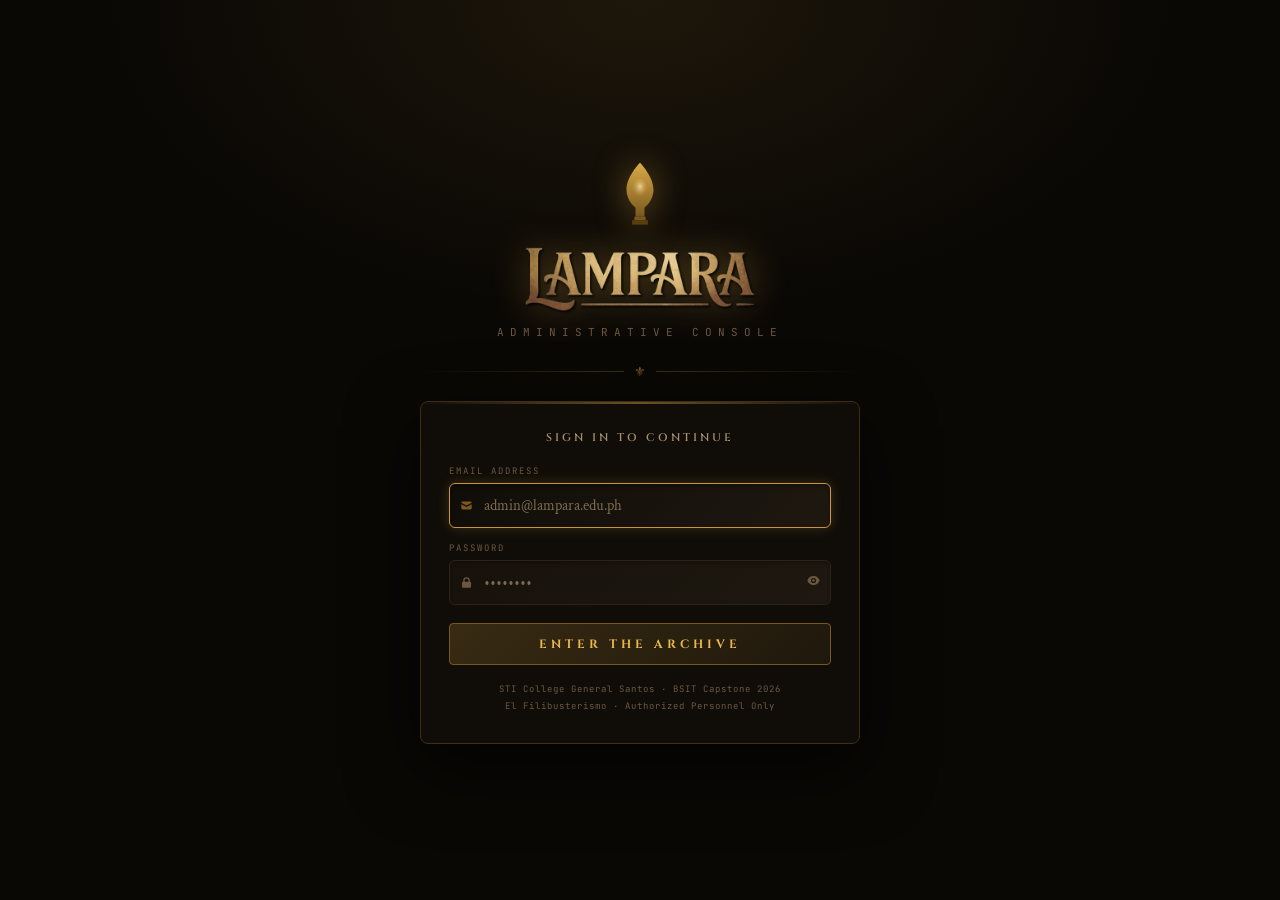
<file: admin-portal.html>
<!DOCTYPE html>
<html lang="en">

<head>
  <meta charset="UTF-8">
  <meta name="viewport" content="width=device-width, initial-scale=1.0">
  <title>LAMPARA — Admin Panel</title>
  <link rel="icon" type="image/png" href="assets/images/Lampara_logo.png">
  <link
    href="https://fonts.googleapis.com/css2?family=Cinzel:wght@400;600;700;900&family=Crimson+Text:ital,wght@0,400;0,600;1,400&family=JetBrains+Mono:wght@400;500&display=swap"
    rel="stylesheet">
  <link rel="stylesheet" href="Lampara.css">
</head>

<body>

  <!-- Mobile Menu Toggle Button -->
  <button class="mobile-menu-toggle" id="mobile-menu-btn" onclick="toggleMobileMenu()"
    aria-label="Toggle navigation menu">
    <svg width="20" height="20" viewBox="0 0 20 20" fill="currentColor">
      <path id="menu-icon-path" fill-rule="evenodd"
        d="M3 5a1 1 0 011-1h12a1 1 0 110 2H4a1 1 0 01-1-1zM3 10a1 1 0 011-1h12a1 1 0 110 2H4a1 1 0 01-1-1zM3 15a1 1 0 011-1h12a1 1 0 110 2H4a1 1 0 01-1-1z"
        clip-rule="evenodd" />
    </svg>
  </button>

  <!-- Mobile Overlay -->
  <div class="mobile-overlay" id="mobile-overlay" onclick="closeMobileMenu()"></div>

  <div id="ls">
    <div class="lc">

      <div class="lbrand">
        <div class="lbrand-row">
          <svg class="llamp" viewBox="0 0 64 64" fill="none">
            <path d="M32 6C32 6 20 18 20 30C20 36.6 23.6 42.4 28 46V54H36V46C40.4 42.4 44 36.6 44 30C44 18 32 6 32 6Z"
              fill="url(#lg1)" opacity="0.92" />
            <ellipse cx="32" cy="29" rx="7" ry="9" fill="url(#lg2)" opacity="0.65" />
            <path d="M27 54H37V57H27V54Z" fill="#7a5820" />
            <path d="M25 57H39V61H25V57Z" fill="#5a3e10" />
            <defs>
              <linearGradient id="lg1" x1="32" y1="6" x2="32" y2="57" gradientUnits="userSpaceOnUse">
                <stop offset="0%" stop-color="#e8b84b" />
                <stop offset="100%" stop-color="#7a5820" />
              </linearGradient>
              <radialGradient id="lg2" cx="50%" cy="40%">
                <stop offset="0%" stop-color="#fff8e8" />
                <stop offset="100%" stop-color="#f0a832" stop-opacity="0" />
              </radialGradient>
            </defs>
          </svg>
          <div class="lbrand-logo-wrap">
            <img src="assets/images/Lampara.png" alt="Lampara" class="lbrand-logo">
          </div>
        </div>
        <div class="lsub">Administrative Console</div>
      </div>

      <div class="ldiv">
        <div class="ldl a"></div>
        <div class="ldsym">⚜</div>
        <div class="ldl b"></div>
      </div>

      <div class="lcard">
        <div class="lct">SIGN IN TO CONTINUE</div>

        <div class="fld">
          <label class="flbl">Email Address</label>
          <div class="fwrap">
            <svg class="fico" width="13" height="13" viewBox="0 0 20 20" fill="currentColor">
              <path d="M2.003 5.884L10 9.882l7.997-3.998A2 2 0 0016 4H4a2 2 0 00-1.997 1.884z" />
              <path d="M18 8.118l-8 4-8-4V14a2 2 0 002 2h12a2 2 0 002-2V8.118z" />
            </svg>
            <input id="lemail" class="finp" type="email" placeholder="admin@lampara.edu.ph">
          </div>
          <div class="ferr" id="eerr">Please enter a valid email.</div>
        </div>

        <div class="fld">
          <label class="flbl">Password</label>
          <div class="fwrap">
            <svg class="fico" width="13" height="13" viewBox="0 0 20 20" fill="currentColor">
              <path fill-rule="evenodd"
                d="M5 9V7a5 5 0 0110 0v2a2 2 0 012 2v5a2 2 0 01-2 2H5a2 2 0 01-2-2v-5a2 2 0 012-2zm8-2v2H7V7a3 3 0 016 0z"
                clip-rule="evenodd" />
            </svg>
            <input id="lpass" class="finp" type="password" placeholder="••••••••">
            <button class="feye" onclick="togglePw()">
              <svg id="eyeico" width="13" height="13" viewBox="0 0 20 20" fill="currentColor">
                <path d="M10 12a2 2 0 100-4 2 2 0 000 4z" />
                <path fill-rule="evenodd"
                  d="M.458 10C1.732 5.943 5.522 3 10 3s8.268 2.943 9.542 7c-1.274 4.057-5.064 7-9.542 7S1.732 14.057.458 10zM14 10a4 4 0 11-8 0 4 4 0 018 0z"
                  clip-rule="evenodd" />
              </svg>
            </button>
          </div>
          <div class="ferr" id="perr">Incorrect password.</div>
        </div>

        <div class="ferr" id="gerr" style="margin-bottom:8px">Invalid credentials. Please try again.</div>

        <button class="lbtn" id="lbtn" onclick="doLogin()">
          <span class="bst">ENTER THE ARCHIVE</span>
          <div class="bsp"></div>
        </button>

        <div class="lfoot">
          STI College General Santos · BSIT Capstone 2026<br>
          El Filibusterismo · Authorized Personnel Only
        </div>
      </div>

    </div>
  </div>


  <div id="app">

    <aside class="sb">
      <div class="sbb">
        <div class="sbr">
          <div class="sbli">
            <svg viewBox="0 0 36 36" fill="none">
              <path d="M18 4C18 4 12 10 12 17C12 20.3 13.8 23.2 16 25V30H20V25C22.2 23.2 24 20.3 24 17C24 10 18 4 18 4Z"
                fill="url(#sg1)" opacity="0.9" />
              <path d="M15 30H21V32H15V30Z" fill="#7a5820" />
              <path d="M14 32H22V34H14V32Z" fill="#5a3e10" />
              <ellipse cx="18" cy="16" rx="4" ry="5" fill="url(#sg2)" opacity="0.65" />
              <defs>
                <linearGradient id="sg1" x1="18" y1="4" x2="18" y2="32" gradientUnits="userSpaceOnUse">
                  <stop offset="0%" stop-color="#e8b84b" />
                  <stop offset="100%" stop-color="#7a5820" />
                </linearGradient>
                <radialGradient id="sg2" cx="50%" cy="50%">
                  <stop offset="0%" stop-color="#fff7e0" />
                  <stop offset="100%" stop-color="#f0a832" stop-opacity="0" />
                </radialGradient>
              </defs>
            </svg>
          </div>
          <div class="sbli sbli-logo-wrap">
            <img src="assets/images/Lampara.png" alt="Lampara" class="sbli-logo">
          </div>
        </div>
        <div class="sbs">Admin Console</div>
      </div>

      <div class="sbadg">
        <div class="sbav" id="sbav" style="background:linear-gradient(135deg,#7a5820,#c9953a);color:#0a0805">
          SA<div class="odot"></div>
        </div>
        <div class="sbin">
          <div class="sbname" id="sbname">Super Admin</div>
          <span class="rp rp-sa" id="sbrole">⚜ SUPER ADMIN</span>
        </div>
        <button class="lout" onclick="doLogout()" title="Sign out">
          <svg width="11" height="11" viewBox="0 0 20 20" fill="currentColor">
            <path fill-rule="evenodd"
              d="M3 3a1 1 0 00-1 1v12a1 1 0 102 0V4a1 1 0 00-1-1zm10.293 9.293a1 1 0 001.414 1.414l3-3a1 1 0 000-1.414l-3-3a1 1 0 10-1.414 1.414L14.586 9H7a1 1 0 100 2h7.586l-1.293 1.293z"
              clip-rule="evenodd" />
          </svg>
        </button>
      </div>

      <div class="nvsec">
        <div class="nvlbl">Overview</div>
        <div class="ni active" id="ni-db" onclick="sp('db',this)">
          <svg class="nic" viewBox="0 0 24 24" fill="none" stroke="currentColor" stroke-width="1.8" stroke-linecap="round" stroke-linejoin="round" aria-hidden="true"><path d="M5 4h4a1 1 0 0 1 1 1v6a1 1 0 0 1 -1 1h-4a1 1 0 0 1 -1 -1v-6a1 1 0 0 1 1 -1" /><path d="M5 16h4a1 1 0 0 1 1 1v2a1 1 0 0 1 -1 1h-4a1 1 0 0 1 -1 -1v-2a1 1 0 0 1 1 -1" /><path d="M15 12h4a1 1 0 0 1 1 1v6a1 1 0 0 1 -1 1h-4a1 1 0 0 1 -1 -1v-6a1 1 0 0 1 1 -1" /><path d="M15 4h4a1 1 0 0 1 1 1v2a1 1 0 0 1 -1 1h-4a1 1 0 0 1 -1 -1v-2a1 1 0 0 1 1 -1" /></svg>
          <span class="nt">Dashboard</span>
        </div>
      </div>

      <div class="nvsec">
        <div class="nvlbl">Players</div>
        <div class="ni" id="ni-pl" onclick="sp('pl',this)">
          <svg class="nic" viewBox="0 0 24 24" fill="none" stroke="currentColor" stroke-width="1.8" stroke-linecap="round" stroke-linejoin="round" aria-hidden="true"><path d="M5 7a4 4 0 1 0 8 0a4 4 0 1 0 -8 0" /><path d="M3 21v-2a4 4 0 0 1 4 -4h4a4 4 0 0 1 4 4v2" /><path d="M16 3.13a4 4 0 0 1 0 7.75" /><path d="M21 21v-2a4 4 0 0 0 -3 -3.85" /></svg>
          <span class="nt">Player Management</span>
        </div>
        <div class="ni" id="ni-vr" onclick="sp('vr',this)">
          <svg class="nic" viewBox="0 0 24 24" fill="none" stroke="currentColor" stroke-width="1.8" stroke-linecap="round" stroke-linejoin="round" aria-hidden="true"><path d="M5 7.2a2.2 2.2 0 0 1 2.2 -2.2h1a2.2 2.2 0 0 0 1.55 -.64l.7 -.7a2.2 2.2 0 0 1 3.12 0l.7 .7c.412 .41 .97 .64 1.55 .64h1a2.2 2.2 0 0 1 2.2 2.2v1c0 .58 .23 1.138 .64 1.55l.7 .7a2.2 2.2 0 0 1 0 3.12l-.7 .7a2.2 2.2 0 0 0 -.64 1.55v1a2.2 2.2 0 0 1 -2.2 2.2h-1a2.2 2.2 0 0 0 -1.55 .64l-.7 .7a2.2 2.2 0 0 1 -3.12 0l-.7 -.7a2.2 2.2 0 0 0 -1.55 -.64h-1a2.2 2.2 0 0 1 -2.2 -2.2v-1a2.2 2.2 0 0 0 -.64 -1.55l-.7 -.7a2.2 2.2 0 0 1 0 -3.12l.7 -.7a2.2 2.2 0 0 0 .64 -1.55v-1" /><path d="M9 12l2 2l4 -4" /></svg>
          <span class="nt">Verification &amp; Approval</span>
        </div>
      </div>

      <div class="nvsec">
        <div class="nvlbl">Game Content</div>
        <div class="ni" id="ni-qt" onclick="sp('qt',this)">
          <svg class="nic" viewBox="0 0 24 24" fill="none" stroke="currentColor" stroke-width="1.8" stroke-linecap="round" stroke-linejoin="round" aria-hidden="true"><path d="M3 19a9 9 0 0 1 9 0a9 9 0 0 1 9 0" /><path d="M3 6a9 9 0 0 1 9 0a9 9 0 0 1 9 0" /><path d="M3 6l0 13" /><path d="M12 6l0 13" /><path d="M21 6l0 13" /></svg>
          <span class="nt-group">
            <span class="nt">Game Management</span>
            <span class="nt-sub">Quests · Game settings</span>
          </span>
          <span class="nb gold" id="nb-qt">--</span>
        </div>
      </div>

      <div class="nvsec">
        <div class="nvlbl">Ranking</div>
        <div class="ni" id="ni-lb" onclick="sp('lb',this)">
          <svg class="nic" viewBox="0 0 24 24" fill="none" stroke="currentColor" stroke-width="1.8" stroke-linecap="round" stroke-linejoin="round" aria-hidden="true"><path d="M8 21l8 0" /><path d="M12 17l0 4" /><path d="M7 4l10 0" /><path d="M17 4v8a5 5 0 0 1 -10 0v-8" /><path d="M3 9a2 2 0 1 0 4 0a2 2 0 1 0 -4 0" /><path d="M17 9a2 2 0 1 0 4 0a2 2 0 1 0 -4 0" /></svg>
          <span class="nt">Player Leaderboard</span>
        </div>
      </div>

      <div class="nvsec" id="nslogs">
        <div class="nvlbl">Reports</div>
        <div class="ni" id="ni-lg" onclick="sp('lg',this)">
          <svg class="nic" viewBox="0 0 24 24" fill="none" stroke="currentColor" stroke-width="1.8" stroke-linecap="round" stroke-linejoin="round" aria-hidden="true"><path d="M9 6l11 0" /><path d="M9 12l11 0" /><path d="M9 18l11 0" /><path d="M5 6l0 .01" /><path d="M5 12l0 .01" /><path d="M5 18l0 .01" /></svg>
          <span class="nt">Activity Logs</span>
        </div>
      </div>

      <div class="sbfoot">
        <div class="srv" id="srv-status" data-state="checking" title="Checking server">
          <span class="srv-dot" aria-hidden="true"></span>
          <span class="srv-text" id="srv-text">Checking server…</span>
          <span class="sr-only" id="srv-live" aria-live="polite"></span>
        </div>
        <div class="sbver"><span class="ver-chip">v0.9.0-beta</span> Sep 2026</div>
        El Filibusterismo Module<br>
        BSIT Capstone · STI College GenSan
      </div>
    </aside>

    <div class="main">

      <div class="topbar">
        <div class="tbtit" id="tbtit">DASHBOARD OVERVIEW</div>
        <div class="tbsrch">
          <svg width="11" height="11" viewBox="0 0 20 20" fill="currentColor">
            <path fill-rule="evenodd"
              d="M8 4a4 4 0 100 8 4 4 0 000-8zM2 8a6 6 0 1110.89 3.476l4.817 4.817a1 1 0 01-1.414 1.414l-4.816-4.816A6 6 0 012 8z"
              clip-rule="evenodd" />
          </svg>
          <input type="search" id="topbar-search" placeholder="Search this page..." aria-label="Search this page">
        </div>

        <div class="nf-wrap" id="notif-wrap">
          <button type="button" class="tbbtn" id="notif-bell" title="Notifications" aria-label="Notifications"
            aria-haspopup="true" aria-expanded="false" aria-controls="notif-box">
            <svg width="13" height="13" viewBox="0 0 20 20" fill="currentColor" aria-hidden="true">
              <path
                d="M10 2a6 6 0 00-6 6v3.586l-.707.707A1 1 0 004 14h12a1 1 0 00.707-1.707L16 11.586V8a6 6 0 00-6-6zM10 18a3 3 0 01-3-3h6a3 3 0 01-3 3z" />
            </svg>
            <span class="nf-badge" id="notif-badge" aria-hidden="true" style="display: none;">0</span>
          </button>
          <!-- Notifications box: pending sign-ups and new players (adminNotifications.js) -->
          <div class="nf-box" id="notif-box" role="region" aria-label="Notifications" aria-hidden="true"></div>
        </div>

      </div>

      <div class="content">

        <div class="panel active" id="panel-db">
          <div class="srow">
            <div class="sc">
              <div class="slbl">Total Players</div>
              <div class="sval" id="stat-total-players">0</div>
              <div class="ssub" id="stat-weekly-players">All registered</div>
              <div class="sico"><svg width="26" height="26" viewBox="0 0 20 20" fill="currentColor">
                  <path d="M13 6a3 3 0 11-6 0 3 3 0 016 0zM18 8a2 2 0 11-4 0 2 2 0 014 0zM14 15a4 4 0 00-8 0v1h8v-1z" />
                </svg></div>
            </div>
            <div class="sc">
              <div class="slbl">Pending</div>
              <div class="sval" id="stat-pending-approvals" style="color:#e8b84b">0</div>
              <div class="ssub">Awaiting review</div>
            </div>
            <div class="sc">
              <div class="slbl">Active Sessions</div>
              <div class="sval" id="stat-active-sessions" style="color:#6dba85">0</div>
              <div class="ssub">Currently playing</div>
            </div>
            <div class="sc">
              <div class="slbl">Chapters Live</div>
              <div class="sval" id="stat-chapters-live">--<span style="font-size:12px;color:var(--td)">/--</span></div>
              <div class="ssub">El Filibusterismo</div>
            </div>
          </div>
          <div class="shdr">
            <h2>RECENT ACTIVITY</h2>
            <div class="orn"></div>
          </div>
          <div class="tw">
            <div class="tb">
              <div class="tbtt">Latest Players</div>
              <button class="fb active">All</button>
              <button class="fb">Active</button>
              <button class="fb">Pending</button>
            </div>
            <table>
              <thead>
                <tr>
                  <th>Player</th>
                  <th>Email</th>
                  <th>Status</th>
                  <th>Chapter</th>
                  <th>Suspicion</th>
                  <th>Actions</th>
                </tr>
              </thead>
              <tbody id="db-ptbody"> </tbody>
            </table>
          </div>
          <div class="shdr" style="margin-top: 2rem;">
            <h2>QUEST DIFFICULTY RANKING</h2>
            <div class="orn"></div>
          </div>
          <div class="qd-grid">
            <!-- LEFT: Quest progress (quests.js renderQuestProgress) -->
            <section class="qd-card" aria-labelledby="qd-progress-title">
              <p class="qd-title" id="qd-progress-title">QUEST PROGRESS</p>
              <div class="qd-sub">Every sub-quest a player has started</div>
              <div class="qd-hero"><b id="qd-attempts">—</b><span id="qd-attempts-sub">attempts</span></div>
              <div class="qd-stack" id="qd-stack" role="img" aria-label="Quest attempts by status"></div>
              <div class="qd-legend" id="qd-legend"></div>
              <div class="qd-div"></div>
              <div class="qd-go">
                <div><b id="qd-gameovers">—</b><span class="qd-lab">GAME-OVERS</span></div>
                <div><b id="qd-rate">—</b><span class="qd-lab">PER ATTEMPT</span></div>
              </div>
              <div class="qd-div"></div>
              <div class="qd-lab qd-lab-head">ATTEMPTS BY MAIN QUEST</div>
              <div id="qd-mq"></div>
            </section>
            <!-- RIGHT: Hardest quests (quests.js renderHardestQuests) -->
            <section class="qd-card qd-hard" aria-labelledby="qd-hard-title">
              <div class="qd-hard-head">
                <div>
                  <p class="qd-title" id="qd-hard-title">HARDEST QUESTS</p>
                  <div class="qd-sub" id="qd-hard-sub">Top 5 sub-quests by total game-overs</div>
                </div>
                <div class="qd-tools">
                  <div class="qd-toggle" role="group" aria-label="Measure">
                    <button type="button" id="qd-mode-total" aria-pressed="true" onclick="setHardestQuestsMode('total')">TOTAL</button>
                    <button type="button" id="qd-mode-rate" aria-pressed="false" onclick="setHardestQuestsMode('rate')">PER ATTEMPT</button>
                  </div>
                  <button type="button" class="qd-refresh" onclick="fetchAndRenderQuestStats()">REFRESH</button>
                </div>
              </div>
              <div id="qd-rows" class="qd-rows"></div>
              <div class="qd-note">Hover a quest for attempts and completions.</div>
              <div class="qd-tip" id="qd-tip" role="tooltip"></div>
            </section>
          </div>
        </div>

        <div class="panel" id="panel-pl">
          <div class="srow" style="grid-template-columns:repeat(3,1fr)">
            <div class="sc">
              <div class="slbl">Total Enrolled</div>
              <div class="sval" id="stat-pl-total">0</div>
              <div class="ssub">All registered</div>
            </div>
            <div class="sc">
              <div class="slbl">Active</div>
              <div class="sval" id="stat-pl-active" style="color:#6dba85">0</div>
              <div class="ssub">Approved accounts</div>
            </div>
            <div class="sc">
              <div class="slbl">Suspended</div>
              <div class="sval" id="stat-pl-susp" style="color:#e06060">0</div>
              <div class="ssub">Cover blown (100pts)</div>
            </div>
          </div>
          <div class="shdr">
            <h2>ALL PLAYERS</h2>
            <div class="orn"></div>
          </div>
          <div class="tw">
            <div class="tb">
              <div class="tbtt">Player Registry</div>
              <button class="fb active">All</button>
              <button class="fb">Active</button>
              <button class="fb">Suspended</button>
              <button class="fb">Pending</button>
              <!-- Not class "fb": ui.js wires every .fb in this toolbar up as a filter. -->
              <button class="ab abv" style="margin-left: auto;" onclick="refreshPlayerRegistry(this)">REFRESH</button>
            </div>
            <table>
              <thead>
                <tr>
                  <th>Player</th>
                  <th>Email</th>
                  <th>Status</th>
                  <th>Progress</th>
                  <th>Current Quest</th>
                  <th>Artifacts</th>
                  <th>Suspicion</th>
                  <th>Fails</th>
                  <th>Actions</th>
                </tr>
              </thead>
              <tbody id="ptbody">
              </tbody>
            </table>
          </div>
        </div>

        <!-- PENDING APPROVALS PANEL - UPDATED (DYNAMIC) -->
        <div class="panel" id="panel-vr">
          <div class="shdr">
            <h2>PENDING APPROVALS</h2>
            <div class="orn"></div>
            <span class="nb" id="pending-count">0 PENDING</span>
          </div>
          <div class="tw">
            <div class="tb">
              <div class="tbtt">Registration Queue</div>
            </div>
            <table>
              <thead>
                <tr>
                  <th>Applicant</th>
                  <th>Email ID</th>
                  <th>Email</th>
                  <th>Birthdate</th>
                  <th>Username</th>
                  <th>Submitted</th>
                  <th>Actions</th>
                </tr>
              </thead>
              <tbody id="pending-tbody">
                <!-- Dynamically populated -->
              </tbody>
            </table>
          </div>

          <div class="shdr">
            <h2>RECENTLY PROCESSED</h2>
            <div class="orn"></div>
          </div>
          <div class="tw">
            <table>
              <thead>
                <tr>
                  <th>Player</th>
                  <th>Result</th>
                  <th>Processed</th>
                  <th>By</th>
                </tr>
              </thead>
              <tbody id="processed-tbody">
                <!-- Dynamically populated -->
              </tbody>
            </table>
          </div>
        </div>

        <div class="panel" id="panel-qt">
          <div class="shdr">
            <h2>EL FILIBUSTERISMO — QUEST HIERARCHY</h2>
            <div class="orn"></div><span class="chap-stat-lbl" id="stat-qt-chap"></span>
            <button type="button" class="qh-settings-btn" id="gs-open-btn" aria-expanded="false" aria-controls="gs-drawer">⚙ GAME SETTINGS</button>
            <button class="fb" onclick="importDialogues()"
              style="font-size:9px;padding:3px 10px;letter-spacing:2px;">IMPORT DIALOGUES</button>
          </div>

          <div class="toast" id="import-toast"
            style="display:none;position:fixed;bottom:20px;right:20px;padding:12px 20px;background:#1A1511;border:1px solid rgba(201,149,58,0.3);border-radius:6px;z-index:9999;font-family:'JetBrains Mono',monospace;font-size:12px;color:#f0d090;">
            <span id="import-toast-msg"></span>
          </div>

          <!-- Quest hierarchy: sub-quests at the bottom join upward to Main Quest 7 (rendered by quests.js) -->
          <div class="qh-wrap" id="qh-wrap">
            <div class="qh-stage" id="qh-stage">
              <div class="qh-summary" id="qh-summary" aria-live="polite"></div>
              <div class="qh-scroll">
                <svg id="qh-svg" class="qh-svg" viewBox="0 0 1100 590" role="group"
                  aria-label="Quest hierarchy: sub-quests at the bottom join upward to Main Quest 7">
                  <defs>
                    <marker id="qh-arrow" viewBox="0 0 10 10" refX="8" refY="5" markerWidth="7" markerHeight="7" orient="auto">
                      <path d="M2 1L8 5L2 9" fill="none" stroke="#7a5820" stroke-width="1.6" />
                    </marker>
                    <marker id="qh-arrow-lit" viewBox="0 0 10 10" refX="8" refY="5" markerWidth="7" markerHeight="7" orient="auto">
                      <path d="M2 1L8 5L2 9" fill="none" stroke="#e8b84b" stroke-width="1.8" />
                    </marker>
                    <radialGradient id="qh-glow">
                      <stop offset="0%" stop-color="#e8b84b" stop-opacity="0.30" />
                      <stop offset="55%" stop-color="#c9953a" stop-opacity="0.08" />
                      <stop offset="100%" stop-color="#c9953a" stop-opacity="0" />
                    </radialGradient>
                  </defs>
                  <circle id="qh-lamp" class="qh-lamp" cx="550" cy="300" r="120" fill="url(#qh-glow)" />
                  <g id="qh-edges"></g>
                  <g id="qh-nodes"></g>
                </svg>
              </div>
              <div class="qh-legend">
                <span><i class="qh-key"></i>Sub-quest</span>
                <span><i class="qh-key qh-key-mq"></i>Main quest</span>
                <span><i class="qh-key qh-key-players"></i>Players on it now</span>
                <span class="qh-legend-hint">Click a box for details</span>
              </div>
            </div>
            <div class="qh-veil" id="qh-veil" onclick="closeQuestDetails()"></div>
            <div class="qh-box" id="qh-box" role="dialog" aria-modal="true" aria-labelledby="qh-box-title" aria-hidden="true">
              <div class="qh-face" id="qh-face"></div>
            </div>
          </div>

          <!-- Game settings drawer (gameConfig.js): the suspicion meter configuration, opened by ⚙ GAME SETTINGS -->
          <div class="gs-veil" id="gs-veil" onclick="closeGameSettings()"></div>
          <aside class="gs-drawer" id="gs-drawer" role="dialog" aria-modal="true" aria-labelledby="gs-drawer-title" aria-hidden="true">
            <div class="gs-drawer-head">
              <div>
                <div class="gs-eyebrow">GAME SETTINGS</div>
                <div class="gs-section-title" id="gs-drawer-title">
                  <svg width="16" height="16" viewBox="0 0 20 20" fill="currentColor" style="color:var(--goldl)" aria-hidden="true">
                    <path fill-rule="evenodd"
                      d="M10 18a8 8 0 100-16 8 8 0 000 16zm1-12a1 1 0 10-2 0v4a1 1 0 00.293.707l2.828 2.829a1 1 0 101.415-1.415L11 9.586V6z"
                      clip-rule="evenodd" />
                  </svg>
                  SUSPICION METER CONFIGURATION
                </div>
              </div>
              <button type="button" class="gs-close" aria-label="Close game settings" onclick="closeGameSettings()">✕</button>
            </div>

            <div class="gs-section">
              <div class="gs-desc">Configure how the suspicion meter behaves during dialogue encounters in the game.</div>

              <div class="gs-grid" id="gs-grid">
                <!-- Populated by gameConfig.js -->
              </div>

              <div class="gs-actions">
                <button class="gs-save-btn" id="gs-save-btn" onclick="saveGameConfig()">
                  <svg width="12" height="12" viewBox="0 0 20 20" fill="currentColor" aria-hidden="true">
                    <path
                      d="M16.707 5.293a1 1 0 010 1.414l-8 8a1 1 0 01-1.414 0l-4-4a1 1 0 011.414-1.414L8 12.586l7.293-7.293a1 1 0 011.414 0z" />
                  </svg>
                  SAVE CONFIGURATION
                </button>
                <button class="gs-reset-btn" onclick="resetGameConfig()">
                  RESET TO DEFAULTS
                </button>
              </div>
            </div>
          </aside>
        </div>

        <!-- PLAYER LEADERBOARD PANEL -->
        <div class="panel" id="panel-lb">
          <div class="shdr">
            <h2>PLAYER LEADERBOARD</h2>
            <div class="orn"></div>
          </div>

          <div class="gs-section">
            <div class="gs-section-title">
              <svg width="16" height="16" viewBox="0 0 20 20" fill="currentColor" style="color:var(--goldl)">
                <path fill-rule="evenodd"
                  d="M5 2a1 1 0 011 1v1h1a1 1 0 010 2H6v1a1 1 0 11-2 0V6H3a1 1 0 010-2h1V3a1 1 0 011-1zm0 10a1 1 0 011 1v1h1a1 1 0 110 2H6v1a1 1 0 11-2 0v-1H3a1 1 0 110-2h1v-1a1 1 0 011-1zm9-10a1 1 0 01.894.553l3 6a1 1 0 01-1.788.894L15 5.118V13a1 1 0 11-2 0V5.118l-1.106 2.329a1 1 0 11-1.788-.894l3-6a1 1 0 01.894-.553zM8.414 13a1 1 0 110 1.414l-2 2a1 1 0 11-1.414-1.414L7 13H5a1 1 0 110-2h4a1 1 0 011 1v4a1 1 0 11-2 0v-2h1.414z"
                  clip-rule="evenodd" />
              </svg>
              PLAYER LEADERBOARD
            </div>
            <div class="gs-desc">Rankings based on quest progress — players with fewer failed dialogue choices rank
              higher at equal progress.</div>

            <!-- Leaderboard Table -->
            <div class="tw" style="margin-top: 1.5rem;">
              <div class="tb">
                <div class="tbtt">Player Rankings</div>
                <button class="fb active" onclick="updateLeaderboard()">REFRESH</button>
              </div>
              <table id="lb-table">
                <thead>
                  <tr>
                    <th style="width: 60px;">RANK</th>
                    <th>PLAYER NAME</th>
                    <th>PROGRESS</th>
                    <th style="width: 80px;">FAIL #</th>
                    <th style="width: 100px;">QUESTS DONE</th>
                    <th style="width: 90px;">ARTIFACTS</th>
                    <th style="width: 100px;">STATUS</th>
                  </tr>
                </thead>
                <tbody id="lb-tbody">
                  <!-- Dynamically populated by JavaScript -->
                </tbody>
              </table>
            </div>

            <!-- Leaderboard Stats -->
            <div class="lb-stats"
              style="margin-top: 1.5rem; display: grid; grid-template-columns: repeat(3, 1fr); gap: 1rem;">
              <div class="sc">
                <div class="slbl">Total Players Ranked</div>
                <div class="sval" id="lb-stat-total">0</div>
              </div>
              <div class="sc">
                <div class="slbl">Average Progress</div>
                <div class="sval" id="lb-stat-avg">0%</div>
              </div>
              <div class="sc">
                <div class="slbl">Top Performer</div>
                <div class="sval" id="lb-stat-top">—</div>
              </div>
            </div>
          </div>
        </div>

        <div class="panel" id="panel-lg">
          <div class="shdr">
            <h2>ACTIVITY LOGS</h2>
            <div class="orn"></div>
          </div>
          <div class="tw">
            <div class="tb">
              <div class="tbtt">System Event Log</div>
              <button class="fb active">All</button>
              <button class="fb">Players</button>
            </div>
            <table>
              <thead>
                <tr>
                  <th>Timestamp</th>
                  <th>Admin</th>
                  <th>Action</th>
                  <th>Target</th>
                </tr>
              </thead>
              <tbody id="logtb">
              </tbody>
            </table>
          </div>
        </div>

      </div>
    </div>
  </div>
  <div class="mov" id="mov-pl">
    <div class="modal">
      <div class="mhdr">
        <div class="mtit" id="pmtit">PLAYER PROFILE</div>
        <button class="mx" onclick="closeM('mov-pl')">✕</button>
      </div>
      <div class="mbdy">
        <div class="mgrid">
          <div class="mfld">
            <div class="mll">Full Name</div>
            <div class="mvl" id="pm-n">—</div>
          </div>
          <div class="mfld">
            <div class="mll">Player ID</div>
            <div class="mvl mono" id="pm-i">—</div>
          </div>
          <div class="mfld">
            <div class="mll">Email</div>
            <div class="mvl" id="pm-s">—</div>
          </div>
          <div class="mfld">
            <div class="mll">Birthdate</div>
            <div class="mvl" id="pm-a">—</div>
          </div>
          <div class="mfld">
            <div class="mll">Status</div>
            <div class="mvl" id="pm-st">—</div>
          </div>
          <div class="mfld">
            <div class="mll">Current Chapter</div>
            <div class="mvl" id="pm-c">—</div>
          </div>
          <div class="mfld">
            <div class="mll">Suspicion Score</div>
            <div class="mvl mono" id="pm-su">—</div>
          </div>
          <div class="mfld">
            <div class="mll">Current Quest</div>
            <div class="mvl" id="pm-cd">—</div>
          </div>
          <div class="mfld">
            <div class="mll">Game-Overs</div>
            <div class="mvl mono" id="pm-fl">—</div>
          </div>
          <div class="mfld">
            <div class="mll">Quests Completed</div>
            <div class="mvl mono" id="pm-qc">—</div>
          </div>
        </div>
        <div class="mfld" style="margin-top: 14px;">
          <div class="mll">Artifacts Collected <span id="pm-art-sum" class="mono" style="margin-left: 6px;">—</span></div>
          <div id="pm-art-list" style="display: grid; grid-template-columns: repeat(2, minmax(0, 1fr)); gap: 4px 12px; margin-top: 8px; max-height: 190px; overflow-y: auto;"></div>
        </div>
        <div class="macts">
          <button class="mbtn mbok" id="pm-reinstate" onclick="setProfileStatus('active', 'Reinstated')">REINSTATE</button>
          <button class="mbtn mbbad" id="pm-suspend" onclick="setProfileStatus('banned', 'Suspended')">SUSPEND</button>
        </div>
      </div>
    </div>
  </div>


  <!-- DIALOGUE EDITOR MODAL -->
  <div class="mov" id="mov-dialogue">
    <div class="modal modal-wide">
      <div class="mhdr">
        <div class="mtit" id="dlg-mtit">DIALOGUE EDITOR</div>
        <button class="mx" onclick="closeM('mov-dialogue')">✕</button>
      </div>
      <div class="mbdy">
        <div class="dlg-quest-info" id="dlg-quest-info"></div>
        <div class="dlg-list" id="dlg-list">
          <!-- Dialogue entries populated by JS -->
        </div>
        <button class="dlg-add-btn" id="dlg-add-btn" onclick="addNewDialogue()">
          <svg width="12" height="12" viewBox="0 0 20 20" fill="currentColor">
            <path fill-rule="evenodd"
              d="M10 5a1 1 0 011 1v3h3a1 1 0 110 2h-3v3a1 1 0 11-2 0v-3H6a1 1 0 110-2h3V6a1 1 0 011-1z"
              clip-rule="evenodd" />
          </svg>
          ADD DIALOGUE LINE
        </button>
      </div>
    </div>
  </div>

  <div class="tc" id="tc"></div>

  <!-- Core Modules -->
  <script src="src/core/config.js"></script>
  <script src="src/core/utils.js"></script>
  <script src="src/core/api.js"></script>

  <!-- Feature Modules -->
  <script src="src/modules/auth.js"></script>
  <script src="src/modules/players.js"></script>
  <script src="src/modules/quests.js"></script>
  <script src="src/modules/gameConfig.js"></script>
  <script src="src/modules/leaderboard.js"></script>
  <script src="src/modules/logs.js"></script>
  <script src="src/modules/ui.js"></script>
  <script src="src/modules/adminNotifications.js"></script>
  <script src="src/modules/serverStatus.js"></script>

  <!-- Entry Point -->
  <script src="Lampara.js"></script>

</body>

</html>
</file>
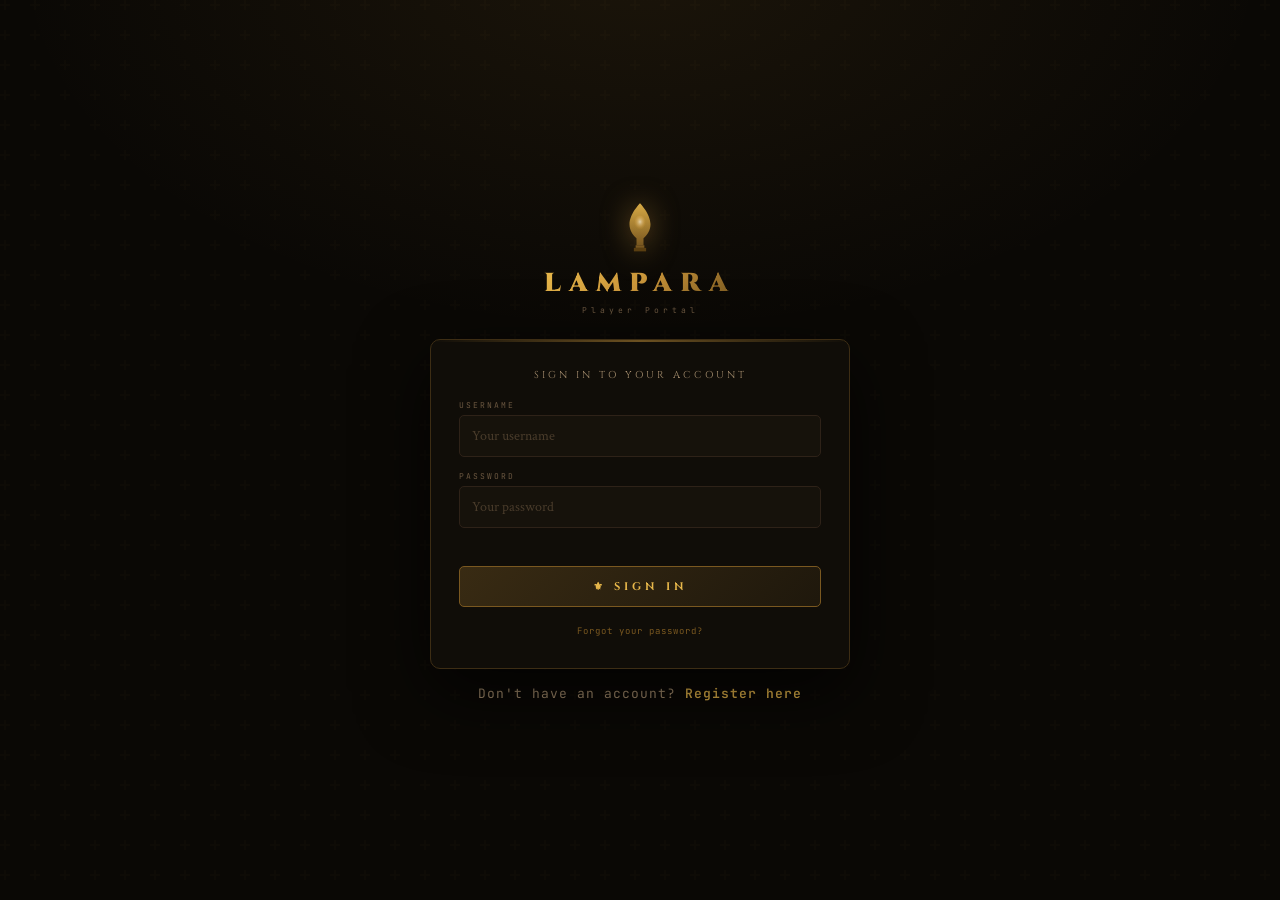
<file: player-portal.html>
<!DOCTYPE html>
<html lang="en">

<head>
  <meta charset="UTF-8">
  <meta name="viewport" content="width=device-width, initial-scale=1.0">
  <title>LAMPARA — Player Portal</title>
  <link rel="icon" type="image/png" href="assets/images/Lampara_logo.png">
  <meta name="description" content="View your quest progression and profile in the Lampara archive.">
  <link
    href="https://fonts.googleapis.com/css2?family=Cinzel:wght@400;600;700;900&family=Crimson+Text:ital,wght@0,400;0,600;1,400&family=JetBrains+Mono:wght@400;500&display=swap"
    rel="stylesheet">
  <style>
    :root {
      --bg: #0a0805;
      --bgp: #100d08;
      --bgc: #16120b;
      --bgh: #1e1810;
      --gold: #c9953a;
      --goldl: #e8b84b;
      --goldd: #7a5820;
      --gok: #2d6a3f;
      --crim: #8b2020;
      --tp: #e8dcc8;
      --ts: #a89070;
      --td: #6b5740;
      --bdr: #2e2218;
      --bdrg: #3d2d14;
    }

    *,
    *::before,
    *::after {
      box-sizing: border-box;
      margin: 0;
      padding: 0;
    }

    body {
      font-family: 'Crimson Text', Georgia, serif;
      background: var(--bg);
      color: var(--tp);
      min-height: 100vh;
      background-image: radial-gradient(ellipse 70% 60% at 50% -5%, rgba(201, 149, 58, .09) 0%, transparent 70%),
        url("data:image/svg+xml,%3Csvg width='60' height='60' viewBox='0 0 60 60' xmlns='http://www.w3.org/2000/svg'%3E%3Cg fill='none' fill-rule='evenodd'%3E%3Cg fill='%23c9953a' fill-opacity='0.02'%3E%3Cpath d='M36 34v-4h-2v4h-4v2h4v4h2v-4h4v-2h-4zm0-30V0h-2v4h-4v2h4v4h2V6h4V4h-4zM6 34v-4H4v4H0v2h4v4h2v-4h4v-2H6zM6 4V0H4v4H0v2h4v4h2V6h4V4H6z'/%3E%3C/g%3E%3C/g%3E%3C/svg%3E");
    }

    /* Fix browser autofill background */
    input:-webkit-autofill,
    input:-webkit-autofill:hover,
    input:-webkit-autofill:focus,
    input:-webkit-autofill:active {
      -webkit-box-shadow: 0 0 0 30px var(--bgc) inset !important;
      -webkit-text-fill-color: var(--tp) !important;
      caret-color: var(--tp);
    }

    /* Login Section */
    #login-view {
      display: flex;
      align-items: center;
      justify-content: center;
      min-height: 100vh;
      padding: 20px;
    }

    #portal-view {
      display: none;
    }

    .login-wrap {
      width: 420px;
      max-width: 95vw;
      animation: appear .8s cubic-bezier(.16, 1, .3, 1) both;
    }

    @keyframes appear {
      from {
        opacity: 0;
        transform: translateY(28px);
      }

      to {
        opacity: 1;
        transform: translateY(0);
      }
    }

    .brand {
      display: flex;
      flex-direction: column;
      align-items: center;
      margin-bottom: 24px;
    }

    .lamp-svg {
      width: 56px;
      height: 56px;
      filter: drop-shadow(0 0 14px rgba(201, 149, 58, .5));
      animation: pulse 3s ease-in-out infinite;
      margin-bottom: 12px;
    }

    @keyframes pulse {

      0%,
      100% {
        filter: drop-shadow(0 0 10px rgba(201, 149, 58, .4));
      }

      50% {
        filter: drop-shadow(0 0 24px rgba(232, 184, 75, .7));
      }
    }

    .brand-title {
      font-family: 'Cinzel', serif;
      font-size: 26px;
      font-weight: 900;
      letter-spacing: 8px;
      background: linear-gradient(135deg, var(--goldl), var(--gold), var(--goldd));
      -webkit-background-clip: text;
      -webkit-text-fill-color: transparent;
      background-clip: text;
      margin-bottom: 4px;
    }

    .brand-sub {
      font-family: 'JetBrains Mono', monospace;
      font-size: 8px;
      letter-spacing: 4px;
      color: var(--td);
    }

    .lcard {
      background: var(--bgp);
      border: 1px solid var(--bdrg);
      border-radius: 10px;
      padding: 28px;
      box-shadow: 0 24px 70px rgba(0, 0, 0, .7);
      position: relative;
      overflow: hidden;
    }

    .lcard::before {
      content: '';
      position: absolute;
      top: 0;
      left: 0;
      right: 0;
      height: 2px;
      background: linear-gradient(90deg, transparent, var(--gold), transparent);
      opacity: .5;
    }

    .lcard-title {
      font-family: 'Cinzel', serif;
      font-size: 10px;
      letter-spacing: 3px;
      color: var(--ts);
      text-align: center;
      margin-bottom: 18px;
    }

    .field {
      margin-bottom: 14px;
    }

    .field label {
      font-family: 'JetBrains Mono', monospace;
      font-size: 8px;
      letter-spacing: 2px;
      color: var(--td);
      display: block;
      margin-bottom: 5px;
    }

    .field input {
      width: 100%;
      background: var(--bgc);
      border: 1px solid var(--bdr);
      border-radius: 5px;
      padding: 11px 12px;
      color: var(--tp);
      font-family: 'Crimson Text', serif;
      font-size: 14px;
      outline: none;
      transition: border-color .3s;
    }

    .field input:focus {
      border-color: var(--gold);
    }

    .field input::placeholder {
      color: var(--td);
      opacity: .6;
    }

    .btn-primary {
      width: 100%;
      padding: 12px;
      background: linear-gradient(135deg, rgba(201, 149, 58, .22), rgba(201, 149, 58, .08));
      border: 1px solid var(--goldd);
      border-radius: 5px;
      font-family: 'Cinzel', serif;
      font-size: 11px;
      font-weight: 700;
      letter-spacing: 4px;
      color: var(--goldl);
      cursor: pointer;
      transition: all .25s;
    }

    .btn-primary:hover {
      border-color: var(--gold);
      box-shadow: 0 0 20px rgba(201, 149, 58, .2);
    }

    .btn-primary:disabled {
      opacity: .5;
      cursor: not-allowed;
    }

    .login-err {
      font-family: 'JetBrains Mono', monospace;
      font-size: 9px;
      color: #e06060;
      text-align: center;
      margin-bottom: 10px;
      min-height: 14px;
    }

    .login-foot {
      text-align: center;
      margin-top: 16px;
      font-family: 'JetBrains Mono', monospace;
      font-size: 13px;
      color: var(--ts);
      letter-spacing: 1px;
    }

    .login-foot a {
      color: var(--goldl);
      text-decoration: none;
      font-weight: 600;
    }

    .login-foot a:hover {
      color: var(--gold);
      text-decoration: underline;
    }

    /* Nav Tabs */
    .nav-tab {
      background: none; border: none; font-family: 'JetBrains Mono', monospace;
      font-size: 9px; letter-spacing: 2px; color: var(--td); cursor: pointer;
      padding: 6px 14px; border-radius: 4px; transition: all .2s;
    }
    .nav-tab:hover { color: var(--goldl); background: rgba(201,149,58,.08); }
    .nav-tab.active { color: var(--goldl); background: rgba(201,149,58,.15); border: 1px solid rgba(201,149,58,.2); }

    @keyframes stateIn { from { opacity: 0; transform: scale(.96); } to { opacity: 1; transform: scale(1); } }

    /* PORTAL LAYOUT */
    .portal-header {
      padding: 16px 24px;
      background: var(--bgp);
      border-bottom: 1px solid var(--bdrg);
      display: flex;
      align-items: center;
      gap: 12px;
    }

    .portal-brand {
      font-family: 'Cinzel', serif;
      font-size: 16px;
      font-weight: 900;
      letter-spacing: 4px;
      background: linear-gradient(135deg, var(--goldl), var(--gold));
      -webkit-background-clip: text;
      -webkit-text-fill-color: transparent;
      background-clip: text;
      flex: 1;
    }

    .portal-user {
      display: flex;
      align-items: center;
      gap: 8px;
    }

    .portal-avatar {
      width: 32px;
      height: 32px;
      border-radius: 50%;
      background: linear-gradient(135deg, #2d6a3f, #6dba85);
      display: flex;
      align-items: center;
      justify-content: center;
      font-family: 'Cinzel', serif;
      font-size: 11px;
      font-weight: 700;
      color: #fff;
    }

    .portal-name {
      font-size: 12px;
      color: var(--tp);
      font-weight: 600;
    }

    .portal-codex {
      font-family: 'JetBrains Mono', monospace;
      font-size: 9px;
      color: var(--gold);
    }

    .portal-logout {
      background: none;
      border: 1px solid var(--bdr);
      border-radius: 3px;
      padding: 5px 10px;
      font-family: 'JetBrains Mono', monospace;
      font-size: 8px;
      color: var(--td);
      cursor: pointer;
      letter-spacing: 1px;
      transition: all .2s;
    }

    .portal-logout:hover {
      border-color: var(--crim);
      color: #e06060;
    }

    .portal-content {
      padding: 24px;
      max-width: 900px;
      margin: 0 auto;
    }

    /* Profile Card */
    .profile-card {
      background: var(--bgp);
      border: 1px solid var(--bdrg);
      border-radius: 8px;
      padding: 20px;
      margin-bottom: 18px;
      display: grid;
      grid-template-columns: auto 1fr auto;
      gap: 16px;
      align-items: center;
      position: relative;
      overflow: hidden;
    }

    .profile-card::before {
      content: '';
      position: absolute;
      top: 0;
      left: 0;
      right: 0;
      height: 2px;
      background: linear-gradient(90deg, transparent, var(--gold), transparent);
      opacity: .4;
    }

    .profile-avatar {
      width: 56px;
      height: 56px;
      border-radius: 50%;
      background: linear-gradient(135deg, #2d6a3f, #6dba85);
      display: flex;
      align-items: center;
      justify-content: center;
      font-family: 'Cinzel', serif;
      font-size: 18px;
      font-weight: 700;
      color: #fff;
    }

    .profile-info h2 {
      font-family: 'Cinzel', serif;
      font-size: 16px;
      font-weight: 700;
      color: var(--tp);
      margin-bottom: 3px;
    }

    .profile-meta {
      font-family: 'JetBrains Mono', monospace;
      font-size: 9px;
      color: var(--td);
      letter-spacing: 1px;
    }

    .profile-stats {
      display: flex;
      gap: 16px;
    }

    .profile-stat {
      text-align: center;
    }

    .profile-stat-val {
      font-family: 'Cinzel', serif;
      font-size: 22px;
      font-weight: 700;
      color: var(--goldl);
    }

    .profile-stat-lbl {
      font-family: 'JetBrains Mono', monospace;
      font-size: 7px;
      letter-spacing: 1.5px;
      color: var(--td);
      text-transform: uppercase;
    }

    /* Progression */
    .section-title {
      font-family: 'Cinzel', serif;
      font-size: 12px;
      font-weight: 700;
      letter-spacing: 2px;
      color: var(--tp);
      margin-bottom: 12px;
      display: flex;
      align-items: center;
      gap: 10px;
    }

    .section-title::after {
      content: '';
      flex: 1;
      height: 1px;
      background: linear-gradient(90deg, var(--bdrg), transparent);
    }

    .chapter-card {
      background: var(--bgp);
      border: 1px solid var(--bdrg);
      border-radius: 8px;
      margin-bottom: 12px;
      overflow: hidden;
    }

    .chapter-header {
      padding: 14px 16px;
      display: flex;
      align-items: center;
      gap: 10px;
      cursor: pointer;
      transition: background .2s;
    }

    .chapter-header:hover {
      background: var(--bgh);
    }

    .chapter-num {
      font-family: 'Cinzel', serif;
      font-size: 10px;
      font-weight: 700;
      letter-spacing: 2px;
      color: var(--gold);
      min-width: 80px;
    }

    .chapter-bar {
      flex: 1;
      height: 6px;
      background: var(--bdr);
      border-radius: 3px;
      overflow: hidden;
    }

    .chapter-fill {
      height: 100%;
      border-radius: 3px;
      background: linear-gradient(90deg, var(--goldd), var(--gold));
      transition: width .5s ease;
    }

    .chapter-pct {
      font-family: 'JetBrains Mono', monospace;
      font-size: 10px;
      color: var(--ts);
      min-width: 40px;
      text-align: right;
    }

    .chapter-body {
      padding: 0 16px 14px;
      border-top: 1px solid var(--bdr);
      display: none;
    }

    .chapter-body.open {
      display: block;
      padding-top: 12px;
    }

    .quest-row {
      display: flex;
      align-items: center;
      gap: 8px;
      padding: 6px 0;
      border-bottom: 1px solid rgba(46, 34, 24, .5);
    }

    .quest-row:last-child {
      border-bottom: none;
    }

    .quest-label {
      font-size: 11px;
      color: var(--ts);
      flex: 1;
    }

    .quest-check {
      font-size: 10px;
    }

    .quest-check.done {
      color: #6dba85;
    }

    .quest-check.not {
      color: var(--td);
      opacity: .4;
    }

    .empty-state {
      text-align: center;
      padding: 40px;
      color: var(--td);
    }

    .empty-state-icon {
      font-size: 36px;
      margin-bottom: 8px;
      opacity: .4;
    }

    .empty-state-text {
      font-family: 'Cinzel', serif;
      font-size: 12px;
      letter-spacing: 2px;
      color: var(--ts);
    }

    /* ============================================================
       RESPONSIVE DESIGN - MOBILE
       ============================================================ */

    /* Mobile header toggle */
    .mobile-menu-btn {
      display: none;
      background: none;
      border: 1px solid var(--bdrg);
      border-radius: 4px;
      padding: 6px;
      color: var(--gold);
      cursor: pointer;
      align-items: center;
      justify-content: center;
      flex-shrink: 0;
    }

    /* ──────────────────────────────────────────────────
       TABLET: max-width 768px
       ────────────────────────────────────────────────── */
    @media (max-width: 768px) {
      .portal-content {
        max-width: 100%;
        padding: 20px 16px;
      }

      .profile-card {
        grid-template-columns: 1fr;
        text-align: center;
        gap: 16px;
        padding: 16px;
      }

      .profile-avatar {
        margin: 0 auto;
      }

      .profile-stats {
        justify-content: center;
      }

      .portal-header {
        padding: 12px 16px;
      }
    }

    /* ──────────────────────────────────────────────────
       MOBILE: max-width 640px
       ────────────────────────────────────────────────── */
    @media (max-width: 640px) {
      .portal-header {
        flex-wrap: wrap;
        padding: 10px 12px;
        gap: 10px;
        position: sticky;
        top: 0;
        z-index: 100;
        background: var(--bgp);
        box-shadow: 0 2px 8px rgba(0, 0, 0, 0.5);
      }

      .mobile-menu-btn {
        display: flex;
      }

      .portal-brand {
        width: 100%;
        text-align: center;
        order: -1;
        font-size: 13px;
      }

      .portal-user {
        flex: 1;
      }

      .user-details {
        display: none;
      }

      .user-details.mobile-show {
        display: block;
        position: absolute;
        top: 100%;
        left: 0;
        right: 0;
        background: var(--bgp);
        border-bottom: 1px solid var(--bdrg);
        padding: 12px;
        animation: slideDown 0.3s ease;
      }

      @keyframes slideDown {
        from {
          opacity: 0;
          transform: translateY(-10px);
        }
        to {
          opacity: 1;
          transform: translateY(0);
        }
      }

      .portal-logout {
        padding: 10px 20px;
        font-size: 9px;
        height: 44px; /* Minimum touch target */
        display: flex;
        align-items: center;
        justify-content: center;
      }

      .portal-content {
        padding: 16px 12px;
      }

      .profile-card {
        padding: 14px;
        gap: 14px;
      }

      .profile-avatar {
        width: 52px;
        height: 52px;
        font-size: 18px;
      }

      .profile-info {
        h2 {
          font-size: 15px;
        }
      }

      .profile-meta {
        font-size: 8px;
      }

      .profile-stat-val {
        font-size: 20px;
      }

      .section-title {
        font-size: 11px;
        margin-bottom: 10px;
      }

      .chapter-card {
        margin-bottom: 10px;
      }

      .chapter-header {
        padding: 12px;
        gap: 8px;
      }

      .chapter-num {
        font-size: 9px;
        min-width: 70px;
      }

      .chapter-pct {
        font-size: 9px;
        min-width: 35px;
      }

      .quest-label {
        font-size: 10px;
      }

      .quest-check {
        font-size: 12px;
      }

      .empty-state {
        padding: 30px 20px;
      }

      .empty-state-icon {
        font-size: 32px;
      }

      .empty-state-text {
        font-size: 11px;
      }
    }

    /* ──────────────────────────────────────────────────
       MOBILE SMALL: max-width 480px
       ────────────────────────────────────────────────── */
    @media (max-width: 480px) {
      .portal-content {
        padding: 12px 10px;
      }

      .profile-card {
        padding: 12px;
        gap: 12px;
      }

      .profile-avatar {
        width: 48px;
        height: 48px;
        font-size: 16px;
      }

      .profile-info {
        h2 {
          font-size: 14px;
        }
      }

      .profile-meta {
        font-size: 7px;
      }

      .profile-stats {
        gap: 12px;
      }

      .profile-stat-val {
        font-size: 18px;
      }

      .profile-stat-lbl {
        font-size: 6px;
      }

      .section-title {
        font-size: 10px;
      }

      .chapter-header {
        padding: 10px;
      }

      .chapter-num {
        font-size: 8px;
        min-width: 60px;
      }

      .chapter-bar {
        height: 5px;
      }

      .chapter-pct {
        font-size: 8px;
        min-width: 32px;
      }

      .quest-row {
        padding: 5px 0;
      }

      .quest-label {
        font-size: 9px;
      }

      /* Login screen optimizations */
      .login-wrap {
        width: 100%;
        padding: 0;
      }

      .brand {
        margin-bottom: 16px;
      }

      .lamp-svg {
        width: 48px;
        height: 48px;
      }

      .brand-title {
        font-size: 22px;
        letter-spacing: 6px;
      }

      .brand-sub {
        font-size: 7px;
      }

      .lcard {
        padding: 16px;
        border-radius: 8px;
      }

      .lcard-title {
        font-size: 9px;
        margin-bottom: 14px;
      }

      .field {
        margin-bottom: 12px;
      }

      .field label {
        font-size: 7px;
        margin-bottom: 4px;
      }

      .field input {
        padding: 10px;
        font-size: 13px;
        height: 44px; /* Minimum touch target */
      }

      .btn-primary {
        padding: 14px;
        font-size: 10px;
        height: 44px; /* Minimum touch target */
        letter-spacing: 3px;
      }

      .login-err {
        font-size: 8px;
      }

      .login-foot {
        margin-top: 14px;
      }

      .login-foot a {
        padding: 4px; /* Make link easier to tap */
      }

      .portal-header {
        padding: 8px 10px;
      }

      .portal-brand {
        font-size: 12px;
      }

      .portal-avatar {
        width: 28px;
        height: 28px;
        font-size: 10px;
      }

      .portal-name {
        font-size: 11px;
      }

      .portal-codex {
        font-size: 7px;
      }
    }

    /* ──────────────────────────────────────────────────
       MOBILE EXTRA SMALL: max-width 360px
       ────────────────────────────────────────────────── */
    @media (max-width: 360px) {
      .portal-content {
        padding: 10px 8px;
      }

      .profile-card {
        padding: 10px;
      }

      .profile-avatar {
        width: 44px;
        height: 44px;
        font-size: 14px;
      }

      .profile-info {
        h2 {
          font-size: 13px;
        }
      }

      .profile-stat-val {
        font-size: 16px;
      }

      .chapter-header {
        padding: 8px;
      }

      .chapter-num {
        font-size: 7px;
        min-width: 50px;
      }

      .lcard {
        padding: 12px;
      }

      .field input {
        padding: 8px;
        font-size: 12px;
      }
    }

    /* ──────────────────────────────────────────────────
       LANDSCAPE MOBILE
       ────────────────────────────────────────────────── */
    @media (max-width: 768px) and (max-height: 500px) {
      .portal-header {
        padding: 8px 12px;
      }

      .portal-content {
        padding: 12px;
      }

      .profile-card {
        margin-bottom: 12px;
      }

      .login-wrap {
        max-width: 90vw;
      }
    }

    /* Enhanced touch targets */
    @media (pointer: coarse) {
      .chapter-header {
        min-height: 44px;
      }

      .quest-row {
        min-height: 36px;
      }

      .btn-primary {
        min-height: 44px;
      }

      .portal-logout {
        min-height: 44px;
      }

      .mobile-menu-btn {
        min-width: 44px;
        min-height: 44px;
      }

      .login-foot a {
        padding: 8px 4px;
        display: inline-block;
        min-height: 44px;
      }
    }

    /* Reduced motion support */
    @media (prefers-reduced-motion: reduce) {
      *,
      *::before,
      *::after {
        animation-duration: 0.01ms !important;
        animation-iteration-count: 1 !important;
        transition-duration: 0.01ms !important;
      }
    }
  </style>
</head>

<body>

  <!-- LOGIN VIEW -->
  <div id="login-view">
    <div class="login-wrap">
      <div class="brand">
        <svg class="lamp-svg" viewBox="0 0 64 64" fill="none">
          <path d="M32 6C32 6 20 18 20 30C20 36.6 23.6 42.4 28 46V54H36V46C40.4 42.4 44 36.6 44 30C44 18 32 6 32 6Z"
            fill="url(#lg1)" opacity="0.92" />
          <ellipse cx="32" cy="29" rx="7" ry="9" fill="url(#lg2)" opacity="0.65" />
          <path d="M27 54H37V57H27V54Z" fill="#7a5820" />
          <path d="M25 57H39V61H25V57Z" fill="#5a3e10" />
          <defs>
            <linearGradient id="lg1" x1="32" y1="6" x2="32" y2="57" gradientUnits="userSpaceOnUse">
              <stop offset="0%" stop-color="#e8b84b" />
              <stop offset="100%" stop-color="#7a5820" />
            </linearGradient>
            <radialGradient id="lg2" cx="50%" cy="40%">
              <stop offset="0%" stop-color="#fff8e8" />
              <stop offset="100%" stop-color="#f0a832" stop-opacity="0" />
            </radialGradient>
          </defs>
        </svg>
        <div class="brand-title">LAMPARA</div>
        <div class="brand-sub">Player Portal</div>
      </div>

      <div class="lcard">
        <div class="lcard-title">SIGN IN TO YOUR ACCOUNT</div>
        <div class="field">
          <label>USERNAME</label>
          <input type="text" id="pl-user" placeholder="Your username">
        </div>
        <div class="field">
          <label>PASSWORD</label>
          <input type="password" id="pl-pass" placeholder="Your password">
        </div>
        <div class="login-err" id="pl-err"></div>
        <button class="btn-primary" id="pl-login-btn" onclick="playerLogin()">⚜ SIGN IN</button>
        <div style="text-align:center;margin-top:12px">
          <a href="#" onclick="showForgotPassword();return false" style="font-family:'JetBrains Mono',monospace;font-size:9px;color:var(--goldd);text-decoration:none;letter-spacing:1px;transition:color .2s" onmouseover="this.style.color='#e8b84b'" onmouseout="this.style.color='#7a5820'">Forgot your password?</a>
        </div>
      </div>

      <!-- FORGOT PASSWORD CARD (hidden by default) -->
      <div class="lcard" id="forgot-card" style="display:none">
        <div class="lcard-title">RESET YOUR PASSWORD</div>
        <div class="field">
          <label>EMAIL ADDRESS</label>
          <input type="email" id="forgot-email" placeholder="Enter your registered email">
        </div>
        <div class="login-err" id="forgot-err"></div>
        <div id="forgot-success" style="font-family:'JetBrains Mono',monospace;font-size:9px;color:#6dba85;text-align:center;margin-bottom:10px;display:none"></div>
        <button class="btn-primary" id="forgot-btn" onclick="submitForgotPassword()">⚜ SEND RESET LINK</button>
        <div style="text-align:center;margin-top:12px">
          <a href="#" onclick="hideForgotPassword();return false" style="font-family:'JetBrains Mono',monospace;font-size:9px;color:var(--goldd);text-decoration:none;letter-spacing:1px">← Back to Sign In</a>
        </div>
      </div>

      <div class="login-foot">
        Don't have an account? <a href="/register">Register here</a>
      </div>
    </div>
  </div>

  <!-- PORTAL VIEW -->
  <div id="portal-view">
    <!-- NAV BAR -->
    <div class="portal-header">
      <div class="portal-brand">⚜ LAMPARA</div>
      <div style="display:flex;gap:4px">
        <button class="nav-tab active" id="tab-home" onclick="switchTab('home')">HOME</button>
        <button class="nav-tab" id="tab-leaderboard" onclick="switchTab('leaderboard')">LEADERBOARD</button>
      </div>
      <div style="display:flex;align-items:center;gap:12px;margin-left:auto">
        <!-- Notification Bell -->
        <div style="position:relative;cursor:pointer" id="notif-bell" onclick="toggleNotifications()">
          <svg width="20" height="20" viewBox="0 0 24 24" fill="none" stroke="var(--gold)" stroke-width="2"><path d="M18 8A6 6 0 0 0 6 8c0 7-3 9-3 9h18s-3-2-3-9"/><path d="M13.73 21a2 2 0 0 1-3.46 0"/></svg>
          <div id="notif-badge" style="display:none;position:absolute;top:-4px;right:-6px;background:#e06060;color:#fff;font-size:8px;font-family:'JetBrains Mono',monospace;min-width:16px;height:16px;border-radius:8px;display:none;align-items:center;justify-content:center;font-weight:700">0</div>
        </div>
        <!-- Avatar Dropdown -->
        <div style="position:relative" id="avatar-wrap">
          <div class="portal-avatar" id="p-avatar" onclick="toggleAvatarMenu()" style="cursor:pointer">—</div>
          <div id="avatar-dropdown" style="display:none;position:absolute;right:0;top:42px;width:220px;background:var(--bgp);border:1px solid var(--bdrg);border-radius:8px;box-shadow:0 12px 40px rgba(0,0,0,.7);z-index:200;overflow:hidden;animation:stateIn .2s ease">
            <div style="padding:14px 16px;border-bottom:1px solid var(--bdr)">
              <div style="font-family:'Cinzel',serif;font-size:10px;letter-spacing:2px;color:var(--ts)">MY INFORMATION</div>
            </div>
            <a href="#" onclick="openProfileDrawer();return false" style="display:flex;align-items:center;gap:10px;padding:10px 16px;color:var(--tp);text-decoration:none;font-size:12px;transition:background .2s" onmouseover="this.style.background='var(--bgh)'" onmouseout="this.style.background='transparent'">📋 Personal Homepage</a>
            <a href="#" onclick="switchTab('home');closeAvatarMenu();return false" style="display:flex;align-items:center;gap:10px;padding:10px 16px;color:var(--tp);text-decoration:none;font-size:12px;transition:background .2s" onmouseover="this.style.background='var(--bgh)'" onmouseout="this.style.background='transparent'">⚙ Account Settings</a>
            <div style="border-top:1px solid var(--bdr);padding:4px 0">
              <a href="#" onclick="portalLogout();return false" style="display:flex;align-items:center;gap:10px;padding:10px 16px;color:#e06060;text-decoration:none;font-size:12px;transition:background .2s" onmouseover="this.style.background='var(--bgh)'" onmouseout="this.style.background='transparent'">🚪 Log out</a>
            </div>
          </div>
        </div>
      </div>
    </div>

    <!-- NOTIFICATION DROPDOWN -->
    <div id="notif-dropdown" style="display:none;position:fixed;right:60px;top:52px;width:340px;max-height:400px;background:var(--bgp);border:1px solid var(--bdrg);border-radius:8px;box-shadow:0 12px 40px rgba(0,0,0,.7);z-index:200;overflow:hidden;animation:stateIn .2s ease">
      <div style="padding:12px 16px;border-bottom:1px solid var(--bdr);display:flex;align-items:center;justify-content:space-between">
        <span style="font-family:'Cinzel',serif;font-size:10px;letter-spacing:2px;color:var(--ts)">NOTIFICATIONS</span>
        <button onclick="markAllRead()" style="background:none;border:none;font-family:'JetBrains Mono',monospace;font-size:8px;color:var(--goldd);cursor:pointer;letter-spacing:1px">MARK ALL READ</button>
      </div>
      <div id="notif-list" style="overflow-y:auto;max-height:340px;padding:4px 0">
        <div style="padding:20px;text-align:center;color:var(--td);font-size:12px">No notifications yet</div>
      </div>
    </div>

    <!-- PROFILE DRAWER (slide-in from right) -->
    <div id="profile-overlay" style="display:none;position:fixed;inset:0;background:rgba(0,0,0,.5);z-index:300" onclick="closeProfileDrawer()"></div>
    <div id="profile-drawer" style="display:none;position:fixed;top:0;right:-400px;width:380px;max-width:90vw;height:100vh;background:var(--bgp);border-left:1px solid var(--bdrg);z-index:301;overflow-y:auto;transition:right .3s ease;box-shadow:-8px 0 40px rgba(0,0,0,.6)">
      <div style="padding:20px">
        <div style="display:flex;align-items:center;justify-content:space-between;margin-bottom:20px">
          <span style="font-family:'Cinzel',serif;font-size:11px;letter-spacing:2px;color:var(--ts)">PERSONAL HOMEPAGE</span>
          <button onclick="closeProfileDrawer()" style="background:none;border:none;color:var(--td);font-size:18px;cursor:pointer">✕</button>
        </div>
        <!-- Profile Banner -->
        <div style="text-align:center;margin-bottom:20px">
          <div class="profile-avatar" id="p-drawer-avatar" style="width:64px;height:64px;font-size:20px;margin:0 auto 10px">—</div>
          <h2 id="p-drawer-name" style="font-family:'Cinzel',serif;font-size:16px;color:var(--tp);margin-bottom:4px">Player</h2>
          <div id="p-drawer-meta" style="font-family:'JetBrains Mono',monospace;font-size:9px;color:var(--td);letter-spacing:1px">@username</div>
        </div>
        <!-- Stats -->
        <div style="display:flex;gap:12px;justify-content:center;margin-bottom:20px">
          <div style="text-align:center"><div id="p-drawer-chapter" style="font-family:'Cinzel',serif;font-size:22px;color:var(--goldl)">1</div><div style="font-family:'JetBrains Mono',monospace;font-size:7px;color:var(--td);letter-spacing:1.5px">CHAPTER</div></div>
          <div style="text-align:center"><div id="p-drawer-progress" style="font-family:'Cinzel',serif;font-size:22px;color:var(--goldl)">0%</div><div style="font-family:'JetBrains Mono',monospace;font-size:7px;color:var(--td);letter-spacing:1.5px">PROGRESS</div></div>
          <div style="text-align:center"><div id="p-drawer-level" style="font-family:'Cinzel',serif;font-size:22px;color:var(--goldl)">1</div><div style="font-family:'JetBrains Mono',monospace;font-size:7px;color:var(--td);letter-spacing:1.5px">LEVEL</div></div>
          <div style="text-align:center"><div id="p-drawer-artifacts" style="font-family:'Cinzel',serif;font-size:22px;color:var(--goldl)">—</div><div style="font-family:'JetBrains Mono',monospace;font-size:7px;color:var(--td);letter-spacing:1.5px">ARTIFACTS</div></div>
        </div>
        <!-- Quest Progression -->
        <div class="section-title">QUEST CHRONICLE</div>
        <div id="drawer-progression">
          <div class="empty-state"><div class="empty-state-icon">📜</div><div class="empty-state-text">Loading...</div></div>
        </div>
        <!-- Artifacts -->
        <div class="section-title" style="margin-top:20px">ARTIFACTS</div>
        <div id="drawer-artifacts">
          <div class="empty-state"><div class="empty-state-icon">🏺</div><div class="empty-state-text">Loading...</div></div>
        </div>
      </div>
    </div>

    <!-- MAIN CONTENT -->
    <div class="portal-content">
      <!-- HOME TAB -->
      <div id="view-home" style="display:flex;gap:20px;align-items:flex-start">
        <!-- Feed Column -->
        <div style="flex:1;min-width:0">
          <!-- Post Creation -->
          <div style="background:var(--bgp);border:1px solid var(--bdrg);border-radius:8px;padding:16px;margin-bottom:16px;position:relative;overflow:hidden">
            <div style="position:absolute;top:0;left:0;right:0;height:2px;background:linear-gradient(90deg,transparent,var(--gold),transparent);opacity:.3"></div>
            <textarea id="post-input" placeholder="Share your journey, traveler..." style="width:100%;background:var(--bgc);border:1px solid var(--bdr);border-radius:5px;padding:11px 12px;color:var(--tp);font-family:'Crimson Text',serif;font-size:14px;outline:none;resize:vertical;min-height:70px;transition:border-color .3s" onfocus="this.style.borderColor='var(--gold)'" onblur="this.style.borderColor='var(--bdr)'"></textarea>
            <div style="display:flex;justify-content:space-between;align-items:center;margin-top:10px">
              <span id="post-charcount" style="font-family:'JetBrains Mono',monospace;font-size:8px;color:var(--td)">0/1000</span>
              <button class="btn-primary" style="width:auto;padding:8px 20px;font-size:9px;letter-spacing:3px" onclick="createPost()">⚜ POST</button>
            </div>
          </div>
          <!-- Feed -->
          <div id="feed-container">
            <div class="empty-state"><div class="empty-state-icon">📜</div><div class="empty-state-text">Loading feed...</div></div>
          </div>
          <div id="load-more-wrap" style="text-align:center;margin-top:16px;display:none">
            <button class="btn-primary" style="width:auto;padding:8px 24px;font-size:9px" onclick="loadFeed(true)">LOAD MORE</button>
          </div>
        </div>
        <!-- Sidebar -->
        <div style="width:260px;flex-shrink:0" id="sidebar">
          <!-- My Stats Card -->
          <div style="background:var(--bgp);border:1px solid var(--bdrg);border-radius:8px;padding:16px;margin-bottom:14px;position:relative;overflow:hidden">
            <div style="position:absolute;top:0;left:0;right:0;height:2px;background:linear-gradient(90deg,transparent,var(--gold),transparent);opacity:.3"></div>
            <div style="font-family:'Cinzel',serif;font-size:9px;letter-spacing:2px;color:var(--ts);margin-bottom:12px">MY STATS</div>
            <div style="display:flex;gap:8px;text-align:center">
              <div style="flex:1"><div id="p-chapter" style="font-family:'Cinzel',serif;font-size:20px;color:var(--goldl)">1</div><div style="font-family:'JetBrains Mono',monospace;font-size:7px;color:var(--td);letter-spacing:1px">CHAPTER</div></div>
              <div style="flex:1"><div id="p-progress" style="font-family:'Cinzel',serif;font-size:20px;color:var(--goldl)">0%</div><div style="font-family:'JetBrains Mono',monospace;font-size:7px;color:var(--td);letter-spacing:1px">PROGRESS</div></div>
              <div style="flex:1"><div id="p-artifacts" style="font-family:'Cinzel',serif;font-size:20px;color:var(--goldl)">—</div><div style="font-family:'JetBrains Mono',monospace;font-size:7px;color:var(--td);letter-spacing:1px">ARTIFACTS</div></div>
            </div>
          </div>
          <!-- Top Players -->
          <div style="background:var(--bgp);border:1px solid var(--bdrg);border-radius:8px;padding:16px;position:relative;overflow:hidden">
            <div style="position:absolute;top:0;left:0;right:0;height:2px;background:linear-gradient(90deg,transparent,var(--gold),transparent);opacity:.3"></div>
            <div style="font-family:'Cinzel',serif;font-size:9px;letter-spacing:2px;color:var(--ts);margin-bottom:12px">TOP PLAYERS</div>
            <div id="sidebar-top5">
              <div style="font-size:11px;color:var(--td);text-align:center;padding:10px">Loading...</div>
            </div>
          </div>
        </div>
      </div>

      <!-- LEADERBOARD TAB -->
      <div id="view-leaderboard" style="display:none">
        <div class="section-title">ARCHIVE RANKINGS</div>
        <div style="background:var(--bgp);border:1px solid var(--bdrg);border-radius:8px;overflow:hidden;position:relative">
          <div style="position:absolute;top:0;left:0;right:0;height:2px;background:linear-gradient(90deg,transparent,var(--gold),transparent);opacity:.3"></div>
          <table style="width:100%;border-collapse:collapse">
            <thead>
              <tr style="font-family:'JetBrains Mono',monospace;font-size:8px;letter-spacing:2px;color:var(--td);text-transform:uppercase">
                <th style="padding:12px 16px;text-align:left">Rank</th>
                <th style="padding:12px 16px;text-align:left">Player</th>
                <th style="padding:12px 16px;text-align:center">Chapter</th>
                <th style="padding:12px 16px;text-align:center">Progress</th>
                <th style="padding:12px 16px;text-align:center">Artifacts</th>
              </tr>
            </thead>
            <tbody id="leaderboard-body">
              <tr><td colspan="5" style="padding:30px;text-align:center;color:var(--td);font-size:12px">Loading rankings...</td></tr>
            </tbody>
          </table>
        </div>
      </div>
    </div>
  </div>

  <script src="src/core/config.js"></script>
  <script>
    const API_BASE = API_CONFIG.baseUrl;
    let playerToken = localStorage.getItem('lampara_player_token');
    let playerData = null;
    let feedOffset = 0;

    // Utility helpers
    function timeAgo(dateStr) {
      const diff = Date.now() - new Date(dateStr).getTime();
      const m = Math.floor(diff / 60000);
      if (m < 1) return 'just now';
      if (m < 60) return m + 'm ago';
      const h = Math.floor(m / 60);
      if (h < 24) return h + 'h ago';
      const d = Math.floor(h / 24);
      return d + 'd ago';
    }
    // El Filibusterismo book chapters as "15–16". A player's `chapter` field is the
    // main-quest number, so ranges come from book_chapter_* / bookChapter* instead.
    function chapterRange(start, end) {
      if (start == null) return '—';
      return (end == null || end === start) ? String(start) : `${start}–${end}`;
    }

    function escHtml(s) {
      const d = document.createElement('div');
      d.textContent = s || '';
      return d.innerHTML;
    }

    // Auto-login check
    if (playerToken) checkSession();

    // Enter key on password field
    document.getElementById('pl-pass')?.addEventListener('keydown', e => {
      if (e.key === 'Enter') playerLogin();
    });

    // Close dropdowns on outside click
    document.addEventListener('click', e => {
      if (!e.target.closest('#avatar-wrap')) document.getElementById('avatar-dropdown').style.display = 'none';
      if (!e.target.closest('#notif-bell') && !e.target.closest('#notif-dropdown')) document.getElementById('notif-dropdown').style.display = 'none';
    });

    // Registered but not yet verified ('inactive'): the email link proves the player owns
    // the address, so the portal stays closed until then. (The game shows its own waiting screen.)
    function isUnverified(p) { return p && p.status === 'inactive'; }
    const UNVERIFIED_MSG = 'Please verify your email first. Check your inbox (and spam) for the LAMPARA verification link.';

    async function playerLogin() {
      const username = document.getElementById('pl-user').value.trim();
      const password = document.getElementById('pl-pass').value;
      const errEl = document.getElementById('pl-err');
      errEl.textContent = '';
      if (!username || !password) { errEl.textContent = 'Username and password required'; return; }
      const btn = document.getElementById('pl-login-btn');
      btn.disabled = true;
      try {
        const res = await fetch(`${API_BASE}/auth/player-login`, {
          method: 'POST', headers: { 'Content-Type': 'application/json' },
          body: JSON.stringify({ username, password })
        });
        const data = await res.json();
        if (!res.ok) { errEl.textContent = data.error || 'Login failed'; btn.disabled = false; return; }
        if (isUnverified(data.player)) {
          // Log the session straight back out so the player is not left marked online.
          fetch(`${API_BASE}/auth/player-logout`, { method: 'POST', headers: { 'Authorization': `Bearer ${data.token}` } }).catch(() => { });
          errEl.textContent = UNVERIFIED_MSG;
          btn.disabled = false;
          return;
        }
        playerToken = data.token;
        playerData = data.player;
        localStorage.setItem('lampara_player_token', playerToken);
        showPortal();
      } catch { errEl.textContent = 'Could not connect to server'; btn.disabled = false; }
    }

    async function checkSession() {
      try {
        const res = await fetch(`${API_BASE}/auth/me`, { headers: { 'Authorization': `Bearer ${playerToken}` } });
        if (!res.ok) throw new Error();
        const data = await res.json();
        if (isUnverified(data.user)) throw new Error('unverified');
        playerData = data.user;
        showPortal();
      } catch { localStorage.removeItem('lampara_player_token'); playerToken = null; }
    }

    async function loadProgression() {
      try {
        const res = await fetch(`${API_BASE}/players/${playerData.id}/progression`, { headers: { 'Authorization': `Bearer ${playerToken}` } });
        if (!res.ok) return;
        const data = await res.json();
        document.getElementById('p-progress').textContent = data.overall_progress + '%';
      } catch {}
    }

    // Artifacts the player has found in AR (one per sub-quest), from GET /players/:id/artifacts.
    async function fetchMyArtifacts() {
      const res = await fetch(`${API_BASE}/players/${playerData.id}/artifacts`, { headers: { 'Authorization': `Bearer ${playerToken}` } });
      if (!res.ok) throw new Error('artifacts ' + res.status);
      return res.json();
    }

    async function loadArtifactCount() {
      try {
        const data = await fetchMyArtifacts();
        document.getElementById('p-artifacts').textContent = `${data.collected}/${data.total}`;
      } catch { document.getElementById('p-artifacts').textContent = '—'; }
    }

    async function loadDrawerArtifacts() {
      const container = document.getElementById('drawer-artifacts');
      const countEl = document.getElementById('p-drawer-artifacts');
      try {
        const data = await fetchMyArtifacts();
        countEl.textContent = `${data.collected}/${data.total}`;
        const list = data.artifacts || [];
        if (list.length === 0) { container.innerHTML = '<div class="empty-state"><div class="empty-state-icon">🏺</div><div class="empty-state-text">No artifacts to find yet</div></div>'; return; }
        // Undiscovered artifacts keep their names hidden, as in the in-game glossary.
        container.innerHTML = list.map(a => `
          <div class="quest-row">
            <span class="quest-check ${a.collected ? 'done' : 'not'}">${a.collected ? '✓' : '○'}</span>
            <span class="quest-label">MQ${a.main_quest} · SQ${a.sub_quest} — ${a.collected ? escHtml(a.artifact_name || 'Artifact') : 'Undiscovered'}</span>
          </div>`).join('');
      } catch {
        countEl.textContent = '—';
        container.innerHTML = '<div class="empty-state"><div class="empty-state-icon">⚠</div><div class="empty-state-text">Failed to load artifacts</div></div>';
      }
    }

    async function loadDrawerProgression() {
      const container = document.getElementById('drawer-progression');
      try {
        const res = await fetch(`${API_BASE}/players/${playerData.id}/progression`, { headers: { 'Authorization': `Bearer ${playerToken}` } });
        if (!res.ok) { container.innerHTML = '<div class="empty-state"><div class="empty-state-icon">📜</div><div class="empty-state-text">No quest data yet</div></div>'; return; }
        const data = await res.json();
        document.getElementById('p-drawer-progress').textContent = data.overall_progress + '%';
        const mainQuests = data.main_quests || [];
        if (mainQuests.length === 0) { container.innerHTML = '<div class="empty-state"><div class="empty-state-icon">📜</div><div class="empty-state-text">Your journey has not started yet</div></div>'; return; }
        container.innerHTML = '';
        mainQuests.forEach(mq => {
          const pct = mq.total_count > 0 ? Math.round((mq.completed_count / mq.total_count) * 100) : 0;
          const card = document.createElement('div');
          card.className = 'chapter-card';
          card.innerHTML = `
            <div class="chapter-header" onclick="this.nextElementSibling.classList.toggle('open')">
              <div class="chapter-num">MAIN QUEST ${mq.main_quest} · CH. ${chapterRange(mq.chapter_start, mq.chapter_end)}</div>
              <div class="chapter-bar"><div class="chapter-fill" style="width:${pct}%"></div></div>
              <div class="chapter-pct">${pct}%</div>
            </div>
            <div class="chapter-body">
              ${mq.sub_quests.map(sq => `
                <div class="quest-row">
                  <span class="quest-check ${sq.status === 'completed' ? 'done' : 'not'}">${sq.status === 'completed' ? '✓' : '○'}</span>
                  <span class="quest-label">Ch. ${chapterRange(sq.chapter_start, sq.chapter_end)} — ${escHtml(sq.title)}</span>
                </div>
              `).join('')}
            </div>`;
          container.appendChild(card);
        });
      } catch { container.innerHTML = '<div class="empty-state"><div class="empty-state-icon">⚠</div><div class="empty-state-text">Failed to load progression</div></div>'; }
    }

    function showPortal() {
      document.getElementById('login-view').style.display = 'none';
      document.getElementById('portal-view').style.display = 'block';

      const p = playerData;
      const initials = p.name ? p.name.substring(0, 2).toUpperCase() : '??';

      document.getElementById('p-avatar').textContent = initials;
      document.getElementById('p-chapter').textContent = chapterRange(p.book_chapter_start, p.book_chapter_end);

      loadFeed();
      loadSidebarTop5();
      loadNotifCount();
      loadProgression();
      loadArtifactCount();
    }

    // ==========================================
    // TAB SWITCHING
    // ==========================================
    function switchTab(tab) {
      document.querySelectorAll('.nav-tab').forEach(t => t.classList.remove('active'));
      document.getElementById('tab-' + tab).classList.add('active');
      document.getElementById('view-home').style.display = tab === 'home' ? 'flex' : 'none';
      document.getElementById('view-leaderboard').style.display = tab === 'leaderboard' ? 'block' : 'none';
      if (tab === 'leaderboard') loadLeaderboard();
      closeAvatarMenu();
    }

    // ==========================================
    // AVATAR DROPDOWN
    // ==========================================
    function toggleAvatarMenu() {
      const dd = document.getElementById('avatar-dropdown');
      dd.style.display = dd.style.display === 'none' ? 'block' : 'none';
    }
    function closeAvatarMenu() {
      document.getElementById('avatar-dropdown').style.display = 'none';
    }

    // ==========================================
    // PROFILE DRAWER
    // ==========================================
    function openProfileDrawer() {
      closeAvatarMenu();
      const p = playerData;
      const initials = p.name ? p.name.substring(0, 2).toUpperCase() : '??';
      document.getElementById('p-drawer-avatar').textContent = initials;
      document.getElementById('p-drawer-name').textContent = p.name || 'Player';
      document.getElementById('p-drawer-meta').textContent = `@${p.username || '—'} · ${p.email || '—'}`;
      document.getElementById('p-drawer-chapter').textContent = chapterRange(p.book_chapter_start, p.book_chapter_end);
      document.getElementById('p-drawer-level').textContent = p.level || 1;

      document.getElementById('profile-overlay').style.display = 'block';
      const drawer = document.getElementById('profile-drawer');
      drawer.style.display = 'block';
      setTimeout(() => { drawer.style.right = '0'; }, 10);

      loadDrawerProgression();
      loadDrawerArtifacts();
    }
    function closeProfileDrawer() {
      const drawer = document.getElementById('profile-drawer');
      drawer.style.right = '-400px';
      setTimeout(() => {
        drawer.style.display = 'none';
        document.getElementById('profile-overlay').style.display = 'none';
      }, 300);
    }

    // ==========================================
    // NOTIFICATIONS
    // ==========================================
    function toggleNotifications() {
      const dd = document.getElementById('notif-dropdown');
      if (dd.style.display === 'none') { dd.style.display = 'block'; loadNotifications(); }
      else dd.style.display = 'none';
    }
    async function loadNotifCount() {
      try {
        const res = await fetch(`${API_BASE}/notifications/unread-count`, { headers: { 'Authorization': `Bearer ${playerToken}` } });
        if (!res.ok) return;
        const data = await res.json();
        const badge = document.getElementById('notif-badge');
        if (data.count > 0) {
          badge.textContent = data.count > 99 ? '99+' : data.count;
          badge.style.display = 'flex';
        } else {
          badge.style.display = 'none';
        }
      } catch {}
    }
    async function loadNotifications() {
      try {
        const res = await fetch(`${API_BASE}/notifications?limit=20`, { headers: { 'Authorization': `Bearer ${playerToken}` } });
        if (!res.ok) return;
        const data = await res.json();
        const list = document.getElementById('notif-list');
        if (!data.notifications || data.notifications.length === 0) {
          list.innerHTML = '<div style="padding:20px;text-align:center;color:var(--td);font-size:12px">No notifications yet</div>';
          return;
        }
        list.innerHTML = data.notifications.map(n => {
          const icons = { like: '❤️', comment: '💬', verified: '✓', system: '📢' };
          const ago = timeAgo(n.created_at);
          return `<div style="padding:10px 16px;border-bottom:1px solid var(--bdr);${n.is_read ? 'opacity:.6' : ''};display:flex;gap:10px;align-items:flex-start;cursor:pointer" onclick="markRead(${n.id},this)">
            <span style="font-size:14px">${icons[n.type] || '🔔'}</span>
            <div><div style="font-size:12px;color:var(--tp);line-height:1.4">${escHtml(n.message)}</div><div style="font-family:'JetBrains Mono',monospace;font-size:8px;color:var(--td);margin-top:3px">${ago}</div></div>
          </div>`;
        }).join('');
      } catch {}
    }
    async function markRead(id, el) {
      if (el) el.style.opacity = '.6';
      try { await fetch(`${API_BASE}/notifications/${id}/read`, { method: 'PUT', headers: { 'Authorization': `Bearer ${playerToken}` } }); loadNotifCount(); } catch {}
    }
    async function markAllRead() {
      try { await fetch(`${API_BASE}/notifications/read-all`, { method: 'PUT', headers: { 'Authorization': `Bearer ${playerToken}` } }); loadNotifCount(); loadNotifications(); } catch {}
    }

    // ==========================================
    // COMMUNITY FEED
    // ==========================================
    document.getElementById('post-input')?.addEventListener('input', function() {
      document.getElementById('post-charcount').textContent = this.value.length + '/1000';
    });
    async function createPost() {
      const input = document.getElementById('post-input');
      const content = input.value.trim();
      if (!content) return;
      if (content.length > 1000) { alert('Post must be under 1000 characters'); return; }
      try {
        const res = await fetch(`${API_BASE}/community/posts`, {
          method: 'POST', headers: { 'Authorization': `Bearer ${playerToken}`, 'Content-Type': 'application/json' },
          body: JSON.stringify({ content })
        });
        if (!res.ok) { const d = await res.json(); alert(d.error || 'Failed'); return; }
        input.value = '';
        document.getElementById('post-charcount').textContent = '0/1000';
        feedOffset = 0;
        loadFeed();
      } catch { alert('Could not connect to server'); }
    }
    async function loadFeed(more) {
      if (more) feedOffset += 20; else feedOffset = 0;
      try {
        const res = await fetch(`${API_BASE}/community/feed?limit=20&offset=${feedOffset}`, { headers: { 'Authorization': `Bearer ${playerToken}` } });
        if (!res.ok) return;
        const data = await res.json();
        const container = document.getElementById('feed-container');
        if (!more) container.innerHTML = '';
        if (data.posts.length === 0 && feedOffset === 0) {
          container.innerHTML = '<div class="empty-state"><div class="empty-state-icon">📝</div><div class="empty-state-text">No posts yet. Be the first!</div></div>';
        }
        data.posts.forEach(p => container.appendChild(buildPostCard(p)));
        document.getElementById('load-more-wrap').style.display = feedOffset + 20 < data.pagination.total ? 'block' : 'none';
      } catch {}
    }
    function buildPostCard(p) {
      const initials = p.author_name ? p.author_name.substring(0, 2).toUpperCase() : '??';
      const ago = timeAgo(p.created_at);
      const div = document.createElement('div');
      div.style.cssText = 'background:var(--bgp);border:1px solid var(--bdrg);border-radius:8px;padding:16px;margin-bottom:12px;position:relative;overflow:hidden';
      div.innerHTML = `
        <div style="position:absolute;top:0;left:0;right:0;height:1px;background:linear-gradient(90deg,transparent,var(--bdrg),transparent)"></div>
        <div style="display:flex;gap:10px;margin-bottom:10px">
          <div class="portal-avatar" style="width:36px;height:36px;font-size:11px;flex-shrink:0">${initials}</div>
          <div><div style="font-size:13px;font-weight:600;color:var(--tp)">${escHtml(p.author_name)}</div><div style="font-family:'JetBrains Mono',monospace;font-size:8px;color:var(--td)">@${escHtml(p.author_username)} · ${ago}</div></div>
        </div>
        <div style="font-size:14px;color:var(--tp);line-height:1.7;margin-bottom:12px;word-break:break-word">${escHtml(p.content)}</div>
        <div style="display:flex;gap:16px;align-items:center">
          <button onclick="toggleLike(${p.id},this)" style="background:none;border:none;cursor:pointer;font-size:12px;color:${p.liked_by_me ? '#e06060' : 'var(--td)'};display:flex;align-items:center;gap:4px;transition:color .2s">
            ${p.liked_by_me ? '❤️' : '🤍'} <span style="font-family:'JetBrains Mono',monospace;font-size:10px">${p.likes_count}</span>
          </button>
          <button onclick="toggleComments(${p.id},this)" style="background:none;border:none;cursor:pointer;font-size:12px;color:var(--td);display:flex;align-items:center;gap:4px;transition:color .2s">
            💬 <span style="font-family:'JetBrains Mono',monospace;font-size:10px">${p.comments_count}</span>
          </button>
          ${Number(p.author_id) === Number(playerData.id) ? `<button onclick="deletePost(${p.id},this)" style="background:none;border:none;cursor:pointer;font-size:10px;color:var(--td);margin-left:auto;font-family:'JetBrains Mono',monospace;opacity:.5" title="Delete post">🗑</button>` : ''}
        </div>
        <div id="comments-${p.id}" style="display:none;margin-top:12px;border-top:1px solid var(--bdr);padding-top:12px"></div>
      `;
      return div;
    }
    async function toggleLike(postId, btn) {
      try {
        const res = await fetch(`${API_BASE}/community/posts/${postId}/like`, { method: 'POST', headers: { 'Authorization': `Bearer ${playerToken}` } });
        if (!res.ok) return;
        const data = await res.json();
        btn.innerHTML = `${data.liked ? '❤️' : '🤍'} <span style="font-family:'JetBrains Mono',monospace;font-size:10px">${data.likes_count}</span>`;
        btn.style.color = data.liked ? '#e06060' : 'var(--td)';
      } catch {}
    }
    async function toggleComments(postId, btn) {
      const wrap = document.getElementById('comments-' + postId);
      if (wrap.style.display !== 'none') { wrap.style.display = 'none'; return; }
      wrap.style.display = 'block';
      wrap.innerHTML = '<div style="font-size:11px;color:var(--td);padding:8px 0">Loading...</div>';
      try {
        const res = await fetch(`${API_BASE}/community/posts/${postId}/comments`, { headers: { 'Authorization': `Bearer ${playerToken}` } });
        if (!res.ok) return;
        const data = await res.json();
        let html = data.comments.map(c => `
          <div style="display:flex;gap:8px;margin-bottom:8px">
            <div class="portal-avatar" style="width:24px;height:24px;font-size:8px;flex-shrink:0">${c.author_name ? c.author_name.substring(0,2).toUpperCase() : '??'}</div>
            <div><div style="font-size:11px"><span style="font-weight:600;color:var(--tp)">${escHtml(c.author_name)}</span> <span style="color:var(--td);font-family:'JetBrains Mono',monospace;font-size:8px">${timeAgo(c.created_at)}</span></div><div style="font-size:12px;color:var(--ts);line-height:1.5">${escHtml(c.content)}</div></div>
          </div>
        `).join('');
        html += `<div style="display:flex;gap:8px;margin-top:8px"><input type="text" id="cmt-${postId}" placeholder="Write a comment..." style="flex:1;background:var(--bgc);border:1px solid var(--bdr);border-radius:4px;padding:7px 10px;color:var(--tp);font-family:'Crimson Text',serif;font-size:12px;outline:none"><button onclick="addComment(${postId})" style="background:none;border:1px solid var(--goldd);border-radius:4px;padding:7px 12px;color:var(--goldl);font-size:10px;cursor:pointer;font-family:'Cinzel',serif">POST</button></div>`;
        wrap.innerHTML = html;
      } catch {}
    }
    async function addComment(postId) {
      const input = document.getElementById('cmt-' + postId);
      if (!input || !input.value.trim()) return;
      try {
        const res = await fetch(`${API_BASE}/community/posts/${postId}/comments`, {
          method: 'POST', headers: { 'Authorization': `Bearer ${playerToken}`, 'Content-Type': 'application/json' },
          body: JSON.stringify({ content: input.value.trim() })
        });
        if (res.ok) { toggleComments(postId); toggleComments(postId); }
      } catch {}
    }
    async function deletePost(postId, btn) {
      if (!confirm('Delete this post?')) return;
      try {
        await fetch(`${API_BASE}/community/posts/${postId}`, { method: 'DELETE', headers: { 'Authorization': `Bearer ${playerToken}` } });
        feedOffset = 0; loadFeed();
      } catch {}
    }

    // ==========================================
    // SIDEBAR TOP 5
    // ==========================================
    async function loadSidebarTop5() {
      try {
        const res = await fetch(`${API_BASE}/leaderboard/rankings?limit=5`, { headers: { 'Authorization': `Bearer ${playerToken}` } });
        if (!res.ok) return;
        const data = await res.json();
        const el = document.getElementById('sidebar-top5');
        if (!data.rankings || data.rankings.length === 0) { el.innerHTML = '<div style="text-align:center;color:var(--td);font-size:11px">No data</div>'; return; }
        el.innerHTML = data.rankings.map((r, i) => `
          <div style="display:flex;align-items:center;gap:8px;padding:5px 0;${i < data.rankings.length-1 ? 'border-bottom:1px solid var(--bdr)' : ''}">
            <span style="font-family:'Cinzel',serif;font-size:12px;color:${i===0?'#e8b84b':i===1?'#c0c0c0':i===2?'#cd7f32':'var(--td)'};min-width:20px">${i+1}</span>
            <span style="font-size:12px;color:var(--tp);flex:1">${escHtml(r.playerName || r.name || r.username || 'Player')}</span>
            <span style="font-family:'JetBrains Mono',monospace;font-size:9px;color:var(--ts)">Ch.${chapterRange(r.bookChapterStart, r.bookChapterEnd)}</span>
          </div>
        `).join('');
      } catch {}
    }

    // ==========================================
    // LEADERBOARD
    // ==========================================
    async function loadLeaderboard() {
      try {
        const res = await fetch(`${API_BASE}/leaderboard/rankings?limit=100`, { headers: { 'Authorization': `Bearer ${playerToken}` } });
        if (!res.ok) return;
        const data = await res.json();
        const tbody = document.getElementById('leaderboard-body');
        if (!data.rankings || data.rankings.length === 0) { tbody.innerHTML = '<tr><td colspan="5" style="padding:30px;text-align:center;color:var(--td);font-size:12px">No rankings yet</td></tr>'; return; }
        tbody.innerHTML = data.rankings.map((r, i) => {
          // Rankings carry playerId, not id -- comparing r.id never matched, so (YOU) never showed.
          const isMe = playerData && Number(r.playerId ?? r.id) === Number(playerData.id);
          const pct = r.questProgress !== undefined ? r.questProgress + '%' : (r.progress !== undefined ? r.progress + '%' : '0%');
          return `<tr style="border-bottom:1px solid var(--bdr);${isMe ? 'background:rgba(201,149,58,.08)' : ''}">
            <td style="padding:10px 16px;font-family:'Cinzel',serif;font-size:14px;color:${i===0?'#e8b84b':i===1?'#c0c0c0':i===2?'#cd7f32':'var(--td)'}">${i+1}</td>
            <td style="padding:10px 16px;font-size:13px;color:var(--tp)">${escHtml(r.playerName || r.name || r.username || 'Player')}${isMe ? ' <span style="font-size:9px;color:var(--goldl)">(YOU)</span>' : ''}</td>
            <td style="padding:10px 16px;text-align:center;font-family:'JetBrains Mono',monospace;font-size:11px;color:var(--ts)">${chapterRange(r.bookChapterStart, r.bookChapterEnd)}</td>
            <td style="padding:10px 16px;text-align:center;font-family:'JetBrains Mono',monospace;font-size:11px;color:var(--goldl)">${pct}</td>
            <td style="padding:10px 16px;text-align:center;font-family:'JetBrains Mono',monospace;font-size:11px;color:var(--ts)">${r.artifactsCollected || 0}/${r.artifactsTotal || 0}</td>
          </tr>`;
        }).join('');
      } catch {}
    }

    function portalLogout() {
      // Call logout endpoint
      if (playerToken) {
        fetch(`${API_BASE}/auth/player-logout`, {
          method: 'POST',
          headers: { 'Authorization': `Bearer ${playerToken}`, 'Content-Type': 'application/json' }
        }).catch(() => { });
      }
      localStorage.removeItem('lampara_player_token');
      playerToken = null;
      playerData = null;
      location.reload();
    }

    // ==========================================
    // FORGOT PASSWORD
    // ==========================================
    function showForgotPassword() {
      document.querySelector('.lcard:not(#forgot-card)').style.display = 'none';
      document.getElementById('forgot-card').style.display = 'block';
      document.getElementById('forgot-email').focus();
    }

    function hideForgotPassword() {
      document.getElementById('forgot-card').style.display = 'none';
      document.querySelector('.lcard:not(#forgot-card)').style.display = 'block';
      document.getElementById('forgot-err').textContent = '';
      document.getElementById('forgot-success').style.display = 'none';
    }

    async function submitForgotPassword() {
      const email = document.getElementById('forgot-email').value.trim();
      const errEl = document.getElementById('forgot-err');
      const successEl = document.getElementById('forgot-success');
      const btn = document.getElementById('forgot-btn');
      errEl.textContent = '';
      successEl.style.display = 'none';

      if (!email) { errEl.textContent = 'Please enter your email address'; return; }

      btn.disabled = true;
      btn.textContent = 'SENDING...';

      try {
        const res = await fetch(`${API_BASE}/auth/forgot-password`, {
          method: 'POST',
          headers: { 'Content-Type': 'application/json' },
          body: JSON.stringify({ email })
        });
        const data = await res.json();

        successEl.textContent = data.message || 'If an account exists with that email, a reset link has been sent.';
        successEl.style.display = 'block';
        btn.textContent = '✓ LINK SENT';
      } catch {
        errEl.textContent = 'Could not connect to server. Try again later.';
        btn.disabled = false;
        btn.textContent = '⚜ SEND RESET LINK';
      }
    }

    // Enter key on forgot email field
    document.getElementById('forgot-email')?.addEventListener('keydown', e => {
      if (e.key === 'Enter') submitForgotPassword();
    });
  </script>
</body>

</html>
</file>
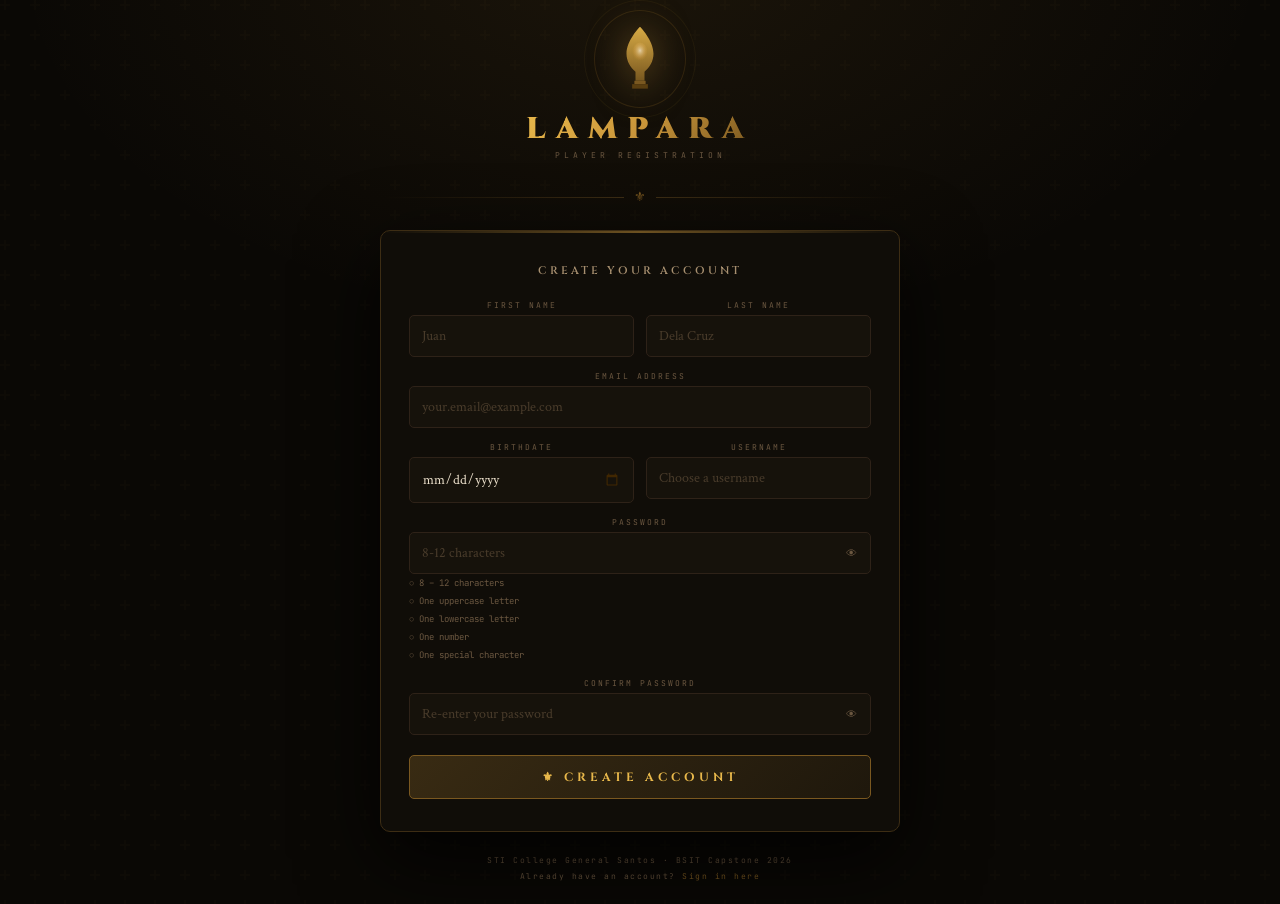
<file: register.html>
<!DOCTYPE html>
<html lang="en">
<head>
  <meta charset="UTF-8">
  <meta name="viewport" content="width=device-width, initial-scale=1.0">
  <title>LAMPARA — Player Registration</title>
  <link rel="icon" type="image/png" href="assets/images/Lampara_logo.png">
  <meta name="description" content="Register your Lampara account to begin your journey through El Filibusterismo.">
  <link href="https://fonts.googleapis.com/css2?family=Cinzel:wght@400;600;700;900&family=Crimson+Text:ital,wght@0,400;0,600;1,400&family=JetBrains+Mono:wght@400;500&display=swap" rel="stylesheet">
  <style>
    :root {
      --bg:    #0a0805; --bgp:   #100d08; --bgc:   #16120b; --bgh:   #1e1810;
      --gold:  #c9953a; --goldl: #e8b84b; --goldd: #7a5820;
      --gok:   #2d6a3f; --crim:  #8b2020;
      --tp:    #e8dcc8; --ts:    #a89070; --td:    #6b5740;
      --bdr:   #2e2218; --bdrg:  #3d2d14;
    }
    *, *::before, *::after { box-sizing: border-box; margin: 0; padding: 0; }
    body {
      font-family: 'Crimson Text', Georgia, serif;
      background: var(--bg); color: var(--tp);
      min-height: 100vh; display: flex; align-items: center; justify-content: center;
      padding: 20px;
      background-image:
        radial-gradient(ellipse 70% 60% at 50% -5%, rgba(201,149,58,.09) 0%, transparent 70%),
        url("data:image/svg+xml,%3Csvg width='60' height='60' viewBox='0 0 60 60' xmlns='http://www.w3.org/2000/svg'%3E%3Cg fill='none' fill-rule='evenodd'%3E%3Cg fill='%23c9953a' fill-opacity='0.02'%3E%3Cpath d='M36 34v-4h-2v4h-4v2h4v4h2v-4h4v-2h-4zm0-30V0h-2v4h-4v2h4v4h2V6h4V4h-4zM6 34v-4H4v4H0v2h4v4h2v-4h4v-2H6zM6 4V0H4v4H0v2h4v4h2V6h4V4H6z'/%3E%3C/g%3E%3C/g%3E%3C/svg%3E");
    }

    /* Particles */
    .particles { position: fixed; inset: 0; pointer-events: none; z-index: 0; overflow: hidden; }
    .particle { position: absolute; width: 2px; height: 2px; background: var(--goldl); border-radius: 50%; opacity: 0; animation: float linear infinite; }
    @keyframes float { 0% { opacity: 0; transform: translateY(100vh) scale(0); } 10% { opacity: .6; } 90% { opacity: .2; } 100% { opacity: 0; transform: translateY(-10vh) scale(1); } }

    .wrap { position: relative; z-index: 1; width: 520px; max-width: 95vw; display: flex; flex-direction: column; align-items: center; animation: appear .8s cubic-bezier(.16,1,.3,1) both; }
    @keyframes appear { from { opacity: 0; transform: translateY(28px); } to { opacity: 1; transform: translateY(0); } }

    /* Brand */
    .brand { display: flex; flex-direction: column; align-items: center; margin-bottom: 28px; }
    .lamp-wrap { position: relative; margin-bottom: 16px; }
    .lamp-svg { width: 72px; height: 72px; filter: drop-shadow(0 0 18px rgba(201,149,58,.5)); animation: pulse 3s ease-in-out infinite; }
    @keyframes pulse { 0%,100% { filter: drop-shadow(0 0 12px rgba(201,149,58,.4)); } 50% { filter: drop-shadow(0 0 28px rgba(232,184,75,.75)); } }
    .lamp-ring { position: absolute; inset: -10px; border: 1px solid rgba(201,149,58,.15); border-radius: 50%; animation: ring-pulse 3s ease-in-out infinite; }
    .lamp-ring-2 { position: absolute; inset: -20px; border: 1px solid rgba(201,149,58,.07); border-radius: 50%; animation: ring-pulse 3s ease-in-out infinite .4s; }
    @keyframes ring-pulse { 0%,100% { opacity: .4; transform: scale(1); } 50% { opacity: 1; transform: scale(1.05); } }
    .title { font-family: 'Cinzel', serif; font-size: 30px; font-weight: 900; letter-spacing: 10px; background: linear-gradient(135deg, var(--goldl), var(--gold), var(--goldd)); -webkit-background-clip: text; -webkit-text-fill-color: transparent; background-clip: text; line-height: 1; margin-bottom: 6px; }
    .subtitle { font-family: 'JetBrains Mono', monospace; font-size: 8px; letter-spacing: 4px; color: var(--td); text-transform: uppercase; }

    /* Fix browser autofill background */
    input:-webkit-autofill,
    input:-webkit-autofill:hover,
    input:-webkit-autofill:focus,
    input:-webkit-autofill:active {
      -webkit-box-shadow: 0 0 0 30px var(--bgc) inset !important;
      -webkit-text-fill-color: var(--tp) !important;
      caret-color: var(--tp);
    }

    .divider { width: 100%; display: flex; align-items: center; gap: 10px; margin-bottom: 24px; }
    .divl { flex: 1; height: 1px; }
    .divl.a { background: linear-gradient(90deg, transparent, var(--bdrg)); }
    .divl.b { background: linear-gradient(90deg, var(--bdrg), transparent); }
    .divsym { font-family: 'Cinzel', serif; font-size: 13px; color: var(--goldd); }

    /* Card */
    .card { width: 100%; background: var(--bgp); border: 1px solid var(--bdrg); border-radius: 10px; padding: 32px 28px; box-shadow: 0 28px 80px rgba(0,0,0,.8); position: relative; overflow: hidden; }
    .card::before { content: ''; position: absolute; top: 0; left: 0; right: 0; height: 2px; background: linear-gradient(90deg, transparent, var(--gold), transparent); opacity: .5; }

    .card-title { font-family: 'Cinzel', serif; font-size: 11px; font-weight: 600; letter-spacing: 3px; color: var(--ts); text-align: center; margin-bottom: 22px; }

    /* Forms */
    .form-row { display: grid; grid-template-columns: 1fr 1fr; gap: 12px; }
    .field { margin-bottom: 14px; }
    .field label { font-family: 'JetBrains Mono', monospace; font-size: 8px; letter-spacing: 2px; color: var(--td); text-transform: uppercase; display: block; margin-bottom: 5px; }
    .field input { width: 100%; background: var(--bgc); border: 1px solid var(--bdr); border-radius: 5px; padding: 11px 12px; color: var(--tp); font-family: 'Crimson Text', serif; font-size: 14px; outline: none; transition: all .3s; }
    .field input:focus { border-color: var(--gold); box-shadow: 0 0 10px rgba(201,149,58,.15); }
    .field input::placeholder { color: var(--td); opacity: .6; }

    /* Date Input & Calendar Picker Icon */
    input[type="date"] {
      color-scheme: dark;
      cursor: pointer;
    }
    input[type="date"]::-webkit-calendar-picker-indicator {
      cursor: pointer;
      filter: invert(0.85) sepia(60%) saturate(1000%) hue-rotate(5deg);
      opacity: 0.9;
      padding: 4px;
      margin-right: -2px;
      transition: filter 0.2s, opacity 0.2s, transform 0.15s;
    }
    input[type="date"]::-webkit-calendar-picker-indicator:hover {
      filter: invert(0.95) sepia(90%) saturate(1500%) hue-rotate(5deg);
      opacity: 1;
      transform: scale(1.1);
    }

    .field-hint { font-family: 'JetBrains Mono', monospace; font-size: 8px; color: var(--td); margin-top: 3px; }
    .field-hint.ok { color: #6dba85; }
    .field-hint.err { color: #e06060; }

    .username-wrap { position: relative; }
    .username-status { position: absolute; right: 10px; top: 50%; transform: translateY(-50%); font-size: 12px; }
    .pw-wrap { position: relative; }
    .pw-toggle { position: absolute; right: 10px; top: 50%; transform: translateY(-50%); background: none; border: none; color: var(--td); cursor: pointer; font-size: 11px; padding: 4px; transition: color .2s; }
    .pw-toggle:hover { color: var(--goldl); }

    .btn { width: 100%; padding: 13px; margin-top: 6px; background: linear-gradient(135deg, rgba(201,149,58,.22), rgba(201,149,58,.08)); border: 1px solid var(--goldd); border-radius: 5px; font-family: 'Cinzel', serif; font-size: 12px; font-weight: 700; letter-spacing: 4px; color: var(--goldl); cursor: pointer; transition: all .25s; position: relative; }
    .btn:hover { border-color: var(--gold); box-shadow: 0 0 22px rgba(201,149,58,.2); }
    .btn:disabled { opacity: .5; cursor: not-allowed; }
    .btn .spinner { display: none; width: 14px; height: 14px; border: 2px solid rgba(201,149,58,.3); border-top-color: var(--gold); border-radius: 50%; animation: spin .7s linear infinite; margin: 0 auto; }
    .btn.loading .btn-text { display: none; }
    .btn.loading .spinner { display: block; }
    @keyframes spin { to { transform: rotate(360deg); } }

    /* States */
    .state { display: none; flex-direction: column; align-items: center; text-align: center; }
    .state.active { display: flex; animation: stateIn .4s ease both; }
    @keyframes stateIn { from { opacity: 0; transform: scale(.96); } to { opacity: 1; transform: scale(1); } }
    .state-icon { width: 70px; height: 70px; border-radius: 50%; display: flex; align-items: center; justify-content: center; font-size: 28px; margin-bottom: 18px; }
    .state-icon.success { background: radial-gradient(circle, rgba(45,106,63,.25), rgba(45,106,63,.05)); border: 1px solid rgba(45,106,63,.4); color: #6dba85; animation: pop .5s cubic-bezier(.175,.885,.32,1.275) both; }
    .state-icon.error { background: radial-gradient(circle, rgba(139,32,32,.25), rgba(139,32,32,.05)); border: 1px solid rgba(139,32,32,.4); color: #e06060; animation: pop .5s cubic-bezier(.175,.885,.32,1.275) both; }
    @keyframes pop { from { opacity: 0; transform: scale(.5); } to { opacity: 1; transform: scale(1); } }
    .state-title { font-family: 'Cinzel', serif; font-size: 16px; font-weight: 700; letter-spacing: 2px; margin-bottom: 10px; }
    .state-title.success { color: #6dba85; }
    .state-title.error { color: #e06060; }
    .state-desc { font-size: 14px; color: var(--ts); line-height: 1.7; margin-bottom: 20px; max-width: 380px; }
    .state-btn { display: inline-flex; padding: 10px 24px; background: linear-gradient(135deg, rgba(201,149,58,.2), rgba(201,149,58,.08)); border: 1px solid var(--goldd); border-radius: 5px; font-family: 'Cinzel', serif; font-size: 10px; font-weight: 700; letter-spacing: 3px; color: var(--goldl); cursor: pointer; text-decoration: none; transition: all .25s; }
    .state-btn:hover { border-color: var(--gold); box-shadow: 0 0 16px rgba(201,149,58,.2); }

    .req-list { text-align: left; font-family: 'JetBrains Mono', monospace; font-size: 9px; color: var(--td); line-height: 2; margin: 0 0 10px 0; padding: 0; list-style: none; }
    .req-list li::before { content: '○ '; color: var(--td); }
    .req-list li.met::before { content: '● '; color: #6dba85; }
    .req-list li.met { color: #6dba85; }

    .foot { margin-top: 20px; font-family: 'JetBrains Mono', monospace; font-size: 8px; color: var(--td); letter-spacing: 1.5px; text-align: center; line-height: 2; }
    .foot a { color: var(--goldd); text-decoration: none; }
    .foot a:hover { color: var(--goldl); }
  </style>
</head>
<body>

<div class="particles" id="particles"></div>

<div class="wrap">
  <div class="brand">
    <div class="lamp-wrap">
      <div class="lamp-ring"></div>
      <div class="lamp-ring-2"></div>
      <svg class="lamp-svg" viewBox="0 0 64 64" fill="none">
        <path d="M32 6C32 6 20 18 20 30C20 36.6 23.6 42.4 28 46V54H36V46C40.4 42.4 44 36.6 44 30C44 18 32 6 32 6Z" fill="url(#lg1)" opacity="0.92"/>
        <ellipse cx="32" cy="29" rx="7" ry="9" fill="url(#lg2)" opacity="0.65"/>
        <path d="M27 54H37V57H27V54Z" fill="#7a5820"/>
        <path d="M25 57H39V61H25V57Z" fill="#5a3e10"/>
        <defs>
          <linearGradient id="lg1" x1="32" y1="6" x2="32" y2="57" gradientUnits="userSpaceOnUse">
            <stop offset="0%" stop-color="#e8b84b"/><stop offset="100%" stop-color="#7a5820"/>
          </linearGradient>
          <radialGradient id="lg2" cx="50%" cy="40%">
            <stop offset="0%" stop-color="#fff8e8"/><stop offset="100%" stop-color="#f0a832" stop-opacity="0"/>
          </radialGradient>
        </defs>
      </svg>
    </div>
    <div class="title">LAMPARA</div>
    <div class="subtitle">Player Registration</div>
  </div>

  <div class="divider">
    <div class="divl a"></div>
    <div class="divsym">⚜</div>
    <div class="divl b"></div>
  </div>

  <div class="card">
    <!-- FORM STATE -->
    <div class="state active" id="state-form">
      <div class="card-title" style="width:100%">CREATE YOUR ACCOUNT</div>

      <form id="reg-form" style="width:100%" autocomplete="off">
        <div class="form-row">
          <div class="field">
            <label>First Name</label>
            <input type="text" id="r-fname" placeholder="Juan" required>
          </div>
          <div class="field">
            <label>Last Name</label>
            <input type="text" id="r-lname" placeholder="Dela Cruz" required>
          </div>
        </div>

        <div class="field">
          <label>Email Address</label>
          <div class="username-wrap">
            <input type="email" id="r-email" placeholder="your.email@example.com" required>
            <span class="username-status" id="email-status"></span>
          </div>
          <div class="field-hint" id="email-hint"></div>
        </div>

        <div class="form-row">
          <div class="field">
            <label>Birthdate</label>
            <input type="date" id="r-birthdate" required>
          </div>
          <div class="field">
            <label>Username</label>
            <div class="username-wrap">
              <input type="text" id="r-username" placeholder="Choose a username" required>
              <span class="username-status" id="user-status"></span>
            </div>
            <div class="field-hint" id="user-hint"></div>
          </div>
        </div>

        <div class="field">
          <label>Password</label>
          <div class="pw-wrap">
            <input type="password" id="r-password" placeholder="8-12 characters" required>
            <button type="button" class="pw-toggle" data-target="r-password" tabindex="-1">
              <span class="toggle-icon">👁</span>
            </button>
          </div>
          <ul class="req-list" id="pw-reqs">
            <li id="pw-len">8 – 12 characters</li>
            <li id="pw-upper">One uppercase letter</li>
            <li id="pw-lower">One lowercase letter</li>
            <li id="pw-num">One number</li>
            <li id="pw-sym">One special character</li>
          </ul>
        </div>

        <div class="field">
          <label>Confirm Password</label>
          <div class="pw-wrap">
            <input type="password" id="r-confirm" placeholder="Re-enter your password" required>
            <button type="button" class="pw-toggle" data-target="r-confirm" tabindex="-1">
              <span class="toggle-icon">👁</span>
            </button>
          </div>
          <div class="field-hint" id="confirm-hint"></div>
        </div>

        <div id="form-error" class="field-hint err" style="text-align:center;margin-bottom:10px"></div>
        <button type="submit" class="btn" id="reg-btn">
          <span class="btn-text">⚜ CREATE ACCOUNT</span>
          <div class="spinner"></div>
        </button>
      </form>
    </div>

    <!-- SUCCESS STATE -->
    <div class="state" id="state-success">
      <div class="state-icon success">✓</div>
      <div class="state-title success">REGISTRATION SUCCESSFUL</div>
      <div class="state-desc">Your account has been created! Please check your email for a verification link to activate your account.</div>
      <div id="verification-result" style="width:100%;margin-bottom:16px"></div>
      <button class="state-btn" id="check-verify-btn" onclick="checkVerificationStatus()">CHECK VERIFICATION STATUS</button>
      <div style="margin-top:12px">
        <a href="/player-portal" class="state-btn" style="font-size:9px;opacity:.7;letter-spacing:2px">SIGN IN</a>
      </div>
    </div>

    <!-- ERROR STATE -->
    <div class="state" id="state-error">
      <div class="state-icon error">✕</div>
      <div class="state-title error">REGISTRATION FAILED</div>
      <div class="state-desc" id="error-msg">Something went wrong. Please try again.</div>
      <button class="state-btn" onclick="showState('form')">TRY AGAIN</button>
    </div>
  </div>

  <div class="foot">
    STI College General Santos · BSIT Capstone 2026<br>
    Already have an account? <a href="/player-portal">Sign in here</a>
  </div>
</div>

<script src="src/core/config.js"></script>
<script>
  const API_BASE = API_CONFIG.baseUrl;

  // Particles
  const pWrap = document.getElementById('particles');
  for (let i = 0; i < 18; i++) {
    const p = document.createElement('div');
    p.className = 'particle';
    p.style.left = Math.random() * 100 + '%';
    p.style.animationDuration = (6 + Math.random() * 10) + 's';
    p.style.animationDelay = (Math.random() * 10) + 's';
    p.style.width = p.style.height = (1 + Math.random() * 2.5) + 'px';
    pWrap.appendChild(p);
  }

  function showState(id) {
    document.querySelectorAll('.state').forEach(s => s.classList.remove('active'));
    document.getElementById('state-' + id).classList.add('active');
  }

  // Password toggle
  document.querySelectorAll('.pw-toggle').forEach(btn => {
    btn.addEventListener('click', () => {
      const target = document.getElementById(btn.dataset.target);
      const icon = btn.querySelector('.toggle-icon');
      if (target.type === 'password') {
        target.type = 'text';
        icon.textContent = '🙈';
      } else {
        target.type = 'password';
        icon.textContent = '👁';
      }
    });
  });

  // Calendar picker helper: clicking anywhere on birthdate input opens picker
  const bdateInput = document.getElementById('r-birthdate');
  if (bdateInput) {
    bdateInput.addEventListener('click', function () {
      if (typeof this.showPicker === 'function') {
        try { this.showPicker(); } catch (_) {}
      }
    });
  }

  // Password validation
  const pwInput = document.getElementById('r-password');
  pwInput.addEventListener('input', () => {
    const pw = pwInput.value;
    check('pw-len',   pw.length >= 8 && pw.length <= 12);
    check('pw-upper', /[A-Z]/.test(pw));
    check('pw-lower', /[a-z]/.test(pw));
    check('pw-num',   /[0-9]/.test(pw));
    check('pw-sym',   /[^a-zA-Z0-9]/.test(pw));
  });

  function check(id, ok) {
    const el = document.getElementById(id);
    if (ok) el.classList.add('met'); else el.classList.remove('met');
  }

  // Confirm password
  const confirmInput = document.getElementById('r-confirm');
  confirmInput.addEventListener('input', () => {
    const hint = document.getElementById('confirm-hint');
    if (confirmInput.value && confirmInput.value !== pwInput.value) {
      hint.textContent = 'Passwords do not match';
      hint.className = 'field-hint err';
    } else if (confirmInput.value) {
      hint.textContent = 'Passwords match ✓';
      hint.className = 'field-hint ok';
    } else {
      hint.textContent = '';
    }
  });

  // Username availability check
  let usernameTimer;
  const usernameInput = document.getElementById('r-username');
  usernameInput.addEventListener('input', () => {
    clearTimeout(usernameTimer);
    const val = usernameInput.value.trim();
    const hint = document.getElementById('user-hint');
    const status = document.getElementById('user-status');

    if (val.length < 3) {
      hint.textContent = val.length > 0 ? 'Username must be at least 3 characters' : '';
      hint.className = 'field-hint err';
      status.textContent = '';
      return;
    }

    hint.textContent = 'Checking...';
    hint.className = 'field-hint';
    status.textContent = '⏳';

    usernameTimer = setTimeout(async () => {
      try {
        const res = await fetch(`${API_BASE}/auth/check-username`, {
          method: 'POST',
          headers: { 'Content-Type': 'application/json' },
          body: JSON.stringify({ username: val })
        });
        const data = await res.json();
        if (data.available) {
          hint.textContent = 'Username is available ✓';
          hint.className = 'field-hint ok';
          status.textContent = '✓';
          status.style.color = '#6dba85';
        } else {
          hint.textContent = 'Username is already taken';
          hint.className = 'field-hint err';
          status.textContent = '✗';
          status.style.color = '#e06060';
        }
      } catch {
        hint.textContent = 'Could not check username';
        hint.className = 'field-hint err';
        status.textContent = '?';
      }
    }, 500);
  });

  // Email availability check (one account per email; Gmail dots/+tags count as the same address)
  let emailTimer;
  let emailAvailable = null;   // null = not checked yet / could not check
  const emailInput = document.getElementById('r-email');
  emailInput.addEventListener('input', () => {
    clearTimeout(emailTimer);
    emailAvailable = null;
    const val = emailInput.value.trim();
    const hint = document.getElementById('email-hint');
    const status = document.getElementById('email-status');

    if (!/^[^\s@]+@[^\s@]+\.[^\s@]+$/.test(val)) {
      hint.textContent = val.length > 0 ? 'Enter a valid email address' : '';
      hint.className = 'field-hint err';
      status.textContent = '';
      return;
    }

    hint.textContent = 'Checking...';
    hint.className = 'field-hint';
    status.textContent = '⏳';

    emailTimer = setTimeout(async () => {
      try {
        const res = await fetch(`${API_BASE}/auth/check-email`, {
          method: 'POST',
          headers: { 'Content-Type': 'application/json' },
          body: JSON.stringify({ email: val })
        });
        const data = await res.json();
        if (emailInput.value.trim() !== val) return;   // user kept typing
        if (!res.ok) throw new Error(data.error);
        emailAvailable = !!data.available;
        hint.textContent = data.available ? 'Email is available ✓' : (data.message || 'Email is already used');
        hint.className = data.available ? 'field-hint ok' : 'field-hint err';
        status.textContent = data.available ? '✓' : '✗';
        status.style.color = data.available ? '#6dba85' : '#e06060';
      } catch {
        hint.textContent = 'Could not check email';
        hint.className = 'field-hint err';
        status.textContent = '?';
      }
    }, 500);
  });

  // Form submission
  document.getElementById('reg-form').addEventListener('submit', async (e) => {
    e.preventDefault();
    const btn = document.getElementById('reg-btn');
    const errEl = document.getElementById('form-error');
    errEl.textContent = '';

    const fname = document.getElementById('r-fname').value.trim();
    const lname = document.getElementById('r-lname').value.trim();
    const email = document.getElementById('r-email').value.trim();
    const birthdate = document.getElementById('r-birthdate').value;
    const username = document.getElementById('r-username').value.trim();
    const password = document.getElementById('r-password').value;
    const confirm  = document.getElementById('r-confirm').value;

    // Validation
    if (!fname || !lname) { errEl.textContent = 'Please enter your full name'; return; }
    if (!email) { errEl.textContent = 'Email is required'; return; }
    // The server enforces this too; this just saves a round trip.
    if (emailAvailable === false) { errEl.textContent = 'This email already has an account. Log in, or reset your password.'; return; }
    if (!birthdate) { errEl.textContent = 'Please select your birthdate'; return; }
    if (username.length < 3) { errEl.textContent = 'Username must be at least 3 characters'; return; }
    if (password.length < 8 || password.length > 12) { errEl.textContent = 'Password must be 8-12 characters'; return; }
    if (!/[A-Z]/.test(password) || !/[a-z]/.test(password) || !/[0-9]/.test(password) || !/[^a-zA-Z0-9]/.test(password)) {
      errEl.textContent = 'Password does not meet all requirements'; return;
    }
    if (password !== confirm) { errEl.textContent = 'Passwords do not match'; return; }

    btn.classList.add('loading');
    btn.disabled = true;

    try {
      const res = await fetch(`${API_BASE}/auth/player-register`, {
        method: 'POST',
        headers: { 'Content-Type': 'application/json' },
        body: JSON.stringify({
          name: `${fname} ${lname}`,
          username,
          password,
          email,
          birthdate
        })
      });

      const data = await res.json();

      if (!res.ok) {
        errEl.textContent = data.error || 'Registration failed';
        btn.classList.remove('loading');
        btn.disabled = false;
        return;
      }

      showState('success');
    } catch (err) {
      document.getElementById('error-msg').textContent = 'Could not connect to the server. Please try again later.';
      showState('error');
    }
  });

  // Store the registered username for status checking
  let registeredUsername = null;

  // Override form submit to capture username
  const origForm = document.getElementById('reg-form');
  origForm.addEventListener('submit', () => {
    registeredUsername = document.getElementById('r-username').value.trim();
  }, true);

  async function checkVerificationStatus() {
    const btn = document.getElementById('check-verify-btn');
    const resultEl = document.getElementById('verification-result');
    const uname = registeredUsername || document.getElementById('r-username')?.value?.trim();

    if (!uname) {
      resultEl.innerHTML = '<div style="font-family:\'JetBrains Mono\',monospace;font-size:10px;color:#e06060;padding:10px">Could not determine username. Please sign in instead.</div>';
      return;
    }

    btn.disabled = true;
    btn.textContent = 'CHECKING...';
    resultEl.innerHTML = '';

    try {
      const res = await fetch(`${API_BASE}/auth/check-verification`, {
        method: 'POST',
        headers: { 'Content-Type': 'application/json' },
        body: JSON.stringify({ username: uname })
      });
      const data = await res.json();

      if (!res.ok) {
        resultEl.innerHTML = `<div style="font-family:'JetBrains Mono',monospace;font-size:10px;color:#e06060;background:rgba(139,32,32,.1);border:1px solid rgba(139,32,32,.3);border-radius:6px;padding:12px">${data.error || 'Could not check status'}</div>`;
        btn.disabled = false;
        btn.textContent = 'CHECK VERIFICATION STATUS';
        return;
      }

      if (data.verified) {
        resultEl.innerHTML = `
          <div style="font-family:'JetBrains Mono',monospace;font-size:10px;background:rgba(45,106,63,.1);border:1px solid rgba(45,106,63,.3);border-radius:6px;padding:14px;text-align:center">
            <div style="color:#6dba85;font-size:14px;margin-bottom:6px">✓ VERIFIED</div>
            <div style="color:#a89070">Welcome, <span style="color:#e8b84b">${data.name}</span>! Your account is active.</div>
            <div style="margin-top:10px"><a href="/player-portal" style="color:#e8b84b;text-decoration:none;font-weight:700">→ SIGN IN NOW</a></div>
          </div>`;
        btn.style.display = 'none';
      } else {
        const statusLabel = data.status === 'pending' ? 'PENDING APPROVAL' : data.status === 'inactive' ? 'NOT YET VERIFIED' : data.status.toUpperCase();
        resultEl.innerHTML = `
          <div style="font-family:'JetBrains Mono',monospace;font-size:10px;background:rgba(201,149,58,.08);border:1px solid rgba(201,149,58,.25);border-radius:6px;padding:14px;text-align:center">
            <div style="color:#e8b84b;font-size:13px;margin-bottom:6px">⏳ ${statusLabel}</div>
            <div style="color:#a89070">Please check your email for the verification link, or wait for admin approval.</div>
          </div>`;
        btn.disabled = false;
        btn.textContent = 'CHECK AGAIN';
      }
    } catch {
      resultEl.innerHTML = '<div style="font-family:\'JetBrains Mono\',monospace;font-size:10px;color:#e06060;padding:10px">Could not connect to server. Try again later.</div>';
      btn.disabled = false;
      btn.textContent = 'CHECK VERIFICATION STATUS';
    }
  }
</script>
</body>
</html>
</file>
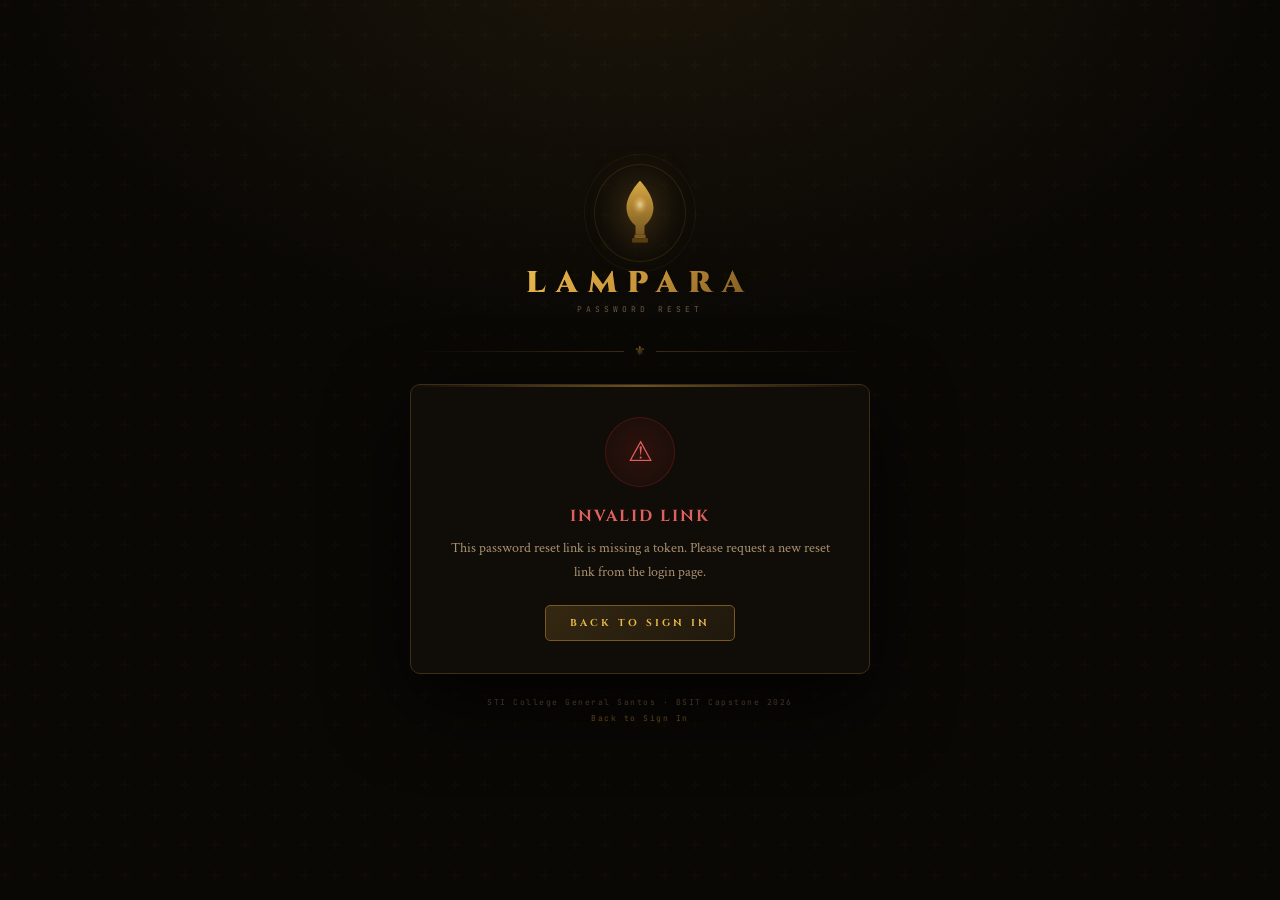
<file: reset-password.html>
<!DOCTYPE html>
<html lang="en">
<head>
  <meta charset="UTF-8">
  <meta name="viewport" content="width=device-width, initial-scale=1.0">
  <title>LAMPARA — Reset Password</title>
  <link rel="icon" type="image/png" href="assets/images/Lampara_logo.png">
  <meta name="description" content="Reset your Lampara account password.">
  <link href="https://fonts.googleapis.com/css2?family=Cinzel:wght@400;600;700;900&family=Crimson+Text:ital,wght@0,400;0,600;1,400&family=JetBrains+Mono:wght@400;500&display=swap" rel="stylesheet">
  <style>
    :root {
      --bg:#0a0805;--bgp:#100d08;--bgc:#16120b;--bgh:#1e1810;
      --gold:#c9953a;--goldl:#e8b84b;--goldd:#7a5820;
      --gok:#2d6a3f;--crim:#8b2020;
      --tp:#e8dcc8;--ts:#a89070;--td:#6b5740;
      --bdr:#2e2218;--bdrg:#3d2d14;
    }
    *,*::before,*::after{box-sizing:border-box;margin:0;padding:0}
    body{font-family:'Crimson Text',Georgia,serif;background:var(--bg);color:var(--tp);min-height:100vh;display:flex;align-items:center;justify-content:center;padding:20px;
      background-image:radial-gradient(ellipse 70% 60% at 50% -5%,rgba(201,149,58,.09) 0%,transparent 70%),
      url("data:image/svg+xml,%3Csvg width='60' height='60' viewBox='0 0 60 60' xmlns='http://www.w3.org/2000/svg'%3E%3Cg fill='none' fill-rule='evenodd'%3E%3Cg fill='%23c9953a' fill-opacity='0.02'%3E%3Cpath d='M36 34v-4h-2v4h-4v2h4v4h2v-4h4v-2h-4zm0-30V0h-2v4h-4v2h4v4h2V6h4V4h-4zM6 34v-4H4v4H0v2h4v4h2v-4h4v-2H6zM6 4V0H4v4H0v2h4v4h2V6h4V4H6z'/%3E%3C/g%3E%3C/g%3E%3C/svg%3E");
    }
    .particles{position:fixed;inset:0;pointer-events:none;z-index:0;overflow:hidden}
    .particle{position:absolute;width:2px;height:2px;background:var(--goldl);border-radius:50%;opacity:0;animation:float linear infinite}
    @keyframes float{0%{opacity:0;transform:translateY(100vh) scale(0)}10%{opacity:.6}90%{opacity:.2}100%{opacity:0;transform:translateY(-10vh) scale(1)}}

    .wrap{position:relative;z-index:1;width:460px;max-width:95vw;display:flex;flex-direction:column;align-items:center;animation:appear .8s cubic-bezier(.16,1,.3,1) both}
    @keyframes appear{from{opacity:0;transform:translateY(28px)}to{opacity:1;transform:translateY(0)}}

    .brand{display:flex;flex-direction:column;align-items:center;margin-bottom:28px}
    .lamp-wrap{position:relative;margin-bottom:16px}
    .lamp-svg{width:72px;height:72px;filter:drop-shadow(0 0 18px rgba(201,149,58,.5));animation:pulse 3s ease-in-out infinite}
    @keyframes pulse{0%,100%{filter:drop-shadow(0 0 12px rgba(201,149,58,.4))}50%{filter:drop-shadow(0 0 28px rgba(232,184,75,.75))}}
    .lamp-ring{position:absolute;inset:-10px;border:1px solid rgba(201,149,58,.15);border-radius:50%;animation:rp 3s ease-in-out infinite}
    .lamp-ring-2{position:absolute;inset:-20px;border:1px solid rgba(201,149,58,.07);border-radius:50%;animation:rp 3s ease-in-out infinite .4s}
    @keyframes rp{0%,100%{opacity:.4;transform:scale(1)}50%{opacity:1;transform:scale(1.05)}}
    .title{font-family:'Cinzel',serif;font-size:30px;font-weight:900;letter-spacing:10px;background:linear-gradient(135deg,var(--goldl),var(--gold),var(--goldd));-webkit-background-clip:text;-webkit-text-fill-color:transparent;background-clip:text;line-height:1;margin-bottom:6px}
    .subtitle{font-family:'JetBrains Mono',monospace;font-size:8px;letter-spacing:4px;color:var(--td);text-transform:uppercase}

    .divider{width:100%;display:flex;align-items:center;gap:10px;margin-bottom:24px}
    .divl{flex:1;height:1px}
    .divl.a{background:linear-gradient(90deg,transparent,var(--bdrg))}
    .divl.b{background:linear-gradient(90deg,var(--bdrg),transparent)}
    .divsym{font-family:'Cinzel',serif;font-size:13px;color:var(--goldd)}

    .card{width:100%;background:var(--bgp);border:1px solid var(--bdrg);border-radius:10px;padding:32px 28px;box-shadow:0 28px 80px rgba(0,0,0,.8);position:relative;overflow:hidden}
    .card::before{content:'';position:absolute;top:0;left:0;right:0;height:2px;background:linear-gradient(90deg,transparent,var(--gold),transparent);opacity:.5}

    .state{display:none;flex-direction:column;align-items:center;text-align:center}
    .state.active{display:flex;animation:stateIn .4s ease both}
    @keyframes stateIn{from{opacity:0;transform:scale(.96)}to{opacity:1;transform:scale(1)}}

    .state-icon{width:70px;height:70px;border-radius:50%;display:flex;align-items:center;justify-content:center;font-size:28px;margin-bottom:18px}
    .state-icon.success{background:radial-gradient(circle,rgba(45,106,63,.25),rgba(45,106,63,.05));border:1px solid rgba(45,106,63,.4);color:#6dba85;animation:pop .5s cubic-bezier(.175,.885,.32,1.275) both}
    .state-icon.error{background:radial-gradient(circle,rgba(139,32,32,.25),rgba(139,32,32,.05));border:1px solid rgba(139,32,32,.4);color:#e06060;animation:pop .5s cubic-bezier(.175,.885,.32,1.275) both}
    .state-icon.key{background:radial-gradient(circle,rgba(201,149,58,.2),rgba(201,149,58,.04));border:1px solid rgba(201,149,58,.4);color:var(--goldl);animation:pop .5s cubic-bezier(.175,.885,.32,1.275) both}
    @keyframes pop{from{opacity:0;transform:scale(.5)}to{opacity:1;transform:scale(1)}}

    .state-title{font-family:'Cinzel',serif;font-size:16px;font-weight:700;letter-spacing:2px;margin-bottom:10px}
    .state-title.success{color:#6dba85}
    .state-title.error{color:#e06060}
    .state-title.gold{color:var(--goldl)}
    .state-desc{font-size:14px;color:var(--ts);line-height:1.7;margin-bottom:20px;max-width:380px}

    .field{margin-bottom:14px;width:100%;max-width:340px;text-align:left}
    .field label{font-family:'JetBrains Mono',monospace;font-size:8px;letter-spacing:2px;color:var(--td);text-transform:uppercase;display:block;margin-bottom:5px}
    .field input{width:100%;background:var(--bgc);border:1px solid var(--bdr);border-radius:5px;padding:11px 12px;color:var(--tp);font-family:'Crimson Text',serif;font-size:14px;outline:none;transition:all .3s}
    .field input:focus{border-color:var(--gold);box-shadow:0 0 10px rgba(201,149,58,.15)}
    .field input::placeholder{color:var(--td);opacity:.6}
    input:-webkit-autofill,input:-webkit-autofill:hover,input:-webkit-autofill:focus{-webkit-box-shadow:0 0 0 30px var(--bgc) inset !important;-webkit-text-fill-color:var(--tp) !important;caret-color:var(--tp)}

    .pw-wrap{position:relative}
    .pw-toggle{position:absolute;right:10px;top:50%;transform:translateY(-50%);background:none;border:none;color:var(--td);cursor:pointer;font-size:11px;padding:4px;transition:color .2s}
    .pw-toggle:hover{color:var(--goldl)}

    .hint{font-family:'JetBrains Mono',monospace;font-size:9px;margin-top:3px}
    .hint.err{color:#e06060}
    .hint.ok{color:#6dba85}

    .req-list{text-align:left;font-family:'JetBrains Mono',monospace;font-size:9px;color:var(--td);line-height:2;margin:0 0 10px 0;padding:0;list-style:none;width:100%;max-width:340px}
    .req-list li::before{content:'○ ';color:var(--td)}
    .req-list li.met::before{content:'● ';color:#6dba85}
    .req-list li.met{color:#6dba85}

    .btn{width:100%;max-width:340px;padding:13px;margin-top:6px;background:linear-gradient(135deg,rgba(201,149,58,.22),rgba(201,149,58,.08));border:1px solid var(--goldd);border-radius:5px;font-family:'Cinzel',serif;font-size:12px;font-weight:700;letter-spacing:4px;color:var(--goldl);cursor:pointer;transition:all .25s;position:relative}
    .btn:hover{border-color:var(--gold);box-shadow:0 0 22px rgba(201,149,58,.2)}
    .btn:disabled{opacity:.5;cursor:not-allowed}
    .btn .spinner{display:none;width:14px;height:14px;border:2px solid rgba(201,149,58,.3);border-top-color:var(--gold);border-radius:50%;animation:spin .7s linear infinite;margin:0 auto}
    .btn.loading .btn-text{display:none}
    .btn.loading .spinner{display:block}
    @keyframes spin{to{transform:rotate(360deg)}}

    .state-btn{display:inline-flex;padding:10px 24px;background:linear-gradient(135deg,rgba(201,149,58,.2),rgba(201,149,58,.08));border:1px solid var(--goldd);border-radius:5px;font-family:'Cinzel',serif;font-size:10px;font-weight:700;letter-spacing:3px;color:var(--goldl);cursor:pointer;text-decoration:none;transition:all .25s}
    .state-btn:hover{border-color:var(--gold);box-shadow:0 0 16px rgba(201,149,58,.2)}

    .foot{margin-top:20px;font-family:'JetBrains Mono',monospace;font-size:8px;color:var(--td);letter-spacing:1.5px;text-align:center;line-height:2}
    .foot a{color:var(--goldd);text-decoration:none}
    .foot a:hover{color:var(--goldl)}
  </style>
</head>
<body>

<div class="particles" id="particles"></div>

<div class="wrap">
  <div class="brand">
    <div class="lamp-wrap">
      <div class="lamp-ring"></div>
      <div class="lamp-ring-2"></div>
      <svg class="lamp-svg" viewBox="0 0 64 64" fill="none">
        <path d="M32 6C32 6 20 18 20 30C20 36.6 23.6 42.4 28 46V54H36V46C40.4 42.4 44 36.6 44 30C44 18 32 6 32 6Z" fill="url(#lg1)" opacity="0.92"/>
        <ellipse cx="32" cy="29" rx="7" ry="9" fill="url(#lg2)" opacity="0.65"/>
        <path d="M27 54H37V57H27V54Z" fill="#7a5820"/>
        <path d="M25 57H39V61H25V57Z" fill="#5a3e10"/>
        <defs>
          <linearGradient id="lg1" x1="32" y1="6" x2="32" y2="57" gradientUnits="userSpaceOnUse">
            <stop offset="0%" stop-color="#e8b84b"/><stop offset="100%" stop-color="#7a5820"/>
          </linearGradient>
          <radialGradient id="lg2" cx="50%" cy="40%">
            <stop offset="0%" stop-color="#fff8e8"/><stop offset="100%" stop-color="#f0a832" stop-opacity="0"/>
          </radialGradient>
        </defs>
      </svg>
    </div>
    <div class="title">LAMPARA</div>
    <div class="subtitle">Password Reset</div>
  </div>

  <div class="divider">
    <div class="divl a"></div>
    <div class="divsym">⚜</div>
    <div class="divl b"></div>
  </div>

  <div class="card">
    <!-- STATE: Loading -->
    <div class="state active" id="state-loading">
      <div class="state-icon key">🔑</div>
      <div class="state-title gold">VALIDATING LINK</div>
      <div class="state-desc">Checking your reset link...</div>
    </div>

    <!-- STATE: Reset Form -->
    <div class="state" id="state-form">
      <div class="state-icon key">🔑</div>
      <div class="state-title gold">SET NEW PASSWORD</div>
      <div class="state-desc">Choose a strong new password for your account.</div>

      <div class="field">
        <label>New Password</label>
        <div class="pw-wrap">
          <input type="password" id="new-pw" placeholder="8-12 characters">
          <button type="button" class="pw-toggle" data-target="new-pw">👁</button>
        </div>
      </div>
      <ul class="req-list" id="pw-reqs">
        <li id="pw-len">8 – 12 characters</li>
        <li id="pw-upper">One uppercase letter</li>
        <li id="pw-lower">One lowercase letter</li>
        <li id="pw-num">One number</li>
        <li id="pw-sym">One special character</li>
      </ul>

      <div class="field">
        <label>Confirm Password</label>
        <div class="pw-wrap">
          <input type="password" id="confirm-pw" placeholder="Re-enter your password">
          <button type="button" class="pw-toggle" data-target="confirm-pw">👁</button>
        </div>
        <div class="hint" id="confirm-hint"></div>
      </div>

      <div id="form-error" class="hint err" style="text-align:center;margin-bottom:10px"></div>
      <button class="btn" id="reset-btn" onclick="submitReset()">
        <span class="btn-text">⚜ RESET PASSWORD</span>
        <div class="spinner"></div>
      </button>
    </div>

    <!-- STATE: Success -->
    <div class="state" id="state-success">
      <div class="state-icon success">✓</div>
      <div class="state-title success">PASSWORD UPDATED</div>
      <div class="state-desc">Your password has been reset successfully. You can now sign in with your new password.</div>
      <a href="/player-portal" class="state-btn">⚜ SIGN IN</a>
    </div>

    <!-- STATE: Error -->
    <div class="state" id="state-error">
      <div class="state-icon error">✕</div>
      <div class="state-title error">RESET FAILED</div>
      <div class="state-desc" id="error-msg">This reset link is invalid or has expired.</div>
      <a href="/player-portal" class="state-btn">BACK TO SIGN IN</a>
    </div>

    <!-- STATE: No Token -->
    <div class="state" id="state-notoken">
      <div class="state-icon error">⚠</div>
      <div class="state-title error">INVALID LINK</div>
      <div class="state-desc">This password reset link is missing a token. Please request a new reset link from the login page.</div>
      <a href="/player-portal" class="state-btn">BACK TO SIGN IN</a>
    </div>
  </div>

  <div class="foot">
    STI College General Santos · BSIT Capstone 2026<br>
    <a href="/player-portal">Back to Sign In</a>
  </div>
</div>

<script src="src/core/config.js"></script>
<script>
  const API_BASE = API_CONFIG.baseUrl;

  // Particles
  const pWrap = document.getElementById('particles');
  for (let i = 0; i < 18; i++) {
    const p = document.createElement('div');
    p.className = 'particle';
    p.style.left = Math.random() * 100 + '%';
    p.style.animationDuration = (6 + Math.random() * 10) + 's';
    p.style.animationDelay = (Math.random() * 10) + 's';
    p.style.width = p.style.height = (1 + Math.random() * 2.5) + 'px';
    pWrap.appendChild(p);
  }

  function showState(id) {
    document.querySelectorAll('.state').forEach(s => s.classList.remove('active'));
    document.getElementById('state-' + id).classList.add('active');
  }

  // Password toggle
  document.querySelectorAll('.pw-toggle').forEach(btn => {
    btn.addEventListener('click', () => {
      const target = document.getElementById(btn.dataset.target);
      if (target.type === 'password') { target.type = 'text'; btn.textContent = '🙈'; }
      else { target.type = 'password'; btn.textContent = '👁'; }
    });
  });

  // Password validation
  const pwInput = document.getElementById('new-pw');
  pwInput.addEventListener('input', () => {
    const pw = pwInput.value;
    chk('pw-len', pw.length >= 8 && pw.length <= 12);
    chk('pw-upper', /[A-Z]/.test(pw));
    chk('pw-lower', /[a-z]/.test(pw));
    chk('pw-num', /[0-9]/.test(pw));
    chk('pw-sym', /[^a-zA-Z0-9]/.test(pw));
  });
  function chk(id, ok) { const el = document.getElementById(id); ok ? el.classList.add('met') : el.classList.remove('met'); }

  // Confirm password
  const confirmInput = document.getElementById('confirm-pw');
  confirmInput.addEventListener('input', () => {
    const hint = document.getElementById('confirm-hint');
    if (confirmInput.value && confirmInput.value !== pwInput.value) {
      hint.textContent = 'Passwords do not match'; hint.className = 'hint err';
    } else if (confirmInput.value) {
      hint.textContent = 'Passwords match ✓'; hint.className = 'hint ok';
    } else { hint.textContent = ''; }
  });

  // Get token from URL
  const params = new URLSearchParams(window.location.search);
  const resetToken = params.get('token');

  if (!resetToken) {
    setTimeout(() => showState('notoken'), 500);
  } else {
    setTimeout(() => showState('form'), 800);
  }

  async function submitReset() {
    const btn = document.getElementById('reset-btn');
    const errEl = document.getElementById('form-error');
    errEl.textContent = '';

    const pw = pwInput.value;
    const confirm = confirmInput.value;

    if (pw.length < 8 || pw.length > 12) { errEl.textContent = 'Password must be 8-12 characters'; return; }
    if (!/[A-Z]/.test(pw) || !/[a-z]/.test(pw) || !/[0-9]/.test(pw) || !/[^a-zA-Z0-9]/.test(pw)) {
      errEl.textContent = 'Password does not meet all requirements'; return;
    }
    if (pw !== confirm) { errEl.textContent = 'Passwords do not match'; return; }

    btn.classList.add('loading');
    btn.disabled = true;

    try {
      const res = await fetch(`${API_BASE}/auth/reset-password`, {
        method: 'POST',
        headers: { 'Content-Type': 'application/json' },
        body: JSON.stringify({ token: resetToken, password: pw })
      });

      const data = await res.json();

      if (!res.ok) {
        if (res.status === 410) {
          document.getElementById('error-msg').textContent = data.error || 'This reset link has expired. Please request a new one.';
        } else {
          document.getElementById('error-msg').textContent = data.error || 'Reset failed. Please try again.';
        }
        showState('error');
        return;
      }

      showState('success');
    } catch {
      document.getElementById('error-msg').textContent = 'Could not connect to server. Please try again later.';
      showState('error');
    }
  }
</script>
</body>
</html>
</file>
<file: Lampara.css>
/* ============================================================
   LAMPARA ADMIN PANEL — style.css
   STI College General Santos · BSIT Capstone 2026
   ============================================================ */

/* CSS VARIABLES */
:root {
  --bg: #0a0805;
  --bgp: #100d08;
  --bgc: #16120b;
  --bgh: #1e1810;
  --gold: #c9953a;
  --goldl: #e8b84b;
  --goldd: #7a5820;
  --crim: #8b2020;
  --criml: #c0392b;
  --gok: #2d6a3f;
  --tp: #e8dcc8;
  --ts: #a89070;
  --td: #6b5740;
  --bdr: #2e2218;
  --bdrg: #3d2d14;
}

/* RESET & BASE */
*,
*::before,
*::after {
  box-sizing: border-box;
  margin: 0;
  padding: 0;
}

body {
  font-family: 'Crimson Text', Georgia, serif;
  background: var(--bg);
  color: var(--tp);
  min-height: 100vh;
  overflow: hidden;
  background-image:
    radial-gradient(ellipse 80% 60% at 50% -10%, rgba(201, 149, 58, .07) 0%, transparent 70%),
    url("data:image/svg+xml,%3Csvg width='60' height='60' viewBox='0 0 60 60' xmlns='http://www.w3.org/2000/svg'%3E%3Cg fill='none' fill-rule='evenodd'%3E%3Cg fill='%23c9953a' fill-opacity='0.02'%3E%3Cpath d='M36 34v-4h-2v4h-4v2h4v4h2v-4h4v-2h-4zm0-30V0h-2v4h-4v2h4v4h2V6h4V4h-4zM6 34v-4H4v4H0v2h4v4h2v-4h4v-2H6zM6 4V0H4v4H0v2h4v4h2V6h4V4H6z'/%3E%3C/g%3E%3C/g%3E%3C/svg%3E");
}

/* Fix browser autofill background */
input:-webkit-autofill,
input:-webkit-autofill:hover,
input:-webkit-autofill:focus,
input:-webkit-autofill:active {
  -webkit-box-shadow: 0 0 0 30px var(--bgc) inset !important;
  -webkit-text-fill-color: var(--tp) !important;
  caret-color: var(--tp);
}

/*  SCROLLBAR  */
::-webkit-scrollbar {
  width: 4px;
}

::-webkit-scrollbar-track {
  background: transparent;
}

::-webkit-scrollbar-thumb {
  background: var(--bdrg);
  border-radius: 3px;
}

/*  UTILITY CLASSES  */
.mono-sm {
  font-family: 'JetBrains Mono', monospace;
  font-size: 9px;
  color: var(--ts);
}

.gold-txt {
  color: var(--gold);
}

.dim-txt {
  color: var(--td);
}

.date-sm {
  font-size: 10px;
  color: var(--td);
}

.desc-sm {
  font-size: 10px;
  color: var(--td);
}

.log-pill {
  font-size: 8px;
}

.tag-mt {
  font-size: 7px;
  margin-top: 3px;
  display: inline-flex;
}

/* ============================================================
   LOGIN SCREEN — Compact single-column
   ============================================================ */
#ls {
  position: fixed;
  inset: 0;
  display: flex;
  align-items: center;
  justify-content: center;
  z-index: 9999;
  background: var(--bg);
  background-image: radial-gradient(ellipse 60% 50% at 50% 0%, rgba(201, 149, 58, .1) 0%, transparent 70%);
  transition: opacity .5s;
}

#ls.hidden {
  opacity: 0;
  pointer-events: none;
}

/* Centered column wrapper */
.lc {
  width: 440px;
  max-width: 95vw;
  display: flex;
  flex-direction: column;
  align-items: center;
  animation: lfade .7s ease;
}

@keyframes lfade {
  from {
    opacity: 0;
    transform: translateY(18px);
  }

  to {
    opacity: 1;
    transform: translateY(0);
  }
}

/* Hide two-column elements */
.l-brand-panel,
.l-form-panel,
.l-sep,
.l-brand-inner,
.l-corner,
.l-brand-divider,
.l-bdl,
.l-tagline,
.l-brand-foot,
.l-dot {
  display: none;
}

/* Brand block — above the card */
.lbrand {
  display: flex;
  flex-direction: column;
  align-items: center;
  margin-bottom: 24px;
}

/* Brand row: lamp icon + logo side by side */
.lbrand-row {
  display: flex;
  flex-direction: column;
  align-items: center;
  justify-content: center;
  gap: 12px;
  margin-bottom: 8px;
}

/* Lamp icon */
.llamp {
  width: 72px;
  height: 72px;
  filter: drop-shadow(0 0 16px rgba(201, 149, 58, .5));
  flex-shrink: 0;
}

/* Logo wrapper for login brand */
.lbrand-logo-wrap {
  display: flex;
  align-items: center;
  justify-content: center;
}

/* Logo image on login screen */
.lbrand-logo {
  width: 240px;
  height: auto;
  filter: drop-shadow(0 0 18px rgba(201, 149, 58, .4));
  transition: filter .3s ease;
  margin-left: 0;
}

.lbrand-logo:hover {
  filter: drop-shadow(0 0 28px rgba(232, 184, 75, .6));
}

/* Subtitle */
.lsub {
  font-family: 'JetBrains Mono', monospace;
  font-size: 11px;
  letter-spacing: 6px;
  color: var(--td);
  text-transform: uppercase;
  text-align: center;
}

/* Divider */
.ldiv {
  width: 100%;
  display: flex;
  align-items: center;
  gap: 10px;
  margin-bottom: 20px;
}

.ldl {
  flex: 1;
  height: 1px;
}

.ldl.a {
  background: linear-gradient(90deg, transparent, var(--bdrg));
}

.ldl.b {
  background: linear-gradient(90deg, var(--bdrg), transparent);
}

.ldsym {
  font-family: 'Cinzel', serif;
  font-size: 13px;
  color: var(--goldd);
}

/* Login card */
.lcard {
  width: 100%;
  background: var(--bgp);
  border: 1px solid var(--bdrg);
  border-radius: 8px;
  padding: 28px;
  box-shadow: 0 24px 70px rgba(0, 0, 0, .7);
  position: relative;
  overflow: hidden;
}

.lcard::before {
  content: '';
  position: absolute;
  top: 0;
  left: 0;
  right: 0;
  height: 2px;
  background: linear-gradient(90deg, transparent, var(--gold), transparent);
  opacity: .5;
}

.lct {
  font-family: 'Cinzel', serif;
  font-size: 11px;
  font-weight: 600;
  letter-spacing: 3px;
  color: var(--ts);
  text-align: center;
  margin-bottom: 20px;
}

/* Form fields */
.fld {
  margin-bottom: 14px;
}

.flbl {
  font-family: 'JetBrains Mono', monospace;
  font-size: 9px;
  letter-spacing: 2px;
  color: var(--td);
  text-transform: uppercase;
  display: block;
  margin-bottom: 6px;
}

.fwrap {
  position: relative;
  display: flex;
  align-items: center;
}

.fico {
  position: absolute;
  left: 11px;
  color: var(--td);
  pointer-events: none;
  transition: color .2s;
}

.fwrap:focus-within .fico {
  color: var(--goldd);
}

.finp {
  width: 100%;
  background: linear-gradient(135deg, var(--bgc) 0%, var(--bgh) 100%) !important;
  border: 1.5px solid var(--bdr);
  border-radius: 6px;
  padding: 12px 36px 12px 34px;
  color: var(--ts) !important;
  font-family: 'Crimson Text', serif;
  font-size: 15px;
  outline: none;
  transition: all .3s ease;
  box-shadow: inset 0 2px 4px rgba(0, 0, 0, 0.3) !important;
  -webkit-text-fill-color: var(--ts) !important;
}

/* Override browser autofill styling */
.finp:-webkit-autofill,
.finp:-webkit-autofill:hover,
.finp:-webkit-autofill:focus {
  -webkit-box-shadow: inset 0 0 0 1000px rgba(22, 18, 11, 0.8) !important;
  -webkit-text-fill-color: var(--ts) !important;
}

.finp:hover {
  border-color: var(--goldl);
  background: linear-gradient(135deg, var(--bgh) 0%, var(--bgc) 100%) !important;
  box-shadow: inset 0 2px 4px rgba(0, 0, 0, 0.3), 0 0 8px rgba(232, 184, 75, .15) !important;
}

.finp:focus {
  border-color: var(--gold);
  background: linear-gradient(135deg, var(--bgp) 0%, var(--bgh) 100%) !important;
  box-shadow: inset 0 2px 4px rgba(0, 0, 0, 0.3), 0 0 12px rgba(201, 149, 58, .25) !important;
}

.finp::placeholder {
  color: var(--td);
  opacity: 0.7;
}

.feye {
  position: absolute;
  right: 11px;
  background: none;
  border: none;
  color: var(--td);
  cursor: pointer;
  padding: 0;
  transition: color .2s;
}

.feye:hover {
  color: var(--goldd);
}

.ferr {
  font-family: 'JetBrains Mono', monospace;
  font-size: 9px;
  color: #e06060;
  margin-top: 5px;
  display: none;
}

.ferr.show {
  display: block;
}

/* Login button */
.lbtn {
  width: 100%;
  padding: 12px;
  margin-top: 4px;
  background: linear-gradient(135deg, rgba(201, 149, 58, .22), rgba(201, 149, 58, .08));
  border: 1px solid var(--goldd);
  border-radius: 4px;
  font-family: 'Cinzel', serif;
  font-size: 12px;
  font-weight: 700;
  letter-spacing: 4px;
  color: var(--goldl);
  cursor: pointer;
  transition: all .25s;
  position: relative;
  overflow: hidden;
}

.lbtn:hover {
  border-color: var(--gold);
  box-shadow: 0 0 20px rgba(201, 149, 58, .2);
}

.lbtn:disabled {
  opacity: .5;
  cursor: not-allowed;
}

.bsp {
  display: none;
  width: 14px;
  height: 14px;
  border: 2px solid rgba(201, 149, 58, .3);
  border-top-color: var(--gold);
  border-radius: 50%;
  animation: spin .7s linear infinite;
  margin: 0 auto;
}

@keyframes spin {
  to {
    transform: rotate(360deg);
  }
}

.lbtn.loading .bst {
  display: none;
}

.lbtn.loading .bsp {
  display: block;
}

.lfoot {
  text-align: center;
  margin-top: 16px;
  font-family: 'JetBrains Mono', monospace;
  font-size: 9px;
  color: var(--td);
  letter-spacing: 1px;
  line-height: 1.9;
}

/* ============================================================
   MAIN APP LAYOUT
   ============================================================ */
#app {
  display: none;
  width: 100%;
  height: 100vh;
}

#app.visible {
  display: flex;
}

/*  SIDEBAR  */
.sb {
  width: 252px;
  min-height: 100vh;
  background: var(--bgp);
  border-right: 1px solid var(--bdrg);
  display: flex;
  flex-direction: column;
  flex-shrink: 0;
  position: relative;
  z-index: 10;
}

.sb::after {
  content: '';
  position: absolute;
  top: 0;
  right: -1px;
  bottom: 0;
  width: 1px;
  background: linear-gradient(to bottom, transparent, var(--goldd) 20%, var(--gold) 50%, var(--goldd) 80%, transparent);
  pointer-events: none;
}

/* Brand */
.sbb {
  padding: 22px 20px 16px;
  border-bottom: 1px solid var(--bdr);
}

.sbr {
  display: flex;
  align-items: center;
  gap: 10px;
  margin-bottom: 4px;
}

.sbli {
  width: 32px;
  height: 32px;
  flex-shrink: 0;
}

.sbli svg {
  width: 100%;
  height: 100%;
}

.sbli-logo-wrap {
  width: auto;
  height: 32px;
  display: flex;
  align-items: center;
}

.sbli-logo {
  height: 100%;
  width: auto;
  object-fit: contain;
  filter: drop-shadow(0 0 6px rgba(201, 149, 58, .3));
  transition: filter .3s ease;
}

.sbli-logo:hover {
  filter: drop-shadow(0 0 12px rgba(232, 184, 75, .5));
}

.sbt {
  font-family: 'Cinzel', serif;
  font-size: 18px;
  font-weight: 900;
  letter-spacing: 4px;
  background: linear-gradient(135deg, var(--goldl), var(--gold), var(--goldd));
  -webkit-background-clip: text;
  -webkit-text-fill-color: transparent;
  background-clip: text;
}

.sbs {
  font-family: 'JetBrains Mono', monospace;
  font-size: 9px;
  letter-spacing: 4px;
  color: var(--td);
  padding-left: 46px;
  text-transform: uppercase;
}

/* Admin badge */
.sbadg {
  margin: 10px 12px;
  padding: 9px 10px;
  background: linear-gradient(135deg, rgba(201, 149, 58, .1), rgba(201, 149, 58, .03));
  border: 1px solid var(--bdrg);
  border-radius: 6px;
  display: flex;
  align-items: center;
  gap: 8px;
  position: relative;
  overflow: hidden;
}

.sbadg::before {
  content: '';
  position: absolute;
  top: 0;
  left: 0;
  right: 0;
  height: 1px;
  background: linear-gradient(90deg, transparent, var(--goldd), transparent);
}

.sbav {
  width: 32px;
  height: 32px;
  border-radius: 50%;
  display: flex;
  align-items: center;
  justify-content: center;
  font-family: 'Cinzel', serif;
  font-size: 11px;
  font-weight: 700;
  flex-shrink: 0;
  position: relative;
}

.odot {
  position: absolute;
  bottom: 1px;
  right: 1px;
  width: 7px;
  height: 7px;
  background: #6dba85;
  border-radius: 50%;
  border: 2px solid var(--bgp);
  animation: gpulse 2.5s ease-in-out infinite;
}

@keyframes gpulse {

  0%,
  100% {
    box-shadow: 0 0 4px rgba(109, 186, 133, .4);
  }

  50% {
    box-shadow: 0 0 10px rgba(109, 186, 133, .7);
  }
}

.sbin {
  flex: 1;
  min-width: 0;
}

.sbname {
  font-size: 12px;
  font-weight: 600;
  color: var(--tp);
  white-space: nowrap;
  overflow: hidden;
  text-overflow: ellipsis;
}

/* Role pills */
.rp {
  display: inline-flex;
  align-items: center;
  font-family: 'JetBrains Mono', monospace;
  font-size: 8px;
  letter-spacing: 1.5px;
  padding: 2px 6px;
  border-radius: 10px;
  margin-top: 2px;
}

.rp-admin {
  background: rgba(201, 149, 58, .2);
  color: var(--goldl);
  border: 1px solid rgba(201, 149, 58, .4);
}

/* Logout button */
.lout {
  width: 24px;
  height: 24px;
  background: none;
  border: 1px solid var(--bdr);
  border-radius: 3px;
  color: var(--td);
  cursor: pointer;
  display: flex;
  align-items: center;
  justify-content: center;
  transition: all .2s;
  flex-shrink: 0;
}

.lout:hover {
  border-color: var(--crim);
  color: #e06060;
}

/* Navigation */
.nvsec {
  padding: 4px 0;
}

.nvlbl {
  font-family: 'JetBrains Mono', monospace;
  font-size: 8px;
  letter-spacing: 2px;
  color: var(--td);
  padding: 8px 20px 4px;
  text-transform: uppercase;
}

.ni {
  display: flex;
  align-items: center;
  gap: 10px;
  padding: 8px 20px;
  cursor: pointer;
  transition: all .2s;
  border-left: 2px solid transparent;
}

.ni.locked {
  opacity: .3;
  cursor: not-allowed;
}

.ni.locked:hover {
  background: none;
  border-left-color: transparent;
}

.ni:not(.locked):hover {
  background: var(--bgh);
  border-left-color: var(--goldd);
}

.ni.active {
  background: linear-gradient(90deg, rgba(201, 149, 58, .15), transparent);
  border-left-color: var(--gold);
}

.ni.active .nt {
  color: var(--goldl);
}

.ni.active .nic {
  color: var(--gold);
}

.nic {
  width: 15px;
  height: 15px;
  color: var(--td);
  flex-shrink: 0;
  transition: color .2s;
}

.ni:not(.locked):hover .nic {
  color: var(--ts);
}

.nt {
  font-size: 12px;
  color: var(--ts);
  font-weight: 600;
  flex: 1;
  transition: color .2s;
}

/* Two-line nav item (Game Management: quests + game settings) */
.nt-group {
  display: grid;
  gap: 1px;
  flex: 1;
  min-width: 0;
}

.nt-sub {
  font-family: 'JetBrains Mono', monospace;
  font-size: 8px;
  letter-spacing: .5px;
  color: var(--goldd);
  transition: color .2s;
}

.ni.active .nt-sub {
  color: #b8892f;
}

#ni-qt {
  align-items: flex-start;
}

#ni-qt .nic,
#ni-qt .nb {
  margin-top: 2px;
}

.nb {
  font-family: 'JetBrains Mono', monospace;
  font-size: 8px;
  padding: 2px 6px;
  border-radius: 10px;
  background: var(--crim);
  color: #fdd;
}

.nb.gold {
  background: rgba(201, 149, 58, .2);
  color: var(--gold);
}

.sbfoot {
  margin-top: auto;
  padding: 11px 20px;
  border-top: 1px solid var(--bdr);
  font-size: 9px;
  color: var(--td);
  font-family: 'JetBrains Mono', monospace;
  letter-spacing: .5px;
  line-height: 1.8;
}

/* Live server light (serverStatus.js) */
.srv {
  display: flex;
  align-items: center;
  gap: 7px;
  color: var(--ts);
}

.srv-dot {
  width: 7px;
  height: 7px;
  border-radius: 50%;
  flex-shrink: 0;
  background: var(--td);
  box-shadow: 0 0 0 3px rgba(107, 87, 64, .18);
  transition: background .3s, box-shadow .3s;
}

.srv[data-state="ok"] .srv-dot {
  background: #6dba85;
  box-shadow: 0 0 0 3px rgba(109, 186, 133, .15);
}

.srv[data-state="slow"] .srv-dot {
  background: #e0a040;
  box-shadow: 0 0 0 3px rgba(224, 160, 64, .15);
}

.srv[data-state="down"] .srv-dot {
  background: #e06060;
  box-shadow: 0 0 0 3px rgba(224, 96, 96, .15);
}

.sbver {
  margin: 3px 0 2px;
}

.ver-chip {
  display: inline-block;
  padding: 0 7px;
  border: 1px solid var(--bdrg);
  border-radius: 10px;
  color: var(--gold);
  background: rgba(201, 149, 58, .08);
  line-height: 1.6;
}

/*  MAIN AREA  */
.main {
  flex: 1;
  display: flex;
  flex-direction: column;
  overflow: hidden;
  min-width: 0;
}

.topbar {
  height: 54px;
  background: var(--bgp);
  border-bottom: 1px solid var(--bdr);
  display: flex;
  align-items: center;
  padding: 0 22px;
  gap: 11px;
  flex-shrink: 0;
}

.tbtit {
  font-family: 'Cinzel', serif;
  font-size: 12px;
  font-weight: 600;
  letter-spacing: 2px;
  color: var(--tp);
  flex: 1;
}

.tbsrch {
  display: flex;
  align-items: center;
  gap: 7px;
  background: var(--bgc);
  border: 1px solid var(--bdrg);
  border-radius: 4px;
  padding: 5px 10px;
  width: 190px;
}

.tbsrch input {
  background: none;
  border: none;
  outline: none;
  color: var(--tp);
  font-family: 'Crimson Text', serif;
  font-size: 13px;
  width: 100%;
}

.tbsrch input::placeholder {
  color: var(--td);
}

/* Hidden by the topbar search. A class with !important rather than inline display,
   so it stacks with the status filters (which set style.display) instead of undoing them. */
.search-miss {
  display: none !important;
}

.tbsrch svg {
  color: var(--td);
  flex-shrink: 0;
}

.tbbtn {
  width: 30px;
  height: 30px;
  border: 1px solid var(--bdrg);
  border-radius: 4px;
  background: var(--bgc);
  color: var(--ts);
  cursor: pointer;
  display: flex;
  align-items: center;
  justify-content: center;
  transition: all .2s;
  position: relative;
}

.tbbtn:hover {
  border-color: var(--goldd);
  color: var(--gold);
}

/*  NOTIFICATIONS (topbar bell)  */
.nf-wrap {
  position: relative;
  z-index: 60;
}

#notif-bell[aria-expanded="true"] {
  border-color: var(--gold);
  color: var(--goldl);
}

#notif-bell:focus-visible,
.nf-item:focus-visible,
.nf-link:focus-visible {
  outline: 2px solid var(--goldl);
  outline-offset: 2px;
}

.nf-badge {
  position: absolute;
  top: -7px;
  right: -7px;
  min-width: 17px;
  height: 17px;
  padding: 0 4px;
  display: flex;
  align-items: center;
  justify-content: center;
  border-radius: 9px;
  border: 1px solid var(--bgp);
  background: #e06060;
  color: #fff;
  font-family: 'JetBrains Mono', monospace;
  font-size: 9px;
  font-weight: 500;
  line-height: 1;
}

.nf-box {
  position: absolute;
  top: calc(100% + 11px);
  right: -4px;
  width: min(370px, calc(100vw - 24px));
  max-height: min(70vh, 560px);
  overflow-y: auto;
  background: var(--bgp);
  border: 1px solid var(--bdrg);
  border-radius: 8px;
  box-shadow: 0 18px 48px rgba(0, 0, 0, .55), 0 0 30px rgba(201, 149, 58, .05);
  transform-origin: calc(100% - 19px) -8px;
  opacity: 0;
  visibility: hidden;
  transform: translateY(-6px) scale(.94);
  transition: opacity .2s ease, transform .28s cubic-bezier(.2, .9, .3, 1.2), visibility .28s;
  scrollbar-width: thin;
  scrollbar-color: var(--bdrg) transparent;
}

.nf-box.open {
  opacity: 1;
  visibility: visible;
  transform: none;
}

.nf-head {
  position: sticky;
  top: 0;
  z-index: 1;
  display: flex;
  justify-content: space-between;
  align-items: center;
  padding: 12px 14px;
  background: var(--bgp);
  border-bottom: 1px solid var(--bdr);
}

.nf-head::before {
  content: '';
  position: absolute;
  top: 0;
  left: 0;
  right: 0;
  height: 2px;
  background: linear-gradient(90deg, transparent, var(--gold), transparent);
  opacity: .45;
}

.nf-title {
  font-family: 'Cinzel', serif;
  font-size: 11px;
  font-weight: 600;
  letter-spacing: 2px;
  color: var(--tp);
}

.nf-link {
  background: none;
  border: none;
  padding: 2px 0;
  font-family: 'JetBrains Mono', monospace;
  font-size: 10px;
  letter-spacing: .5px;
  color: var(--goldl);
  cursor: pointer;
}

.nf-link:hover {
  color: var(--gold);
  text-decoration: underline;
}

.nf-sec {
  padding: 10px 0 6px;
  border-bottom: 1px solid var(--bdr);
}

.nf-sh {
  display: flex;
  justify-content: space-between;
  padding: 0 14px 6px;
  font-family: 'JetBrains Mono', monospace;
  font-size: 9px;
  letter-spacing: 1.5px;
  color: var(--td);
}

.nf-item {
  display: grid;
  grid-template-columns: 8px minmax(0, 1fr) auto;
  gap: 10px;
  align-items: start;
  width: 100%;
  padding: 8px 14px;
  text-align: left;
  background: none;
  border: none;
  cursor: pointer;
  transition: background .15s ease;
}

.nf-item:hover {
  background: var(--bgc);
}

.nf-dot {
  width: 8px;
  height: 8px;
  margin-top: 5px;
  border-radius: 50%;
  border: 1px solid var(--bdrg);
}

.nf-item.unread .nf-dot {
  background: var(--goldl);
  border-color: var(--goldl);
}

.nf-item.nf-pending.unread .nf-dot {
  background: #e0a040;
  border-color: #e0a040;
}

.nf-body {
  display: grid;
  gap: 2px;
  min-width: 0;
}

.nf-name {
  font-family: 'Crimson Text', Georgia, serif;
  font-size: 14px;
  color: var(--ts);
  overflow-wrap: anywhere;
}

.nf-item.unread .nf-name {
  color: var(--tp);
}

.nf-user {
  font-family: 'JetBrains Mono', monospace;
  font-size: 10px;
  color: var(--td);
}

.nf-detail {
  font-family: 'JetBrains Mono', monospace;
  font-size: 10px;
  color: var(--td);
}

.nf-item.nf-pending .nf-detail {
  color: #c9a060;
}

.nf-time {
  font-family: 'JetBrains Mono', monospace;
  font-size: 9px;
  color: var(--td);
  white-space: nowrap;
  margin-top: 3px;
}

.nf-empty {
  padding: 2px 14px 8px;
  font-family: 'JetBrains Mono', monospace;
  font-size: 10px;
  color: var(--td);
}

.nf-foot {
  display: flex;
  justify-content: space-between;
  gap: 10px;
  flex-wrap: wrap;
  padding: 10px 14px;
}

.sr-only {
  position: absolute;
  width: 1px;
  height: 1px;
  padding: 0;
  margin: -1px;
  overflow: hidden;
  clip: rect(0, 0, 0, 0);
  white-space: nowrap;
  border: 0;
}

.ndot {
  position: absolute;
  top: 5px;
  right: 5px;
  width: 5px;
  height: 5px;
  background: var(--criml);
  border-radius: 50%;
  border: 1px solid var(--bgp);
}

.content {
  flex: 1;
  overflow-y: auto;
  padding: 22px;
  scrollbar-width: thin;
  scrollbar-color: var(--bdrg) transparent;
}

/*  PANELS â”€ */
.panel {
  display: none;
  animation: fadeIn .3s ease;
}

.panel.active {
  display: block;
}

@keyframes fadeIn {
  from {
    opacity: 0;
    transform: translateY(6px);
  }

  to {
    opacity: 1;
    transform: translateY(0);
  }
}

/*  STAT CARDS â”€ */
.srow {
  display: grid;
  grid-template-columns: repeat(4, 1fr);
  gap: 11px;
  margin-bottom: 18px;
}

.sc {
  background: var(--bgc);
  border: 1px solid var(--bdrg);
  border-radius: 6px;
  padding: 15px;
  position: relative;
  overflow: hidden;
  transition: border-color .2s;
}

.sc:hover {
  border-color: var(--goldd);
}

.sc::before {
  content: '';
  position: absolute;
  top: 0;
  left: 0;
  right: 0;
  height: 2px;
  background: linear-gradient(90deg, transparent, var(--gold), transparent);
  opacity: .3;
}

.slbl {
  font-family: 'JetBrains Mono', monospace;
  font-size: 8px;
  letter-spacing: 2px;
  color: var(--td);
  text-transform: uppercase;
  margin-bottom: 5px;
}

.sval {
  font-family: 'Cinzel', serif;
  font-size: 23px;
  font-weight: 700;
  color: var(--goldl);
  line-height: 1;
  margin-bottom: 2px;
}

.ssub {
  font-size: 10px;
  color: var(--td);
}

.sico {
  position: absolute;
  right: 11px;
  top: 50%;
  transform: translateY(-50%);
  color: var(--bdrg);
}

/*  SECTION HEADERS  */
.shdr {
  display: flex;
  align-items: center;
  gap: 11px;
  margin-bottom: 11px;
}

.shdr h2 {
  font-family: 'Cinzel', serif;
  font-size: 12px;
  font-weight: 700;
  letter-spacing: 2px;
  color: var(--tp);
  white-space: nowrap;
}

.orn {
  height: 1px;
  flex: 1;
  background: linear-gradient(90deg, var(--bdrg), transparent);
}

.chap-stat-lbl {
  font-family: 'JetBrains Mono', monospace;
  font-size: 8px;
  color: var(--td);
  letter-spacing: 2px;
}

/*  TABLES â”€ */
.tw {
  background: var(--bgc);
  border: 1px solid var(--bdrg);
  border-radius: 6px;
  overflow: hidden;
  margin-bottom: 18px;
}

.tb {
  display: flex;
  align-items: center;
  gap: 8px;
  padding: 10px 13px;
  border-bottom: 1px solid var(--bdr);
  background: rgba(201, 149, 58, .03);
  flex-wrap: wrap;
}

.tbtt {
  font-family: 'Cinzel', serif;
  font-size: 11px;
  font-weight: 600;
  letter-spacing: 1.5px;
  color: var(--tp);
  flex: 1;
}

.fb {
  font-family: 'JetBrains Mono', monospace;
  font-size: 8px;
  padding: 3px 9px;
  border-radius: 3px;
  border: 1px solid var(--bdrg);
  background: transparent;
  color: var(--td);
  cursor: pointer;
  letter-spacing: 1px;
  transition: all .2s;
}

.fb:hover,
.fb.active {
  border-color: var(--goldd);
  color: var(--gold);
  background: rgba(201, 149, 58, .08);
}

table {
  width: 100%;
  border-collapse: collapse;
}

thead th {
  font-family: 'JetBrains Mono', monospace;
  font-size: 8px;
  letter-spacing: 2px;
  color: var(--td);
  text-transform: uppercase;
  padding: 7px 13px;
  text-align: left;
  border-bottom: 1px solid var(--bdr);
  background: rgba(0, 0, 0, .2);
}

tbody tr {
  border-bottom: 1px solid var(--bdr);
  transition: background .15s;
  cursor: pointer;
}

tbody tr:last-child {
  border-bottom: none;
}

tbody tr:hover {
  background: var(--bgh);
}

tbody td {
  padding: 9px 13px;
  font-size: 12px;
  color: var(--ts);
}

/* Player cell */
.pcell {
  display: flex;
  align-items: center;
  gap: 8px;
}

.pav {
  width: 28px;
  height: 28px;
  border-radius: 50%;
  display: flex;
  align-items: center;
  justify-content: center;
  font-family: 'Cinzel', serif;
  font-size: 10px;
  font-weight: 700;
  flex-shrink: 0;
  border: 1px solid var(--bdrg);
  position: relative;
}

.pname {
  font-weight: 600;
  color: var(--tp);
  font-size: 12px;
}

.pid {
  font-family: 'JetBrains Mono', monospace;
  font-size: 9px;
  color: var(--td);
}

/* Status pills */
.pill {
  display: inline-flex;
  align-items: center;
  gap: 4px;
  font-family: 'JetBrains Mono', monospace;
  font-size: 8px;
  letter-spacing: 1px;
  padding: 2px 8px;
  border-radius: 20px;
}

.pill::before {
  content: '';
  width: 4px;
  height: 4px;
  border-radius: 50%;
}

.pa {
  background: rgba(45, 106, 63, .2);
  color: #6dba85;
  border: 1px solid rgba(45, 106, 63, .4);
}

.pa::before {
  background: #6dba85;
  box-shadow: 0 0 5px #6dba85;
}

.pp {
  background: rgba(201, 149, 58, .15);
  color: var(--gold);
  border: 1px solid rgba(201, 149, 58, .3);
}

.pp::before {
  background: var(--gold);
}

.ps {
  background: rgba(139, 32, 32, .2);
  color: #e06060;
  border: 1px solid rgba(139, 32, 32, .4);
}

.ps::before {
  background: #e06060;
}

.pst {
  background: rgba(100, 100, 150, .15);
  color: #9090c0;
  border: 1px solid rgba(100, 100, 150, .3);
}

.pst::before {
  background: #9090c0;
}

/* Progress bars */
.pbar {
  height: 3px;
  background: var(--bdr);
  border-radius: 2px;
  overflow: hidden;
  width: 75px;
  margin-top: 2px;
}

.pfill {
  height: 100%;
  border-radius: 2px;
  background: linear-gradient(90deg, var(--goldd), var(--gold));
}

.plbl {
  font-family: 'JetBrains Mono', monospace;
  font-size: 8px;
  color: var(--td);
}

/* Action buttons */
.ab {
  font-family: 'JetBrains Mono', monospace;
  font-size: 8px;
  padding: 3px 8px;
  border-radius: 3px;
  cursor: pointer;
  letter-spacing: .5px;
  border: 1px solid;
  transition: all .2s;
  margin-right: 3px;
}

.abv {
  border-color: var(--bdrg);
  color: var(--ts);
  background: transparent;
}

.abv:hover {
  border-color: var(--goldd);
  color: var(--gold);
}

.aba {
  border-color: var(--gok);
  color: #6dba85;
  background: rgba(45, 106, 63, .1);
}

.aba:hover {
  background: rgba(45, 106, 63, .25);
}

.abr {
  border-color: var(--crim);
  color: #e06060;
  background: rgba(139, 32, 32, .1);
}

.abr:hover {
  background: rgba(139, 32, 32, .25);
}

.absu {
  border-color: var(--crim);
  color: #e06060;
  background: rgba(139, 32, 32, .1);
}

.absu:hover {
  background: rgba(139, 32, 32, .25);
}

.abe {
  border-color: #3a5a8a;
  color: #7090c0;
  background: rgba(58, 90, 138, .1);
}

.abe:hover {
  background: rgba(58, 90, 138, .25);
}

.abd {
  border-color: #6b1010;
  color: #c04040;
  background: rgba(107, 16, 16, .1);
}

.abd:hover {
  background: rgba(107, 16, 16, .25);
}

/*  CHAPTER CARDS  */
/* Chapter Tabs */
.chapter-tabs {
  display: flex;
  gap: 8px;
  margin-bottom: 16px;
  padding-bottom: 12px;
  border-bottom: 1px solid var(--bdr);
}

.chapter-tab {
  padding: 8px 16px;
  background: var(--bgc);
  border: 1px solid var(--bdrg);
  border-radius: 4px;
  font-family: 'Cinzel', serif;
  font-size: 10px;
  letter-spacing: 2px;
  color: var(--td);
  cursor: pointer;
  transition: all .25s;
  position: relative;
}

.chapter-tab:hover {
  border-color: var(--goldd);
  color: var(--goldl);
}

.chapter-tab.active {
  background: linear-gradient(135deg, rgba(201, 149, 58, .15), rgba(201, 149, 58, .05));
  border-color: var(--gold);
  color: var(--gold);
  box-shadow: 0 0 12px rgba(201, 149, 58, .1);
}

.chapter-tab.active::after {
  content: '';
  position: absolute;
  bottom: -13px;
  left: 0;
  right: 0;
  height: 2px;
  background: var(--gold);
}

.chapter-tab.standby {
  opacity: .5;
}

/* each row of cards aligns to top so short cards don't stretch */
.cgrid {
  display: grid;
  grid-template-columns: repeat(3, 1fr);
  gap: 10px;
  margin-bottom: 18px;
  align-items: start;
}

.cc {
  background: var(--bgc);
  border: 1px solid var(--bdrg);
  border-radius: 6px;
  padding: 12px 13px;
  position: relative;
  overflow: hidden;
  transition: all .25s;
  cursor: pointer;
}

.cc:hover {
  border-color: var(--goldd);
  transform: translateY(-2px);
  box-shadow: 0 6px 20px rgba(0, 0, 0, .4);
}

.cc.sb {
  opacity: .55;
  cursor: default;
  padding: 10px 12px;
  min-height: unset;
}

.cc.sb:hover {
  transform: none;
  box-shadow: none;
  border-color: var(--bdrg);
}

.cnum {
  font-family: 'Cinzel', serif;
  font-size: 8px;
  letter-spacing: 2px;
  color: var(--goldd);
  margin-bottom: 2px;
}

.ctit {
  font-family: 'Cinzel', serif;
  font-size: 11px;
  font-weight: 700;
  color: var(--tp);
  margin-bottom: 2px;
  line-height: 1.3;
}

.csub {
  font-size: 10px;
  color: var(--td);
  font-style: italic;
  margin-bottom: 6px;
  line-height: 1.3;
}

.cdec {
  position: absolute;
  top: 6px;
  right: 10px;
  font-family: 'Cinzel', serif;
  font-size: 28px;
  font-weight: 900;
  color: rgba(201, 149, 58, .05);
  line-height: 1;
  pointer-events: none;
  user-select: none;
}

/*  DASHBOARD: QUEST DIFFICULTY RANKING (Quest progress + Hardest quests)  */
.qd-grid {
  display: grid;
  grid-template-columns: minmax(0, 5fr) minmax(0, 8fr);
  gap: 12px;
  margin-top: 1rem;
}

@media (max-width: 900px) {
  .qd-grid {
    grid-template-columns: 1fr;
  }
}

.qd-card {
  position: relative;
  background: var(--bgc);
  border: 1px solid var(--bdrg);
  border-radius: 6px;
  padding: 14px 16px;
}

.qd-title {
  margin: 0;
  font-family: 'Cinzel', serif;
  font-size: 12px;
  font-weight: 700;
  letter-spacing: .14em;
  color: var(--goldl);
}

.qd-sub {
  margin-top: 3px;
  font-family: 'JetBrains Mono', monospace;
  font-size: 11px;
  color: #7d6a50;
}

.qd-hero {
  display: flex;
  align-items: baseline;
  gap: 8px;
  margin: 14px 0 8px;
}

.qd-hero b {
  font-family: 'Cinzel', serif;
  font-size: 40px;
  font-weight: 700;
  line-height: 1;
  color: #f0d090;
  font-variant-numeric: tabular-nums;
}

.qd-hero span {
  font-family: 'JetBrains Mono', monospace;
  font-size: 11px;
  color: var(--ts);
}

.qd-stack {
  display: flex;
  gap: 2px;
  height: 14px;
  margin: 6px 0 8px;
  border-radius: 4px;
  overflow: hidden;
}

.qd-seg {
  height: 100%;
  min-width: 4px;
}

.qd-seg-empty {
  flex: 1;
  background: var(--bdrg);
}

.qd-legend {
  display: flex;
  flex-wrap: wrap;
  gap: 4px 14px;
  font-family: 'JetBrains Mono', monospace;
  font-size: 11px;
  color: var(--ts);
}

.qd-sw {
  display: inline-block;
  width: 9px;
  height: 9px;
  margin-right: 5px;
  border-radius: 2px;
  vertical-align: -1px;
}

.qd-div {
  height: 1px;
  margin: 14px 0;
  background: var(--bdr);
}

.qd-go {
  display: flex;
  flex-wrap: wrap;
  gap: 18px;
}

.qd-go b {
  display: block;
  font-family: 'Cinzel', serif;
  font-size: 24px;
  font-weight: 600;
  color: var(--tp);
  font-variant-numeric: tabular-nums;
}

.qd-lab {
  font-family: 'JetBrains Mono', monospace;
  font-size: 11px;
  letter-spacing: .08em;
  color: #7d6a50;
}

.qd-lab-head {
  display: block;
  margin-bottom: 6px;
}

.qd-mq {
  display: grid;
  grid-template-columns: 34px minmax(0, 1fr) 28px;
  align-items: center;
  gap: 8px;
  margin: 5px 0;
}

.qd-mq-code {
  font-family: 'JetBrains Mono', monospace;
  font-size: 11px;
  color: var(--ts);
}

.qd-mq-track {
  height: 9px;
}

.qd-mq-bar {
  height: 9px;
  min-width: 0;
  background: #b8893a;
  border-radius: 0 4px 4px 0;
}

.qd-mq-val {
  font-family: 'JetBrains Mono', monospace;
  font-size: 11px;
  text-align: right;
  color: var(--tp);
  font-variant-numeric: tabular-nums;
}

.qd-mq-val.zero {
  color: #4a3a1c;
}

.qd-hard-head {
  display: flex;
  justify-content: space-between;
  align-items: flex-start;
  flex-wrap: wrap;
  gap: 10px;
}

.qd-tools {
  display: flex;
  align-items: center;
  gap: 8px;
}

.qd-toggle {
  display: inline-flex;
  border: 1px solid var(--bdrg);
  border-radius: 4px;
  overflow: hidden;
}

.qd-toggle button {
  padding: 5px 9px;
  font-family: 'JetBrains Mono', monospace;
  font-size: 11px;
  letter-spacing: .06em;
  color: #7d6a50;
  background: transparent;
  border: 0;
  border-radius: 0;
  cursor: pointer;
}

.qd-toggle button[aria-pressed="true"] {
  color: var(--goldl);
  background: rgba(201, 149, 58, .16);
}

.qd-refresh {
  padding: 5px 10px;
  font-family: 'JetBrains Mono', monospace;
  font-size: 11px;
  letter-spacing: .12em;
  color: var(--goldl);
  background: transparent;
  border: 1px solid var(--goldd);
  border-radius: 4px;
  cursor: pointer;
}

.qd-refresh:hover {
  border-color: var(--gold);
  background: rgba(201, 149, 58, .1);
}

.qd-toggle button:focus-visible,
.qd-refresh:focus-visible,
.qd-row:focus-visible {
  outline: 2px solid var(--goldl);
  outline-offset: -2px;
}

.qd-rows {
  margin-top: 10px;
}

.qd-row {
  display: grid;
  grid-template-columns: minmax(120px, 210px) minmax(0, 1fr) 44px;
  align-items: center;
  gap: 10px;
  padding: 7px 0;
  border-bottom: 1px solid #211a10;
  outline: none;
}

.qd-row:last-child {
  border-bottom: 0;
}

.qd-row-label {
  min-width: 0;
}

.qd-code {
  font-family: 'JetBrains Mono', monospace;
  font-size: 11px;
  color: var(--goldl);
}

.qd-name {
  font-family: 'Crimson Text', Georgia, serif;
  font-size: 14px;
  color: var(--tp);
  white-space: nowrap;
  overflow: hidden;
  text-overflow: ellipsis;
}

.qd-track {
  display: flex;
  align-items: center;
  height: 22px;
}

.qd-bar {
  height: 14px;
  min-width: 2px;
  background: #b5503f;
  border-radius: 0 4px 4px 0;
  transition: width .35s ease, background .15s;
}

.qd-row:hover .qd-bar,
.qd-row:focus-visible .qd-bar {
  background: #c86251;
}

.qd-val {
  font-family: 'JetBrains Mono', monospace;
  font-size: 12px;
  text-align: right;
  color: var(--tp);
  font-variant-numeric: tabular-nums;
}

.qd-note {
  margin-top: 8px;
  font-family: 'JetBrains Mono', monospace;
  font-size: 11px;
  color: var(--td);
}

.qd-empty {
  padding: 18px 0;
  font-family: 'JetBrains Mono', monospace;
  font-size: 11px;
  color: var(--td);
}

.qd-error {
  color: #e06060;
}

.qd-tip {
  position: absolute;
  z-index: 5;
  padding: 8px 10px;
  font-family: 'JetBrains Mono', monospace;
  font-size: 11px;
  line-height: 1.6;
  color: #c9b08a;
  white-space: nowrap;
  background: #0c0a06;
  border: 1px solid var(--goldd);
  border-radius: 6px;
  opacity: 0;
  pointer-events: none;
  transition: opacity .12s;
}

.qd-tip b {
  font-family: 'Crimson Text', Georgia, serif;
  font-size: 14px;
  font-weight: 600;
  color: #f0d090;
}

/*  QUEST HIERARCHY
    Bottom-up tree on the page's own background (body glow + cross pattern). */
.qh-wrap {
  position: relative;
}

.qh-stage {
  transition: opacity .35s ease, transform .35s ease, filter .35s ease;
  transform-origin: 50% 45%;
}

.qh-summary {
  display: flex;
  flex-wrap: wrap;
  align-items: center;
  gap: 8px;
  margin: 2px 0 6px;
}

.qh-sum-chip {
  font-family: 'JetBrains Mono', monospace;
  font-size: 10px;
  letter-spacing: 1px;
  color: var(--ts);
  border: 1px solid var(--bdrg);
  border-radius: 4px;
  padding: 4px 9px;
  background: rgba(16, 13, 8, .6);
}

.qh-sum-chip b {
  color: var(--goldl);
  font-weight: 500;
}

.qh-state {
  font-family: 'JetBrains Mono', monospace;
  font-size: 11px;
  color: var(--td);
}

.qh-state-error {
  color: #e06060;
}

.qh-scroll {
  width: 100%;
}

.qh-svg {
  display: block;
  width: 100%;
  max-width: 1100px;
  height: auto;
  aspect-ratio: 1100 / 590;
  margin: 0 auto;
  overflow: visible;
}

/* connectors */
.qh-edge {
  fill: none;
  stroke: var(--goldd);
  stroke-width: 1.2;
  transition: stroke .25s ease, stroke-width .25s ease;
}

.qh-edge.lit {
  stroke: var(--goldl);
  stroke-width: 2;
}

/* boxes */
.qh-node {
  cursor: pointer;
  outline: none;
  transition: opacity .25s ease;
}

.qh-node rect {
  fill: var(--bgc);
  stroke: var(--bdrg);
  stroke-width: 1.2;
  transition: fill .2s ease, stroke .2s ease;
}

.qh-node.qh-mq rect,
.qh-node.qh-upper rect {
  stroke: var(--goldd);
}

.qh-node.qh-top rect {
  stroke: var(--gold);
  stroke-width: 1.8;
}

.qh-node:hover rect {
  fill: var(--bgh);
  stroke: var(--gold);
}

.qh-node:focus-visible rect {
  stroke: var(--goldl);
  stroke-width: 2.4;
}

.qh-node.lit rect {
  fill: #231a0c;
  stroke: var(--goldl);
}

.qh-node.qh-missing rect {
  fill: transparent;
  stroke-dasharray: 4 3;
}

.qh-node.qh-inactive {
  opacity: .55;
}

.qh-node.qh-dim {
  opacity: .16;
}

.qh-t-code {
  font-family: 'JetBrains Mono', monospace;
  font-size: 12px;
  font-weight: 500;
  fill: var(--goldl);
}

.qh-t-sub {
  font-family: 'JetBrains Mono', monospace;
  font-size: 11px;
  fill: var(--ts);
}

.qh-t-eyebrow {
  font-family: 'JetBrains Mono', monospace;
  font-size: 10px;
  letter-spacing: 1.5px;
  fill: var(--gold);
}

.qh-t-title {
  font-family: 'Crimson Text', Georgia, serif;
  font-size: 16px;
  fill: var(--tp);
}

.qh-badge {
  fill: #6dba85;
  stroke: var(--bg);
  stroke-width: 2;
}

.qh-badge-t {
  font-family: 'JetBrains Mono', monospace;
  font-size: 10px;
  font-weight: 500;
  fill: #0d2415;
}

/* lamplight behind the selected box */
.qh-lamp {
  opacity: 0;
  pointer-events: none;
  transition: opacity .4s ease;
}

.qh-lamp.on {
  opacity: 1;
}

/* legend */
.qh-legend {
  display: flex;
  flex-wrap: wrap;
  justify-content: center;
  gap: 8px 18px;
  margin-top: 8px;
  font-family: 'JetBrains Mono', monospace;
  font-size: 10px;
  letter-spacing: .5px;
  color: var(--td);
}

.qh-key {
  display: inline-block;
  width: 11px;
  height: 11px;
  margin-right: 6px;
  vertical-align: -1px;
  border-radius: 2px;
  background: var(--bgc);
  border: 1px solid var(--bdrg);
}

.qh-key-mq {
  border-color: var(--gold);
}

.qh-key-players {
  border-radius: 50%;
  background: #6dba85;
  border-color: #6dba85;
}

.qh-legend-hint {
  color: var(--goldd);
}

/* open / editing states */
.qh-veil {
  position: absolute;
  inset: -8px;
  z-index: 5;
  border-radius: 8px;
  background: rgba(10, 8, 5, .6);
  backdrop-filter: blur(2px);
  opacity: 0;
  visibility: hidden;
  transition: opacity .3s ease, visibility .3s ease, background .3s ease, backdrop-filter .3s ease;
}

.qh-open .qh-stage {
  opacity: .35;
  transform: scale(.985);
}

.qh-open .qh-veil {
  opacity: 1;
  visibility: visible;
}

/* editing chapters: the hierarchy comes back into view behind the box and the
   selected path animates while the form is open */
.qh-editing .qh-stage {
  opacity: .75;
}

.qh-editing .qh-veil {
  background: rgba(10, 8, 5, .25);
  backdrop-filter: none;
}

.qh-editing .qh-edge.lit {
  stroke-dasharray: 7 6;
  animation: qh-flow .9s linear infinite;
}

.qh-editing .qh-node.qh-selected rect {
  animation: qh-pulse 1.4s ease-in-out infinite;
}

.qh-editing .qh-lamp.on {
  animation: qh-lamp 2.2s ease-in-out infinite;
}

@keyframes qh-flow {
  to {
    stroke-dashoffset: -26;
  }
}

@keyframes qh-pulse {
  0%,
  100% {
    stroke-opacity: 1;
  }

  50% {
    stroke-opacity: .3;
  }
}

@keyframes qh-lamp {
  0%,
  100% {
    opacity: .5;
  }

  50% {
    opacity: 1;
  }
}

/* details box */
.qh-box {
  position: fixed;
  left: var(--qh-cx, 50%);
  top: var(--qh-cy, 50%);
  z-index: 90;
  width: min(500px, calc(100vw - 32px));
  max-height: calc(100vh - 48px);
  overflow-y: auto;
  padding: 20px 20px 18px;
  background: var(--bgp);
  border: 1px solid var(--bdrg);
  border-radius: 8px;
  box-shadow: 0 24px 60px rgba(0, 0, 0, .6), 0 0 40px rgba(201, 149, 58, .06);
  opacity: 0;
  visibility: hidden;
  transform: translate(-50%, -46%) scale(.94);
  transition: opacity .25s ease, transform .34s cubic-bezier(.2, .9, .3, 1.25), visibility .34s;
}

.qh-box::before {
  content: '';
  position: absolute;
  top: 0;
  left: 0;
  right: 0;
  height: 2px;
  background: linear-gradient(90deg, transparent, var(--gold), transparent);
  opacity: .5;
}

.qh-open .qh-box {
  opacity: 1;
  visibility: visible;
  transform: translate(-50%, -50%) scale(1);
}

.qh-face {
  transition: opacity .17s ease, transform .17s ease;
}

.qh-face.qh-swap {
  opacity: 0;
  transform: translateY(6px);
}

.qh-box-head {
  display: flex;
  justify-content: space-between;
  align-items: flex-start;
  gap: 12px;
}

.qh-eyebrow {
  font-family: 'JetBrains Mono', monospace;
  font-size: 10px;
  letter-spacing: 2px;
  color: var(--gold);
}

.qh-box-title {
  margin-top: 4px;
  font-family: 'Cinzel', serif;
  font-size: 17px;
  font-weight: 600;
  line-height: 1.3;
  color: var(--goldl);
  text-wrap: balance;
}

.qh-box-tools {
  display: flex;
  align-items: center;
  gap: 8px;
  flex-shrink: 0;
}

.qh-x {
  width: 28px;
  height: 28px;
  border: 1px solid var(--bdrg);
  border-radius: 4px;
  background: transparent;
  color: var(--ts);
  cursor: pointer;
  transition: border-color .2s ease, color .2s ease;
}

.qh-x:hover {
  border-color: var(--gold);
  color: var(--goldl);
}

.qh-desc {
  margin: 12px 0;
  font-size: 15px;
  font-style: italic;
  line-height: 1.55;
  color: var(--ts);
}

.qh-chips {
  display: flex;
  flex-wrap: wrap;
  gap: 6px;
  margin-bottom: 14px;
}

.qh-chip {
  font-family: 'JetBrains Mono', monospace;
  font-size: 10px;
  letter-spacing: .5px;
  color: #d9b565;
  border: 1px solid var(--bdrg);
  border-radius: 4px;
  padding: 3px 8px;
}

.qh-chip.warn {
  color: #e0a040;
  border-color: rgba(224, 160, 64, .35);
}

.qh-stats {
  display: grid;
  grid-template-columns: repeat(3, minmax(0, 1fr));
  gap: 10px;
  margin: 12px 0 14px;
  padding: 12px 0;
  border-top: 1px solid var(--bdr);
  border-bottom: 1px solid var(--bdr);
}

.qh-stat-v {
  font-family: 'Cinzel', serif;
  font-size: 22px;
  color: var(--tp);
  font-variant-numeric: tabular-nums;
}

.qh-stat-v.ok {
  color: #6dba85;
}

.qh-stat-v.warn {
  color: #e0a040;
}

.qh-stat-l {
  font-family: 'JetBrains Mono', monospace;
  font-size: 9px;
  letter-spacing: 1.5px;
  color: var(--td);
}

.qh-actions {
  display: flex;
  flex-wrap: wrap;
  gap: 8px;
}

.qh-btn {
  display: inline-flex;
  align-items: center;
  gap: 6px;
  padding: 8px 14px;
  font-family: 'JetBrains Mono', monospace;
  font-size: 11px;
  letter-spacing: 1px;
  color: var(--goldl);
  background: rgba(26, 22, 17, .8);
  border: 1px solid rgba(232, 184, 75, .4);
  border-radius: 4px;
  cursor: pointer;
  transition: background .2s ease, border-color .2s ease;
}

.qh-btn:hover {
  background: rgba(201, 149, 58, .12);
  border-color: var(--gold);
}

.qh-btn:disabled {
  opacity: .6;
  cursor: progress;
}

.qh-btn-quiet {
  color: var(--ts);
  background: transparent;
  border-color: var(--bdrg);
}

.qh-btn:focus-visible,
.qh-x:focus-visible,
.qh-sq-item:focus-visible,
.qh-form input:focus-visible {
  outline: 2px solid var(--goldl);
  outline-offset: 2px;
}

.qh-sq-list {
  display: grid;
  gap: 6px;
}

.qh-sq-item {
  display: flex;
  justify-content: space-between;
  align-items: center;
  gap: 10px;
  width: 100%;
  padding: 9px 12px;
  text-align: left;
  font-family: 'Crimson Text', Georgia, serif;
  font-size: 15px;
  color: var(--tp);
  background: var(--bgc);
  border: 1px solid var(--bdrg);
  border-radius: 5px;
  cursor: pointer;
  transition: border-color .2s ease, background .2s ease;
}

.qh-sq-item:hover {
  border-color: var(--gold);
  background: var(--bgh);
}

.qh-sq-item.missing {
  border-style: dashed;
  color: var(--td);
}

.qh-sq-code {
  font-family: 'JetBrains Mono', monospace;
  font-size: 11px;
  color: var(--goldl);
}

.qh-sq-ch,
.qh-sq-meta {
  font-family: 'JetBrains Mono', monospace;
  font-size: 10px;
  color: var(--td);
  white-space: nowrap;
}

.qh-form {
  display: flex;
  flex-wrap: wrap;
  align-items: flex-end;
  gap: 12px;
}

.qh-form label {
  display: grid;
  gap: 5px;
  font-family: 'JetBrains Mono', monospace;
  font-size: 10px;
  letter-spacing: 1.5px;
  color: var(--td);
}

.qh-form input {
  width: 90px;
  padding: 8px 10px;
  font-family: 'JetBrains Mono', monospace;
  font-size: 15px;
  color: var(--goldl);
  background: var(--bg);
  border: 1px solid var(--bdrg);
  border-radius: 4px;
}

.qh-form input:focus {
  border-color: var(--gold);
}

.qh-form-dash {
  padding-bottom: 9px;
  color: var(--td);
}

.qh-form-msg {
  min-height: 18px;
  margin: 8px 0 12px;
  font-family: 'JetBrains Mono', monospace;
  font-size: 11px;
  color: #e0a040;
}

@media (max-width: 768px) {
  .qh-scroll {
    overflow-x: auto;
    -webkit-overflow-scrolling: touch;
  }

  .qh-svg {
    min-width: 860px;
  }

  .qh-legend {
    justify-content: flex-start;
  }

  .qh-box {
    padding: 16px;
  }

  .qh-stat-v {
    font-size: 18px;
  }
}

.cmeta {
  display: flex;
  gap: 10px;
  margin-bottom: 7px;
}

.cmi {
  font-family: 'JetBrains Mono', monospace;
  font-size: 8px;
  color: var(--td);
}

.cmv {
  color: var(--gold);
  display: block;
  font-size: 11px;
  margin-top: 1px;
}

.sbov {
  position: absolute;
  inset: 0;
  display: flex;
  align-items: center;
  justify-content: center;
  background: rgba(10, 8, 5, .5);
  border-radius: 6px;
}

.sbtx {
  font-family: 'Cinzel', serif;
  font-size: 8px;
  letter-spacing: 3px;
  color: var(--td);
  border: 1px solid var(--bdr);
  padding: 3px 10px;
  background: var(--bg);
}

.lkico {
  position: absolute;
  top: 8px;
  right: 8px;
  color: var(--td);
  opacity: .4;
}

/* Quest Card Edit Button */
.cq-edit-btn {
  display: inline-flex;
  align-items: center;
  gap: 5px;
  padding: 5px 10px;
  background: var(--bgc);
  border: 1px solid var(--goldd);
  border-radius: 4px;
  color: var(--gold);
  font-family: 'JetBrains Mono', monospace;
  font-size: 9px;
  letter-spacing: 1px;
  cursor: pointer;
  transition: all .2s;
  margin-top: 8px;
}

.cq-edit-btn:hover {
  background: var(--goldd);
  color: var(--bg);
  border-color: var(--goldl);
}

.cq-edit-btn svg {
  pointer-events: none;
}

/* Inline Dialogue Editor Section */
.dlg-editor-section {
  background: var(--bgc);
  border: 1px solid var(--bdrg);
  border-radius: 6px;
  padding: 16px;
  margin-bottom: 20px;
}

.dlg-editor-header {
  display: flex;
  justify-content: space-between;
  align-items: center;
  margin-bottom: 16px;
  padding-bottom: 12px;
  border-bottom: 1px solid var(--bdr);
}

.dlg-editor-title {
  font-family: 'Cinzel', serif;
  font-size: 13px;
  font-weight: 700;
  letter-spacing: 2px;
  color: var(--tp);
}

.dlg-editor-close {
  background: transparent;
  border: 1px solid var(--bdr);
  border-radius: 4px;
  width: 28px;
  height: 28px;
  display: flex;
  align-items: center;
  justify-content: center;
  color: var(--td);
  cursor: pointer;
  transition: all .2s;
  font-size: 16px;
}

.dlg-editor-close:hover {
  border-color: var(--criml);
  color: var(--criml);
  background: rgba(192, 57, 43, .1);
}

/*  SUB-QUEST MODAL  */
.sq-info {
  background: var(--bgc);
  border: 1px solid var(--bdrg);
  border-radius: 6px;
  padding: 12px 16px;
  margin-bottom: 14px;
}

.sq-title {
  font-family: 'Cinzel', serif;
  font-size: 14px;
  font-weight: 700;
  color: var(--tp);
  margin-bottom: 4px;
}

.sq-subtitle {
  font-size: 10px;
  color: var(--td);
  font-style: italic;
}

.sq-grid {
  display: grid;
  grid-template-columns: repeat(auto-fill, minmax(280px, 1fr));
  gap: 10px;
}

.sq-card {
  background: var(--bgc);
  border: 1px solid var(--bdrg);
  border-radius: 6px;
  padding: 14px 16px;
  position: relative;
  overflow: hidden;
  transition: all .25s;
  cursor: pointer;
  display: flex;
  flex-direction: column;
  gap: 8px;
}

.sq-card:hover {
  border-color: var(--goldd);
  transform: translateY(-2px);
  box-shadow: 0 6px 20px rgba(0, 0, 0, .4);
}

.sq-card.sq-completed {
  border-color: #6dba85;
  background: rgba(109, 186, 133, .05);
}

.sq-card.sq-completed:hover {
  border-color: #6dba85;
}

.sq-card.sq-locked {
  opacity: .55;
  cursor: default;
}

.sq-card.sq-locked:hover {
  transform: none;
  box-shadow: none;
  border-color: var(--bdrg);
}

.sq-num {
  font-family: 'JetBrains Mono', monospace;
  font-size: 8px;
  letter-spacing: 2px;
  color: var(--td);
  text-transform: uppercase;
}

.sq-card-title {
  font-family: 'Cinzel', serif;
  font-size: 12px;
  font-weight: 700;
  color: var(--tp);
  line-height: 1.3;
}

.sq-card-desc {
  font-size: 10px;
  color: var(--td);
  line-height: 1.4;
  flex-grow: 1;
}

.sq-status {
  display: inline-flex;
  align-items: center;
  gap: 4px;
  padding: 3px 8px;
  border-radius: 3px;
  font-family: 'JetBrains Mono', monospace;
  font-size: 8px;
  letter-spacing: 1px;
  width: fit-content;
}

.sq-status.sq-active {
  background: rgba(109, 186, 133, .15);
  color: #6dba85;
  border: 1px solid rgba(109, 186, 133, .3);
}

.sq-status.sq-inactive {
  background: rgba(192, 64, 64, .15);
  color: #c04040;
  border: 1px solid rgba(192, 64, 64, .3);
}

.sq-status.sq-standby {
  background: rgba(139, 128, 116, .15);
  color: var(--td);
  border: 1px solid rgba(139, 128, 116, .3);
}

/*  ADMIN USER MANAGEMENT  */
.pmx {
  background: var(--bgc);
  border: 1px solid var(--bdrg);
  border-radius: 6px;
  padding: 14px 16px;
  margin-bottom: 18px;
  overflow-x: auto;
}

.pmxt {
  font-family: 'Cinzel', serif;
  font-size: 11px;
  font-weight: 700;
  letter-spacing: 2px;
  color: var(--tp);
  margin-bottom: 12px;
}

.pmr {
  display: grid;
  grid-template-columns: 120px 1fr repeat(5, 54px);
  gap: 5px;
  align-items: center;
  padding: 7px 0;
  border-bottom: 1px solid var(--bdr);
  font-size: 11px;
}

.pmr:last-child {
  border-bottom: none;
}

.pmr.hdr {
  font-family: 'JetBrains Mono', monospace;
  font-size: 7px;
  letter-spacing: 1.5px;
  color: var(--td);
  text-transform: uppercase;
}

.pmc {
  text-align: center;
}

.pmok {
  color: #6dba85;
  font-size: 12px;
}

.pmno {
  color: var(--td);
  font-size: 12px;
  opacity: .4;
}

/* Add admin form */
.aform {
  background: var(--bgc);
  border: 1px solid var(--bdrg);
  border-radius: 6px;
  padding: 14px 16px;
  margin-bottom: 18px;
}

.fr {
  display: grid;
  grid-template-columns: 1fr 1fr 130px 105px auto;
  gap: 9px;
  align-items: end;
}

.al {
  font-family: 'JetBrains Mono', monospace;
  font-size: 8px;
  letter-spacing: 1.5px;
  color: var(--td);
  text-transform: uppercase;
  display: block;
  margin-bottom: 4px;
}

.ai {
  width: 100%;
  background: var(--bg);
  border: 1px solid var(--bdrg);
  border-radius: 4px;
  padding: 7px 9px;
  color: var(--tp);
  font-family: 'Crimson Text', serif;
  font-size: 13px;
  outline: none;
  transition: border-color .2s;
}

.ai:focus {
  border-color: var(--goldd);
}

select.ai {
  font-family: 'JetBrains Mono', monospace;
  font-size: 10px;
  cursor: pointer;
}

select.ai option {
  background: var(--bg);
}

.addbtn {
  padding: 7px 13px;
  background: linear-gradient(135deg, rgba(201, 149, 58, .2), rgba(201, 149, 58, .07));
  border: 1px solid var(--goldd);
  border-radius: 4px;
  font-family: 'Cinzel', serif;
  font-size: 9px;
  letter-spacing: 2px;
  color: var(--goldl);
  cursor: pointer;
  transition: all .2s;
  white-space: nowrap;
}

.addbtn:hover {
  border-color: var(--gold);
  box-shadow: 0 0 12px rgba(201, 149, 58, .15);
}

/* Admin cards */
.agrid {
  display: grid;
  grid-template-columns: repeat(3, 1fr);
  gap: 11px;
  margin-bottom: 18px;
}

.acard {
  background: var(--bgc);
  border: 1px solid var(--bdrg);
  border-radius: 6px;
  padding: 16px;
  position: relative;
  overflow: hidden;
  transition: border-color .2s;
}

.acard:hover {
  border-color: var(--goldd);
}

.acard::before {
  content: '';
  position: absolute;
  top: 0;
  left: 0;
  right: 0;
  height: 2px;
}

.acard.csa::before {
  background: linear-gradient(90deg, transparent, var(--gold), transparent);
}

.acard.cadm::before {
  background: linear-gradient(90deg, transparent, #7090d0, transparent);
}

.acard.cmod::before {
  background: linear-gradient(90deg, transparent, #60a878, transparent);
}

.ahdr {
  display: flex;
  align-items: center;
  gap: 9px;
  margin-bottom: 11px;
}

.aav {
  width: 38px;
  height: 38px;
  border-radius: 50%;
  display: flex;
  align-items: center;
  justify-content: center;
  font-family: 'Cinzel', serif;
  font-size: 13px;
  font-weight: 700;
  flex-shrink: 0;
}

.anm {
  font-family: 'Cinzel', serif;
  font-size: 12px;
  font-weight: 700;
  color: var(--tp);
  margin-bottom: 2px;
}

.aem {
  font-size: 9px;
  color: var(--td);
  font-family: 'JetBrains Mono', monospace;
}

.aperms {
  margin-top: 9px;
  padding-top: 9px;
  border-top: 1px solid var(--bdr);
}

.aplbl {
  font-family: 'JetBrains Mono', monospace;
  font-size: 7px;
  letter-spacing: 2px;
  color: var(--td);
  margin-bottom: 6px;
  text-transform: uppercase;
}

.plist {
  display: flex;
  flex-direction: column;
  gap: 3px;
}

.pitem {
  display: flex;
  align-items: center;
  gap: 5px;
  font-size: 10px;
  color: var(--ts);
}

.pitem svg {
  flex-shrink: 0;
}

.pitem.ok {
  color: #6dba85;
}

.pitem.no {
  color: var(--td);
  text-decoration: line-through;
}

.aacts {
  display: flex;
  gap: 6px;
  margin-top: 11px;
}

.aacts .ab {
  flex: 1;
  text-align: center;
}

/*  MODALS â”€ */
.mov {
  position: fixed;
  inset: 0;
  background: rgba(0, 0, 0, .75);
  z-index: 100;
  display: none;
  align-items: center;
  justify-content: center;
  backdrop-filter: blur(3px);
}

.mov.open {
  display: flex;
}

.modal {
  background: var(--bgp);
  border: 1px solid var(--bdrg);
  border-radius: 8px;
  width: 480px;
  max-width: 95vw;
  max-height: 85vh;
  overflow-y: auto;
  box-shadow: 0 32px 80px rgba(0, 0, 0, .8);
  animation: mIn .25s ease;
}

@keyframes mIn {
  from {
    opacity: 0;
    transform: scale(.95) translateY(10px);
  }

  to {
    opacity: 1;
    transform: scale(1) translateY(0);
  }
}

.mhdr {
  padding: 15px 18px 12px;
  border-bottom: 1px solid var(--bdr);
  display: flex;
  align-items: center;
  gap: 10px;
}

.mtit {
  font-family: 'Cinzel', serif;
  font-size: 12px;
  font-weight: 700;
  letter-spacing: 2px;
  color: var(--tp);
  flex: 1;
}

.mx {
  width: 22px;
  height: 22px;
  border: 1px solid var(--bdrg);
  border-radius: 3px;
  background: transparent;
  color: var(--td);
  cursor: pointer;
  display: flex;
  align-items: center;
  justify-content: center;
  font-size: 11px;
  transition: all .2s;
}

.mx:hover {
  border-color: var(--crim);
  color: #e06060;
}

.mbdy {
  padding: 15px 18px;
}

.mfld {
  margin-bottom: 11px;
}

.mll {
  font-family: 'JetBrains Mono', monospace;
  font-size: 7px;
  letter-spacing: 2px;
  color: var(--td);
  text-transform: uppercase;
  margin-bottom: 4px;
}

.mvl {
  font-size: 12px;
  color: var(--tp);
}

.mvl.mono {
  font-family: 'JetBrains Mono', monospace;
  font-size: 11px;
}

.mgrid {
  display: grid;
  grid-template-columns: 1fr 1fr;
  gap: 11px;
}

.minp {
  width: 100%;
  background: var(--bgc);
  border: 1px solid var(--bdrg);
  border-radius: 4px;
  padding: 7px 9px;
  color: var(--tp);
  font-family: 'Crimson Text', serif;
  font-size: 12px;
  outline: none;
}

.msel {
  width: 100%;
  background: var(--bgc);
  border: 1px solid var(--bdrg);
  border-radius: 4px;
  padding: 7px 9px;
  color: var(--tp);
  font-family: 'JetBrains Mono', monospace;
  font-size: 10px;
  outline: none;
  cursor: pointer;
}

.msel option {
  background: var(--bgc);
}

.macts {
  display: flex;
  gap: 8px;
  margin-top: 14px;
  padding-top: 11px;
  border-top: 1px solid var(--bdr);
}

.mbtn {
  flex: 1;
  padding: 8px;
  border-radius: 4px;
  font-family: 'Cinzel', serif;
  font-size: 9px;
  letter-spacing: 2px;
  cursor: pointer;
  border: 1px solid;
  transition: all .2s;
}

.mbok {
  border-color: var(--gok);
  color: #6dba85;
  background: rgba(45, 106, 63, .15);
}

.mbok:hover {
  background: rgba(45, 106, 63, .3);
}

.mbbad {
  border-color: var(--crim);
  color: #e06060;
  background: rgba(139, 32, 32, .15);
}

.mbbad:hover {
  background: rgba(139, 32, 32, .3);
}

.mbpri {
  border-color: var(--goldd);
  color: var(--gold);
  background: rgba(201, 149, 58, .12);
}

.mbpri:hover {
  background: rgba(201, 149, 58, .25);
}

/* TOAST NOTIFICATIONS  */
.tc {
  position: fixed;
  top: 30px;
  /* Moved to top */
  left: 50%;
  /* Centered horizontally */
  transform: translateX(-50%);
  z-index: 200;
  display: flex;
  flex-direction: column;
  gap: 10px;
  align-items: center;
}

.toast {
  background: var(--bgp);
  border: 1px solid #c9a84c;
  /* Requested dark gold theme */
  border-radius: 8px;
  padding: 16px 24px;
  /* Increased breathing room */
  font-size: 18px;
  /* Increased font size */
  color: var(--tp);
  display: flex;
  align-items: center;
  gap: 14px;
  animation: tIn .4s cubic-bezier(0.175, 0.885, 0.32, 1.275);
  /* Smooth bounce down */
  min-width: 320px;
  /* Wider container */
  box-shadow: 0 12px 32px rgba(0, 0, 0, .7);
  transition: opacity .4s, transform .4s;
}

/* Scale the icon proportionally and color it gold */
.toast span:first-child {
  font-size: 24px;
  color: #c9a84c;
}

/* Keep border colors based on type, but default to gold */
.toast.success {
  border-color: #c9a84c;
}

.toast.error {
  border-color: var(--crim);
}

.toast.info {
  border-color: var(--goldd);
}

/* Slide down from the top animation */
@keyframes tIn {
  from {
    opacity: 0;
    transform: translateY(-30px);
  }

  to {
    opacity: 1;
    transform: translateY(0);
  }
}

/* ============================================================
   GAME SETTINGS PANEL
   ============================================================ */
.gs-section {
  background: var(--bgc);
  border: 1px solid var(--bdrg);
  border-radius: 6px;
  padding: 20px;
  position: relative;
  overflow: hidden;
}

.gs-section::before {
  content: '';
  position: absolute;
  top: 0;
  left: 0;
  right: 0;
  height: 2px;
  background: linear-gradient(90deg, transparent, var(--gold), transparent);
  opacity: .4;
}

.gs-section-title {
  font-family: 'Cinzel', serif;
  font-size: 11px;
  font-weight: 700;
  letter-spacing: 2px;
  color: var(--tp);
  margin-bottom: 6px;
  display: flex;
  align-items: center;
  gap: 8px;
}

.gs-desc {
  font-size: 11px;
  color: var(--td);
  margin-bottom: 18px;
  line-height: 1.5;
}

.gs-grid {
  display: grid;
  grid-template-columns: repeat(3, 1fr);
  gap: 10px;
  margin-bottom: 18px;
}

.gs-card {
  background: var(--bg);
  border: 1px solid var(--bdr);
  border-radius: 6px;
  padding: 14px;
  transition: border-color .2s;
}

.gs-card:hover {
  border-color: var(--goldd);
}

.gs-card-header {
  display: flex;
  align-items: center;
  gap: 7px;
  margin-bottom: 10px;
}

.gs-card-icon {
  font-size: 16px;
}

.gs-card-label {
  font-family: 'JetBrains Mono', monospace;
  font-size: 8px;
  letter-spacing: 1.5px;
  color: var(--ts);
  text-transform: uppercase;
}

.gs-card-value {
  display: flex;
  align-items: center;
  gap: 6px;
  margin-bottom: 8px;
}

.gs-input {
  width: 80px;
  background: var(--bgc);
  border: 1px solid var(--bdrg);
  border-radius: 4px;
  padding: 8px 10px;
  color: var(--goldl);
  font-family: 'Cinzel', serif;
  font-size: 20px;
  font-weight: 700;
  text-align: center;
  outline: none;
  transition: border-color .2s, box-shadow .2s;
}

.gs-input:focus {
  border-color: var(--gold);
  box-shadow: 0 0 10px rgba(201, 149, 58, .2);
}

/* The browser's own spinner is replaced by the gold arrows (.gs-stepper) */
.gs-input::-webkit-inner-spin-button,
.gs-input::-webkit-outer-spin-button {
  -webkit-appearance: none;
  margin: 0;
}

.gs-input {
  -moz-appearance: textfield;
  appearance: textfield;
}

.gs-num {
  display: flex;
  align-items: stretch;
  height: 48px;
  border: 1px solid var(--bdrg);
  border-radius: 4px;
  background: var(--bgc);
  overflow: hidden;
  transition: border-color .2s, box-shadow .2s;
}

.gs-num:focus-within {
  border-color: var(--gold);
  box-shadow: 0 0 10px rgba(201, 149, 58, .2);
}

.gs-num .gs-input {
  height: 100%;
  border: none;
  border-radius: 0;
  box-shadow: none;
}

.gs-num .gs-input:focus {
  box-shadow: none;
}

.gs-stepper {
  display: flex;
  flex-direction: column;
  width: 26px;
  border-left: 1px solid var(--bdrg);
  background: #1a150d;
}

.gs-step {
  flex: 1 1 50%;
  display: flex;
  align-items: center;
  justify-content: center;
  width: 26px;
  min-height: 0;
  margin: 0;
  padding: 0;
  border: 0;
  border-radius: 0;
  background: #1a150d;
  cursor: pointer;
  transition: background .15s;
}

.gs-step + .gs-step {
  border-top: 1px solid var(--bdrg);
}

.gs-step svg {
  display: block;
  width: 10px;
  height: 7px;
}

.gs-step svg polygon {
  fill: var(--gold);
  transition: fill .15s;
}

.gs-step:hover {
  background: #2a200e;
}

.gs-step:hover svg polygon {
  fill: #f0d090;
}

.gs-step:focus-visible {
  outline: 2px solid var(--goldl);
  outline-offset: -2px;
}

.gs-unit {
  font-family: 'JetBrains Mono', monospace;
  font-size: 10px;
  color: var(--td);
  letter-spacing: 1px;
}

.gs-card-desc {
  font-size: 9px;
  color: var(--td);
  line-height: 1.4;
}

.gs-actions {
  display: flex;
  gap: 10px;
  padding-top: 14px;
  border-top: 1px solid var(--bdr);
}

.gs-save-btn {
  display: inline-flex;
  align-items: center;
  gap: 6px;
  padding: 10px 20px;
  background: linear-gradient(135deg, rgba(45, 106, 63, .25), rgba(45, 106, 63, .08));
  border: 1px solid var(--gok);
  border-radius: 4px;
  font-family: 'Cinzel', serif;
  font-size: 10px;
  font-weight: 700;
  letter-spacing: 2px;
  color: #6dba85;
  cursor: pointer;
  transition: all .25s;
}

.gs-save-btn:hover {
  background: rgba(45, 106, 63, .35);
  box-shadow: 0 0 14px rgba(109, 186, 133, .2);
}

.gs-save-btn:disabled {
  opacity: .5;
  cursor: not-allowed;
}

.gs-reset-btn {
  padding: 10px 20px;
  background: transparent;
  border: 1px solid var(--bdrg);
  border-radius: 4px;
  font-family: 'Cinzel', serif;
  font-size: 10px;
  letter-spacing: 2px;
  color: var(--td);
  cursor: pointer;
  transition: all .25s;
}

.gs-reset-btn:hover {
  border-color: var(--crim);
  color: #e06060;
}

/*  GAME SETTINGS DRAWER (Game Management page)  */
#panel-qt {
  position: relative;
}

.qh-settings-btn {
  margin-left: auto;
  padding: 3px 10px;
  font-family: 'JetBrains Mono', monospace;
  font-size: 9px;
  letter-spacing: 2px;
  color: var(--goldl);
  background: rgba(201, 149, 58, .1);
  border: 1px solid var(--goldd);
  border-radius: 4px;
  cursor: pointer;
  white-space: nowrap;
  transition: background .2s, border-color .2s;
}

.qh-settings-btn:hover,
.qh-settings-btn[aria-expanded="true"] {
  background: rgba(201, 149, 58, .2);
  border-color: var(--gold);
}

.qh-settings-btn:focus-visible,
.gs-close:focus-visible {
  outline: 2px solid var(--goldl);
  outline-offset: 2px;
}

.gs-veil {
  position: absolute;
  inset: -8px;
  z-index: 20;
  border-radius: 8px;
  background: rgba(10, 8, 5, .6);
  opacity: 0;
  visibility: hidden;
  transition: opacity .3s ease, visibility .3s ease;
}

#panel-qt.gs-open .gs-veil {
  opacity: 1;
  visibility: visible;
}

#panel-qt.gs-open .qh-stage {
  opacity: .35;
}

.gs-drawer {
  position: fixed;
  top: var(--gs-top, 54px);
  right: 0;
  bottom: 0;
  z-index: 85;
  width: min(440px, calc(100vw - 24px));
  overflow-y: auto;
  padding: 18px 18px 20px;
  background: var(--bgp);
  border-left: 1px solid var(--bdrg);
  box-shadow: -24px 0 60px rgba(0, 0, 0, .5);
  transform: translateX(104%);
  visibility: hidden;
  transition: transform .38s cubic-bezier(.2, .9, .3, 1), visibility .38s;
  scrollbar-width: thin;
  scrollbar-color: var(--bdrg) transparent;
}

.gs-drawer::before {
  content: '';
  position: absolute;
  top: 0;
  bottom: 0;
  left: 0;
  width: 2px;
  background: linear-gradient(180deg, transparent, var(--gold), transparent);
  opacity: .45;
}

#panel-qt.gs-open .gs-drawer {
  transform: none;
  visibility: visible;
}

.gs-drawer-head {
  display: flex;
  justify-content: space-between;
  align-items: flex-start;
  gap: 12px;
  margin-bottom: 8px;
}

.gs-eyebrow {
  font-family: 'JetBrains Mono', monospace;
  font-size: 9px;
  letter-spacing: 2px;
  color: var(--gold);
  margin-bottom: 4px;
}

.gs-close {
  flex-shrink: 0;
  width: 28px;
  height: 28px;
  border: 1px solid var(--bdrg);
  border-radius: 4px;
  background: transparent;
  color: var(--ts);
  cursor: pointer;
  transition: border-color .2s, color .2s;
}

.gs-close:hover {
  border-color: var(--gold);
  color: var(--goldl);
}

.gs-drawer .gs-section {
  padding: 0;
  background: none;
  border: none;
  overflow: visible;
}

.gs-drawer .gs-section::before {
  display: none;
}

.gs-drawer .gs-grid {
  grid-template-columns: repeat(2, minmax(0, 1fr));
}

@media (max-width: 480px) {
  .gs-drawer .gs-grid {
    grid-template-columns: 1fr;
  }
}

/* ============================================================
   DIALOGUE EDITOR
   ============================================================ */
.modal-wide {
  width: 680px;
}

.dlg-quest-info {
  background: var(--bgc);
  border: 1px solid var(--bdrg);
  border-radius: 6px;
  padding: 12px 16px;
  margin-bottom: 14px;
}

.dlg-info-title {
  font-family: 'Cinzel', serif;
  font-size: 13px;
  font-weight: 700;
  color: var(--tp);
  margin-bottom: 3px;
}

.dlg-info-sub {
  font-family: 'JetBrains Mono', monospace;
  font-size: 9px;
  color: var(--td);
  letter-spacing: 1px;
}

.dlg-list {
  max-height: 450px;
  overflow-y: auto;
  margin-bottom: 12px;
}

.dlg-empty {
  text-align: center;
  padding: 30px 20px;
  color: var(--td);
}

.dlg-empty-icon {
  font-size: 32px;
  margin-bottom: 8px;
  opacity: .5;
}

.dlg-empty-text {
  font-family: 'Cinzel', serif;
  font-size: 12px;
  letter-spacing: 2px;
  color: var(--ts);
  margin-bottom: 4px;
}

.dlg-empty-hint {
  font-size: 10px;
  color: var(--td);
}

.dlg-entry {
  background: var(--bgc);
  border: 1px solid var(--bdrg);
  border-radius: 6px;
  margin-bottom: 8px;
  overflow: hidden;
  transition: border-color .2s;
}

.dlg-entry:hover {
  border-color: var(--goldd);
}

.dlg-entry-header {
  display: flex;
  align-items: center;
  gap: 8px;
  padding: 8px 12px;
  background: rgba(0, 0, 0, .15);
  border-bottom: 1px solid var(--bdr);
}

.dlg-seq {
  font-family: 'JetBrains Mono', monospace;
  font-size: 9px;
  color: var(--gold);
  font-weight: 700;
  min-width: 18px;
}

.dlg-npc-name {
  font-family: 'Cinzel', serif;
  font-size: 10px;
  font-weight: 700;
  color: var(--tp);
  letter-spacing: 1px;
  flex: 1;
}

.dlg-penalty-badge {
  font-family: 'JetBrains Mono', monospace;
  font-size: 8px;
  color: #e06060;
  background: rgba(139, 32, 32, .15);
  border: 1px solid rgba(139, 32, 32, .3);
  padding: 2px 6px;
  border-radius: 3px;
}

.dlg-entry-actions {
  display: flex;
  gap: 4px;
}

.dlg-btn-edit,
.dlg-btn-del {
  width: 22px;
  height: 22px;
  border-radius: 3px;
  border: 1px solid var(--bdrg);
  background: transparent;
  color: var(--td);
  cursor: pointer;
  font-size: 10px;
  display: flex;
  align-items: center;
  justify-content: center;
  transition: all .2s;
}

.dlg-btn-edit:hover {
  border-color: var(--goldd);
  color: var(--gold);
}

.dlg-btn-del:hover {
  border-color: var(--crim);
  color: #e06060;
}

.dlg-entry-body {
  padding: 10px 12px;
}

.dlg-npc-text {
  font-family: 'Crimson Text', serif;
  font-size: 13px;
  color: var(--tp);
  line-height: 1.5;
  margin-bottom: 8px;
  font-style: italic;
  padding-left: 10px;
  border-left: 2px solid var(--goldd);
}

/* ============================================================
   LEADERBOARD STYLES
   ============================================================ */
.lb-filter {
  display: flex;
  align-items: center;
  gap: 12px;
  margin-bottom: 18px;
  padding: 12px 14px;
  background: var(--bg);
  border: 1px solid var(--bdr);
  border-radius: 6px;
}

.lb-filter-label {
  font-family: 'Cinzel', serif;
  font-size: 10px;
  font-weight: 600;
  letter-spacing: 1.5px;
  color: var(--ts);
  text-transform: uppercase;
  white-space: nowrap;
}

.lb-filter-select {
  flex: 1;
  max-width: 300px;
  background: var(--bgc);
  border: 1px solid var(--bdrg);
  border-radius: 4px;
  padding: 8px 12px;
  color: var(--goldl);
  font-family: 'Crimson Text', serif;
  font-size: 11px;
  cursor: pointer;
  outline: none;
  transition: all .25s;
}

.lb-filter-select:hover {
  border-color: var(--goldd);
}

.lb-filter-select:focus {
  border-color: var(--gold);
  box-shadow: 0 0 10px rgba(201, 149, 58, .15);
}

.lb-filter-select option {
  background: var(--bgc);
  color: var(--tp);
}

#lb-table {
  width: 100%;
  border-collapse: collapse;
  background: var(--bgc);
}

#lb-table thead {
  background: rgba(201, 149, 58, .05);
  border-bottom: 1px solid var(--bdrg);
}

#lb-table th {
  padding: 12px 14px;
  font-family: 'JetBrains Mono', monospace;
  font-size: 9px;
  letter-spacing: 1.5px;
  color: var(--td);
  text-transform: uppercase;
  text-align: left;
  font-weight: 600;
}

#lb-table td {
  padding: 12px 14px;
  border-bottom: 1px solid var(--bdr);
  color: var(--tp);
  font-size: 11px;
}

#lb-table tbody tr {
  transition: background .15s;
}

#lb-table tbody tr:hover {
  background: rgba(201, 149, 58, .08);
}

#lb-table tbody tr:last-child td {
  border-bottom: none;
}

.lb-rank {
  font-family: 'Cinzel', serif;
  font-size: 16px;
  font-weight: 700;
  color: var(--goldl);
  text-align: center;
}

.lb-rank-1 {
  color: #ffd700;
}

.lb-rank-2 {
  color: #c0c0c0;
}

.lb-rank-3 {
  color: #cd7f32;
}

.lb-player-name {
  font-family: 'Cinzel', serif;
  font-size: 11px;
  font-weight: 600;
  color: var(--goldl);
}

.lb-email {
  font-family: 'JetBrains Mono', monospace;
  font-size: 9px;
  color: var(--ts);
}

.lb-progress-bar {
  width: 100%;
  height: 6px;
  background: var(--bdr);
  border-radius: 3px;
  overflow: hidden;
  margin-bottom: 4px;
}

.lb-progress-fill {
  height: 100%;
  background: linear-gradient(90deg, var(--gold), var(--goldl));
  border-radius: 3px;
  transition: width .3s;
}

.lb-progress-text {
  font-family: 'JetBrains Mono', monospace;
  font-size: 8px;
  color: var(--td);
}

.lb-status-badge {
  display: inline-block;
  padding: 4px 8px;
  border-radius: 3px;
  font-family: 'JetBrains Mono', monospace;
  font-size: 8px;
  font-weight: 600;
  letter-spacing: 1px;
  text-transform: uppercase;
}

.lb-status-active {
  background: rgba(45, 106, 63, .2);
  color: #6dba85;
  border: 1px solid rgba(45, 106, 63, .3);
}

.lb-status-inactive {
  background: rgba(139, 32, 32, .1);
  color: #c0392b;
  border: 1px solid rgba(139, 32, 32, .2);
}

.lb-stats {
  display: grid;
  grid-template-columns: repeat(auto-fit, minmax(200px, 1fr));
  gap: 12px;
}

.lb-stat-card {
  background: var(--bg);
  border: 1px solid var(--bdr);
  border-radius: 6px;
  padding: 14px;
  text-align: center;
}

.lb-stat-card-title {
  font-family: 'JetBrains Mono', monospace;
  font-size: 8px;
  letter-spacing: 1.5px;
  color: var(--td);
  text-transform: uppercase;
  margin-bottom: 8px;
}

.lb-stat-card-value {
  font-family: 'Cinzel', serif;
  font-size: 18px;
  font-weight: 700;
  color: var(--goldl);
}

.dlg-options {
  display: grid;
  grid-template-columns: 1fr 1fr;
  gap: 6px;
  margin-bottom: 6px;
}

.dlg-option {
  padding: 6px 8px;
  border-radius: 4px;
  font-size: 11px;
  color: var(--ts);
  display: flex;
  align-items: flex-start;
  gap: 6px;
  line-height: 1.3;
}

.dlg-option.dlg-correct {
  background: rgba(45, 106, 63, .1);
  border: 1px solid rgba(45, 106, 63, .3);
}

.dlg-option.dlg-wrong {
  background: rgba(139, 32, 32, .08);
  border: 1px solid rgba(139, 32, 32, .2);
}

.dlg-opt-label {
  font-family: 'JetBrains Mono', monospace;
  font-size: 8px;
  font-weight: 700;
  padding: 1px 4px;
  border-radius: 2px;
  flex-shrink: 0;
  margin-top: 1px;
}

.dlg-correct .dlg-opt-label {
  background: rgba(45, 106, 63, .3);
  color: #6dba85;
}

.dlg-wrong .dlg-opt-label {
  background: rgba(139, 32, 32, .3);
  color: #e06060;
}

.dlg-notes {
  font-family: 'JetBrains Mono', monospace;
  font-size: 9px;
  color: var(--td);
  padding: 4px 8px;
  background: rgba(201, 149, 58, .05);
  border-radius: 3px;
  margin-top: 4px;
}

/* Dialogue Add Button */
.dlg-add-btn {
  width: 100%;
  padding: 10px;
  background: linear-gradient(135deg, rgba(201, 149, 58, .12), rgba(201, 149, 58, .04));
  border: 1px dashed var(--goldd);
  border-radius: 4px;
  font-family: 'Cinzel', serif;
  font-size: 9px;
  letter-spacing: 2px;
  color: var(--gold);
  cursor: pointer;
  display: flex;
  align-items: center;
  justify-content: center;
  gap: 6px;
  transition: all .25s;
}

.dlg-add-btn:hover {
  background: rgba(201, 149, 58, .2);
  border-style: solid;
}

/* Dialogue Form (inline create/edit) */
.dlg-form {
  background: var(--bg);
  border: 1px solid var(--goldd);
  border-radius: 6px;
  padding: 14px;
  margin-bottom: 10px;
  animation: fadeIn .3s ease;
}

.dlg-form-edit {
  border-color: #3a5a8a;
}

.dlg-form-title {
  font-family: 'Cinzel', serif;
  font-size: 10px;
  font-weight: 700;
  letter-spacing: 2px;
  color: var(--goldl);
  margin-bottom: 12px;
}

.dlg-form-edit .dlg-form-title {
  color: #7090c0;
}

.dlg-form-field {
  margin-bottom: 10px;
}

.dlg-form-field label {
  font-family: 'JetBrains Mono', monospace;
  font-size: 8px;
  letter-spacing: 1.5px;
  color: var(--td);
  text-transform: uppercase;
  display: block;
  margin-bottom: 4px;
}

.dlg-form-field input,
.dlg-form-field textarea {
  width: 100%;
  background: var(--bgc);
  border: 1px solid var(--bdrg);
  border-radius: 4px;
  padding: 7px 9px;
  color: var(--tp);
  font-family: 'Crimson Text', serif;
  font-size: 12px;
  outline: none;
  resize: vertical;
  transition: border-color .2s;
}

.dlg-form-field input:focus,
.dlg-form-field textarea:focus {
  border-color: var(--goldd);
}

.dlg-form-row {
  display: grid;
  grid-template-columns: 1fr 1fr;
  gap: 10px;
}

.dlg-check-label {
  display: flex !important;
  align-items: center;
  gap: 5px;
  margin-top: 5px;
  font-size: 9px !important;
  letter-spacing: 0 !important;
  text-transform: none !important;
  color: var(--ts) !important;
  cursor: pointer;
}

.dlg-check-label input[type="checkbox"] {
  width: 14px;
  height: 14px;
  accent-color: var(--gold);
}

.dlg-form-actions {
  display: flex;
  gap: 8px;
  margin-top: 12px;
  padding-top: 10px;
  border-top: 1px solid var(--bdr);
}

.dlg-form-save {
  padding: 8px 16px;
  background: linear-gradient(135deg, rgba(45, 106, 63, .25), rgba(45, 106, 63, .08));
  border: 1px solid var(--gok);
  border-radius: 4px;
  font-family: 'Cinzel', serif;
  font-size: 9px;
  letter-spacing: 2px;
  color: #6dba85;
  cursor: pointer;
  transition: all .2s;
}

.dlg-form-save:hover {
  background: rgba(45, 106, 63, .35);
}

.dlg-form-cancel {
  padding: 8px 16px;
  background: transparent;
  border: 1px solid var(--bdrg);
  border-radius: 4px;
  font-family: 'Cinzel', serif;
  font-size: 9px;
  letter-spacing: 2px;
  color: var(--td);
  cursor: pointer;
  transition: all .2s;
}

.dlg-form-cancel:hover {
  border-color: var(--crim);
  color: #e06060;
}

/* Sub-quest card dialogue button */
.sq-card-actions {
  display: flex;
  align-items: center;
  justify-content: space-between;
  gap: 6px;
}

.sq-edit-dlg-btn {
  display: inline-flex;
  align-items: center;
  gap: 4px;
  padding: 3px 8px;
  background: rgba(201, 149, 58, .1);
  border: 1px solid var(--goldd);
  border-radius: 3px;
  font-family: 'JetBrains Mono', monospace;
  font-size: 7px;
  letter-spacing: 1px;
  color: var(--gold);
  cursor: pointer;
  transition: all .2s;
}

.sq-edit-dlg-btn:hover {
  background: rgba(201, 149, 58, .25);
  box-shadow: 0 0 8px rgba(201, 149, 58, .15);
}

/* ============================================================
   DIALOGUE EDITOR - OPTION C & RADIO BUTTONS
   ============================================================ */

/* 3-column grid for dialogue options */
.dlg-options {
  display: grid;
  grid-template-columns: repeat(auto-fit, minmax(180px, 1fr));
  gap: 8px;
  margin-top: 8px;
}

.dlg-option {
  padding: 8px 10px;
  border-radius: 4px;
  font-size: 11px;
  line-height: 1.4;
}

.dlg-correct {
  background: rgba(45, 106, 63, .12);
  border: 1px solid rgba(45, 106, 63, .3);
  color: #6dba85;
}

.dlg-wrong {
  background: rgba(139, 32, 32, .08);
  border: 1px solid rgba(139, 32, 32, .2);
  color: var(--ts);
}

.dlg-opt-label {
  font-family: 'JetBrains Mono', monospace;
  font-size: 9px;
  font-weight: 700;
  display: block;
  margin-bottom: 4px;
}

/* Radio button labels for correct answer selection */
.dlg-radio-label {
  display: inline-flex;
  align-items: center;
  gap: 5px;
  margin-top: 6px;
  font-family: 'JetBrains Mono', monospace;
  font-size: 9px;
  color: var(--td);
  cursor: pointer;
  transition: color .2s;
}

.dlg-radio-label:hover {
  color: var(--gold);
}

.dlg-radio-label input[type="radio"] {
  margin: 0;
  cursor: pointer;
  accent-color: var(--gold);
}

/* AR Artifact Path field on sub-quest cards */
.sq-artifact-field {
  margin-top: 8px;
  padding: 8px 10px;
  background: var(--bgp);
  border: 1px solid var(--bdrg);
  border-radius: 4px;
}

.sq-artifact-field label {
  display: block;
  font-family: 'JetBrains Mono', monospace;
  font-size: 8px;
  letter-spacing: 1px;
  color: var(--td);
  text-transform: uppercase;
  margin-bottom: 5px;
}

.sq-artifact-picker {
  display: flex;
  gap: 6px;
  align-items: center;
}

.sq-artifact-input {
  flex: 1;
  background: var(--bgc);
  border: 1px solid var(--bdr);
  border-radius: 4px;
  padding: 8px 10px;
  color: var(--ts);
  font-family: 'JetBrains Mono', monospace;
  font-size: 10px;
  outline: none;
  transition: all .2s;
}

.sq-artifact-input:focus {
  border-color: var(--gold);
  box-shadow: 0 0 8px rgba(201, 149, 58, .15);
}

.sq-artifact-input::placeholder {
  color: var(--td);
  opacity: 0.6;
}

.sq-artifact-save {
  padding: 8px 12px;
  background: linear-gradient(135deg, rgba(45, 106, 63, .2), rgba(45, 106, 63, .08));
  border: 1px solid var(--gok);
  border-radius: 4px;
  color: #6dba85;
  cursor: pointer;
  transition: all .2s;
  display: flex;
  align-items: center;
  justify-content: center;
  flex-shrink: 0;
}

.sq-artifact-save:hover {
  background: linear-gradient(135deg, rgba(45, 106, 63, .35), rgba(45, 106, 63, .15));
  border-color: #6dba85;
  box-shadow: 0 0 12px rgba(109, 186, 133, .2);
  transform: translateY(-1px);
}

.sq-artifact-save:active {
  transform: translateY(0);
}

/* ============================================================
   RESPONSIVE DESIGN - MOBILE & TABLET
   STI College General Santos · BSIT Capstone 2026
   ============================================================ */

/* Mobile menu toggle button */
.mobile-menu-toggle {
  display: none;
  position: fixed;
  top: 12px;
  left: 12px;
  z-index: 10000;
  width: 44px;
  height: 44px;
  background: var(--bgp);
  border: 1px solid var(--bdrg);
  border-radius: 6px;
  color: var(--gold);
  cursor: pointer;
  align-items: center;
  justify-content: center;
  box-shadow: 0 4px 12px rgba(0, 0, 0, 0.5);
  transition: all .2s;
}

.mobile-menu-toggle:hover {
  border-color: var(--gold);
}

.mobile-overlay {
  display: none;
  position: fixed;
  inset: 0;
  background: rgba(0, 0, 0, 0.7);
  z-index: 9998;
  opacity: 0;
  transition: opacity .3s;
  pointer-events: none;
}

.mobile-overlay.active {
  display: block;
  opacity: 1;
  pointer-events: auto;
}

/* ──────────────────────────────────────────────────
   TABLET: max-width 1024px
   ────────────────────────────────────────────────── */
@media (max-width: 1024px) {
  /* Sidebar thinner */
  .sb {
    width: 220px;
  }

  /* Stat cards - 2 columns */
  .srow {
    grid-template-columns: repeat(2, 1fr);
  }

  /* Quest cards - 2 columns */
  .cgrid {
    grid-template-columns: repeat(2, 1fr);
  }

  /* Leaderboard stats - 2 columns */
  .lb-stats {
    grid-template-columns: repeat(2, 1fr) !important;
  }

  /* Game settings grid - 2 columns */
  .gs-grid {
    grid-template-columns: repeat(2, 1fr) !important;
  }
}

/* ──────────────────────────────────────────────────
   MOBILE LARGE: max-width 768px
   ────────────────────────────────────────────────── */
@media (max-width: 768px) {
  /* Show mobile menu toggle */
  .mobile-menu-toggle {
    display: flex;
  }

  /* Sidebar hidden by default, slides in */
  .sb {
    position: fixed;
    top: 0;
    left: -260px;
    height: 100vh;
    z-index: 9999;
    width: 252px;
    transition: left .3s cubic-bezier(.4, 0, .2, 1);
    box-shadow: 4px 0 24px rgba(0, 0, 0, 0.6);
  }

  .sb.open {
    left: 0;
  }

  /* Push content to right when sidebar opens */
  #app.sidebar-open .main {
    margin-left: 252px;
  }

  /* Topbar adjustments */
  .topbar {
    padding: 0 12px 0 60px;
    height: 50px;
    gap: 8px;
  }

  .tbtit {
    font-size: 11px;
    letter-spacing: 1px;
  }

  .tbsrch {
    width: 150px;
  }

  /* Content area */
  .content {
    padding: 16px 12px;
  }

  /* Stats - 2 columns */
  .srow {
    grid-template-columns: repeat(2, 1fr);
    gap: 10px;
  }

  .sval {
    font-size: 20px;
  }

  /* Quest cards - 2 columns */
  .cgrid {
    grid-template-columns: repeat(2, 1fr);
    gap: 10px;
  }

  /* Tables - responsive scroll wrapper */
  .tw {
    overflow-x: auto;
    -webkit-overflow-scrolling: touch;
  }

  .tw table {
    min-width: 600px;
  }

  /* Chapter tabs - scrollable */
  .chapter-tabs {
    overflow-x: auto;
    -webkit-overflow-scrolling: touch;
    padding-bottom: 8px;
    gap: 6px;
    margin-bottom: 12px;
  }

  .chapter-tab {
    padding: 6px 12px;
    font-size: 9px;
    white-space: nowrap;
    flex-shrink: 0;
  }

  /* Section headers - stack on mobile */
  .shdr {
    flex-wrap: wrap;
    gap: 8px;
  }

  .shdr h2 {
    font-size: 11px;
    letter-spacing: 1px;
  }

  /* Modal adjustments */
  .modal {
    width: 95vw !important;
    max-height: 90vh;
    overflow-y: auto;
  }

  .modal-wide {
    width: 98vw !important;
  }

  /* Profile modal grid - 2 columns */
  .mgrid {
    grid-template-columns: repeat(2, 1fr) !important;
  }

  /* Game settings */
  .gs-grid {
    grid-template-columns: 1fr !important;
  }

  /* Leaderboard stats - stack */
  .lb-stats {
    grid-template-columns: 1fr !important;
  }

  /* Dialogue form - stack rows */
  .dlg-form-row {
    grid-template-columns: 1fr !important;
  }

  /* Increase tap targets for touch */
  .ni {
    padding: 10px 20px;
  }

  .fb {
    padding: 5px 12px;
    font-size: 9px;
  }

  .ab {
    padding: 5px 10px;
    font-size: 9px;
  }

  .tbbtn {
    width: 40px;
    height: 40px;
  }

  /* Login screen adjustments */
  .lc {
    width: 95vw;
    padding: 0;
  }

  .lcard {
    padding: 20px;
  }

  .llamp {
    width: 60px;
    height: 60px;
  }

  .lbrand-logo {
    width: 180px;
  }
}

/* ──────────────────────────────────────────────────
   MOBILE MEDIUM: max-width 640px
   ────────────────────────────────────────────────── */
@media (max-width: 640px) {
  /* Topbar - hide search, stack elements */
  .topbar {
    padding: 0 10px 0 54px;
    flex-wrap: wrap;
    height: auto;
    padding-bottom: 8px;
  }

  .tbsrch {
    order: 3;
    width: 100%;
    margin-top: 6px;
    display: none;
  }

  .tbsrch.mobile-show {
    display: flex;
  }

  .tbtit {
    font-size: 10px;
    max-width: 160px;
  }

  /* Content */
  .content {
    padding: 12px 10px;
  }

  /* All stat cards stack to single column */
  .srow {
    grid-template-columns: 1fr;
    gap: 8px;
  }

  .sc {
    padding: 12px;
  }

  .sval {
    font-size: 22px;
  }

  /* Quest cards - single column */
  .cgrid {
    grid-template-columns: 1fr;
  }

  .cc {
    padding: 14px;
  }

  .ctit {
    font-size: 12px;
  }

  /* Table filters - stack */
  .tb {
    flex-direction: column;
    align-items: flex-start;
    gap: 6px;
  }

  .tbtt {
    font-size: 10px;
  }

  .fb {
    width: 100%;
    text-align: center;
  }

  /* Profile card in player portal - stack */
  .profile-card {
    grid-template-columns: 1fr;
    text-align: center;
    gap: 12px;
    padding: 16px;
  }

  .profile-avatar {
    margin: 0 auto;
  }

  .profile-stats {
    justify-content: center;
  }

  /* Portal header - stack */
  .portal-header {
    flex-wrap: wrap;
    padding: 12px 10px;
    gap: 8px;
  }

  .portal-brand {
    width: 100%;
    text-align: center;
  }

  .portal-user {
    flex: 1;
  }

  .portal-logout {
    padding: 8px 16px;
  }

  .portal-content {
    padding: 16px 10px;
    max-width: 100%;
  }

  /* Chapter card header - stack */
  .chapter-header {
    padding: 12px;
  }

  .chapter-num {
    min-width: auto;
    font-size: 9px;
  }

  /* Login screen */
  .lcard {
    padding: 16px;
  }

  .finp {
    padding: 11px 32px 11px 32px;
    font-size: 14px;
  }

  .lbtn {
    padding: 14px;
    font-size: 11px;
  }

  /* Admin profile badge */
  .sbadg {
    margin: 8px 10px;
    padding: 8px;
  }

  .sbav {
    width: 28px;
    height: 28px;
  }

  /* Navigation icons larger for touch */
  .nic {
    width: 18px;
    height: 18px;
  }

  .nt {
    font-size: 13px;
  }

  /* Modal form elements */
  .mfld {
    padding: 10px;
  }

  .macts {
    flex-direction: column;
  }

  .mbtn {
    padding: 12px;
  }

  /* Game settings form */
  .gs-section {
    padding: 12px;
  }

  .gs-actions {
    flex-direction: column;
  }

  .gs-save-btn,
  .gs-reset-btn {
    padding: 12px;
    width: 100%;
  }
}

/* ──────────────────────────────────────────────────
   MOBILE SMALL: max-width 480px
   ────────────────────────────────────────────────── */
@media (max-width: 480px) {
  /* Topbar */
  .topbar {
    padding: 0 8px 0 48px;
  }

  .tbtit {
    font-size: 9px;
    letter-spacing: 0.5px;
  }

  .tbbtn {
    width: 36px;
    height: 36px;
  }

  /* Mobile menu toggle smaller */
  .mobile-menu-toggle {
    width: 40px;
    height: 40px;
    top: 8px;
    left: 8px;
  }

  /* Content padding minimal */
  .content {
    padding: 10px 8px;
  }

  /* Section headers */
  .shdr h2 {
    font-size: 10px;
    letter-spacing: 0.5px;
  }

  .orn {
    display: none;
  }

  /* Stat cards compact */
  .srow {
    gap: 6px;
    margin-bottom: 12px;
  }

  .sc {
    padding: 10px;
  }

  .slbl {
    font-size: 7px;
  }

  .sval {
    font-size: 18px;
  }

  .ssub {
    font-size: 9px;
  }

  /* Quest cards compact */
  .cgrid {
    gap: 8px;
    margin-bottom: 12px;
  }

  .cc {
    padding: 10px;
  }

  .cnum {
    font-size: 7px;
  }

  .ctit {
    font-size: 11px;
  }

  .csub {
    font-size: 9px;
  }

  /* Chapter tabs very compact */
  .chapter-tabs {
    gap: 4px;
  }

  .chapter-tab {
    padding: 5px 10px;
    font-size: 8px;
  }

  /* Tables very compact */
  .tw {
    border-radius: 4px;
  }

  .tb {
    padding: 8px 10px;
  }

  .tbtt {
    font-size: 9px;
  }

  /* Action buttons easier to tap */
  .ab {
    padding: 6px 10px;
    font-size: 9px;
    display: inline-flex;
    align-items: center;
    justify-content: center;
  }

  /* Player cells compact */
  .pcell {
    gap: 6px;
  }

  .pav {
    width: 24px;
    height: 24px;
    font-size: 9px;
  }

  .pname {
    font-size: 11px;
  }

  /* Badges compact */
  .nb {
    padding: 3px 8px;
    font-size: 9px;
  }

  /* Pill badges compact */
  .pill {
    padding: 3px 8px;
    font-size: 9px;
  }

  /* Login screen */
  .lc {
    width: 100vw;
  }

  .lbrand {
    margin-bottom: 16px;
  }

  .llamp {
    width: 48px;
    height: 48px;
  }

  .lbrand-logo {
    width: 140px;
  }

  .lsub {
    font-size: 9px;
    letter-spacing: 4px;
  }

  .ldiv {
    margin-bottom: 12px;
  }

  .lcard {
    padding: 14px;
    border-radius: 6px;
  }

  .lct {
    font-size: 10px;
    margin-bottom: 14px;
  }

  .fld {
    margin-bottom: 10px;
  }

  .flbl {
    font-size: 8px;
    margin-bottom: 4px;
  }

  .finp {
    padding: 10px 30px 10px 30px;
    font-size: 13px;
  }

  .lbtn {
    padding: 12px;
    font-size: 10px;
    letter-spacing: 3px;
    margin-top: 2px;
  }

  .lfoot {
    font-size: 8px;
    margin-top: 12px;
  }

  /* Sidebar compact on mobile */
  .sb {
    width: 240px;
  }

  .sbb {
    padding: 16px 14px 12px;
  }

  .sbt {
    font-size: 15px;
    letter-spacing: 3px;
  }

  .sbs {
    font-size: 8px;
    padding-left: 42px;
  }

  /* Modal compact */
  .mhdr {
    padding: 10px 12px;
  }

  .mtit {
    font-size: 11px;
  }

  .mx {
    width: 32px;
    height: 32px;
  }

  .mbdy {
    padding: 12px;
  }

  .mgrid {
    gap: 6px;
  }

  .mfld {
    padding: 8px;
  }

  .mll {
    font-size: 8px;
  }

  .mvl {
    font-size: 11px;
  }

  /* Player portal */
  .portal-header {
    padding: 10px 8px;
  }

  .portal-brand {
    font-size: 13px;
  }

  .portal-avatar {
    width: 28px;
    height: 28px;
    font-size: 10px;
  }

  .portal-name {
    font-size: 11px;
  }

  .portal-codex {
    font-size: 8px;
  }

  .portal-content {
    padding: 12px 8px;
  }

  .profile-card {
    padding: 12px;
  }

  .profile-avatar {
    width: 48px;
    height: 48px;
    font-size: 16px;
  }

  .profile-info {
    h2 {
      font-size: 14px;
    }
  }

  .profile-stat-val {
    font-size: 18px;
  }

  .section-title {
    font-size: 11px;
  }

  .chapter-card {
    margin-bottom: 8px;
  }

  .quest-label {
    font-size: 10px;
  }

  /* Landing page adjustments */
  .wrap {
    padding: 12px 0;
  }

  .lamp-svg {
    width: 40px;
    height: 40px;
  }

  .title {
    font-size: 20px;
    letter-spacing: 4px;
  }

  .subtitle {
    font-size: 7px;
  }

  .quote {
    font-size: 13px;
    padding: 0 8px;
  }

  .status-badge {
    font-size: 8px;
    padding: 5px 10px;
    margin-bottom: 16px;
  }

  .enter-btn {
    font-size: 11px;
    padding: 10px 20px;
    letter-spacing: 2px;
  }

  .foot {
    font-size: 8px;
    margin-top: 16px;
  }

  /* Dialogue editor mobile friendly */
  .dlg-list {
    max-height: 50vh;
  }

  .dlg-entry {
    padding: 8px;
  }

  .dlg-form-field input,
  .dlg-form-field textarea {
    font-size: 12px;
    padding: 8px;
  }

  .dlg-add-btn {
    padding: 10px;
    width: 100%;
    justify-content: center;
  }

  /* SQ card actions */
  .sq-edit-dlg-btn {
    padding: 4px 8px;
  }

  .sq-artifact-save {
    padding: 10px;
  }

  /* Verification queue */
  #pending-tbody td,
  #processed-tbody td,
  #lb-table td,
  tbody td {
    padding: 8px 10px;
  }

  thead th {
    padding: 6px 10px;
    font-size: 7px;
  }

  /* Footer in sidebar */
  .sbfoot {
    padding: 9px 14px;
    font-size: 8px;
  }
}

/* ──────────────────────────────────────────────────
   MOBILE EXTRA SMALL: max-width 360px
   ────────────────────────────────────────────────── */
@media (max-width: 360px) {
  .content {
    padding: 8px 6px;
  }

  .sval {
    font-size: 16px;
  }

  .ctit {
    font-size: 10px;
  }

  .sc {
    padding: 8px;
  }

  .lcard {
    padding: 10px;
  }

  .finp {
    padding: 8px 28px;
    font-size: 12px;
  }

  .lbtn {
    padding: 10px;
    font-size: 9px;
  }

  .title {
    font-size: 18px;
    letter-spacing: 3px;
  }

  .portal-header {
    padding: 8px 6px;
  }

  .profile-card {
    padding: 10px;
  }
}

/* ──────────────────────────────────────────────────
   LANDSCAPE MOBILE: max-height 500px and max-width 768px
   ────────────────────────────────────────────────── */
@media (max-width: 768px) and (max-height: 500px) {
  .sb {
    width: 200px;
  }

  .nvsec {
    max-height: 50vh;
    overflow-y: auto;
  }

  .nvlbl {
    padding: 4px 16px 2px;
    font-size: 7px;
  }

  .ni {
    padding: 6px 16px;
    font-size: 11px;
  }

  .sbfoot {
    display: none;
  }

  .login-wrap {
    max-width: 90vw;
  }

  .lcard {
    padding: 12px;
  }
}

/* ──────────────────────────────────────────────────
   PRINT STYLES (if needed for reports)
   ────────────────────────────────────────────────── */
@media print {
  body {
    background: #fff;
    color: #000;
  }

  .sb,
  .topbar,
  .mobile-menu-toggle,
  .fb,
  .ab,
  .tbbtn,
  .tbsrch {
    display: none !important;
  }

  .main {
    margin-left: 0 !important;
  }

  .content {
    padding: 0;
  }

  .tw {
    box-shadow: none;
    border: 1px solid #000;
  }

  .sc {
    border: 1px solid #000;
    box-shadow: none;
  }
}

/* ──────────────────────────────────────────────────
   ACCESSIBILITY & TOUCH TARGETS
   ────────────────────────────────────────────────── */

/* Ensure all interactive elements meet WCAG 2.1 AA guidelines (min 44x44px touch target) */
@media (pointer: coarse) {
  .ni,
  .ab,
  .fb,
  .tbbtn,
  .lbtn,
  .portal-logout,
  .chapter-tab,
  .dlg-add-btn,
  .gs-save-btn,
  .gs-reset-btn {
    min-height: 44px;
    display: inline-flex;
    align-items: center;
    justify-content: center;
  }

  .ab {
    min-height: auto; /* Action buttons can stay smaller */
    padding: 8px 12px;
  }

  /* Make links and buttons easier to tap */
  a,
  button {
    min-height: 44px;
    min-width: 44px;
  }

  /* Exception for icon buttons */
  .tbbtn,
  .mobile-menu-toggle {
    min-width: 44px;
  }

  /* Table action cells */
  tbody td:has(.ab) {
    display: flex;
    gap: 6px;
    flex-wrap: wrap;
  }
}

/* ──────────────────────────────────────────────────
   ORIENTATION CHANGE HANDLING
   ────────────────────────────────────────────────── */
@media screen and (orientation: landscape) and (max-width: 896px) {
  .content {
    padding-bottom: 20px;
  }

  .portal-content {
    max-width: 100%;
  }

  /* Make modals work in landscape */
  .mov {
    align-items: flex-start;
    padding: 20px 0;
  }

  .modal {
    margin: 20px auto;
  }
}

/* Reduce motion for users who prefer it */
@media (prefers-reduced-motion: reduce) {
  *,
  *::before,
  *::after {
    animation-duration: 0.01ms !important;
    animation-iteration-count: 1 !important;
    transition-duration: 0.01ms !important;
  }
}

/* High contrast mode support */
@media (forced-colors: active) {
  .sc,
  .cc,
  .tw,
  .lcard,
  .profile-card,
  .chapter-card {
    border: 1px solid currentColor;
  }

  .enter-btn,
  .lbtn,
  .gs-save-btn {
    border: 1px solid currentColor;
  }
}
</file>
